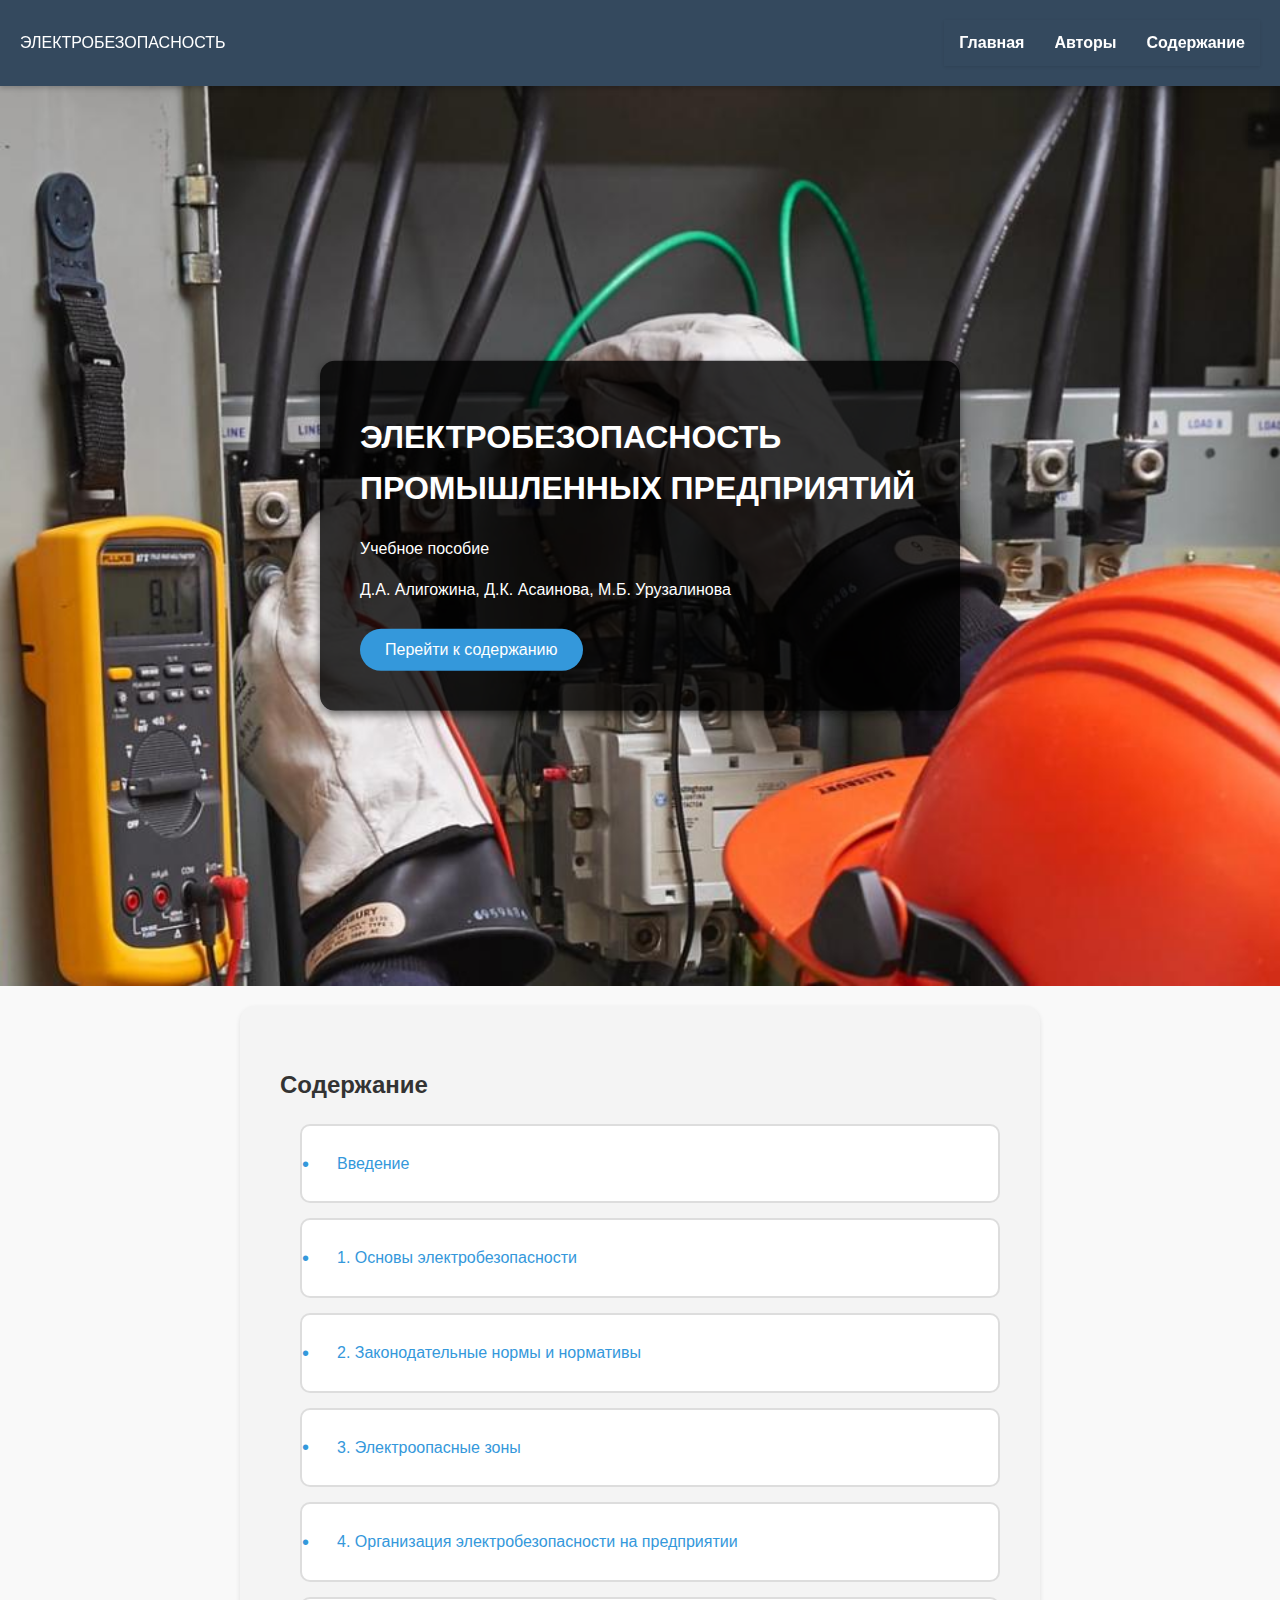
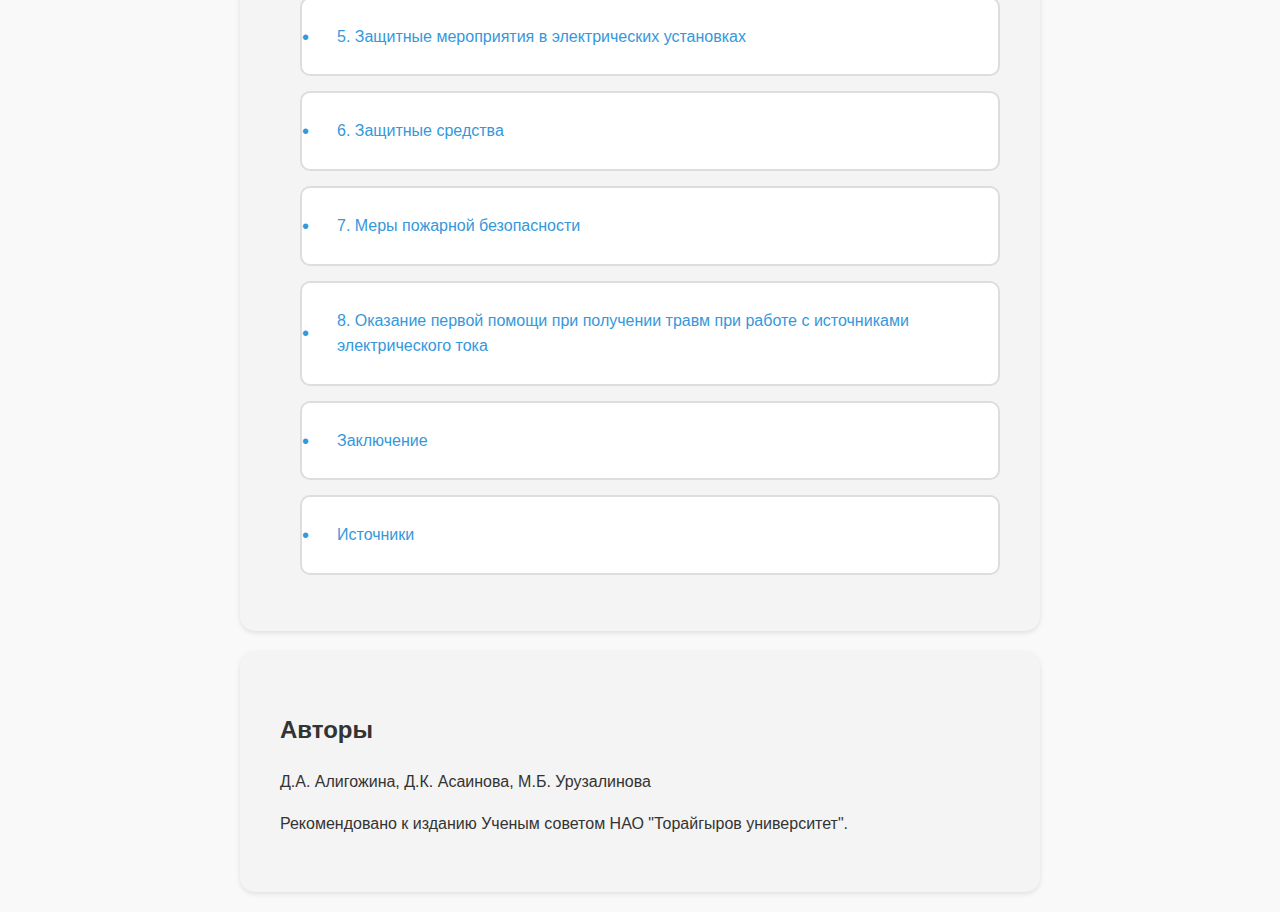
<file: index.html>
<!DOCTYPE html>
<html lang="ru">

<head>
  <meta charset="UTF-8">
  <meta name="viewport" content="width=device-width, initial-scale=1.0">
  <title>Электробезопасность: Главная</title>
  <link rel="stylesheet" href="styles.css">
  <script src="script.js" defer></script>

</head>

<body>
  <!-- Шапка -->
  <header class="header">
    <div class="logo">ЭЛЕКТРОБЕЗОПАСНОСТЬ</div>
    <nav class="nav">
      <a href="#home">Главная</a>
      <a href="#authors">Авторы</a>
      <a href="#content">Содержание</a>
    </nav>
  </header>

  <!-- Главная секция -->
  <main>
    <section id="home" class="home-section">
      <img src="images/background.jpg" alt="Электробезопасность" class="background-img">
      <div class="welcome-box">
        <h1>ЭЛЕКТРОБЕЗОПАСНОСТЬ ПРОМЫШЛЕННЫХ ПРЕДПРИЯТИЙ</h1>
        <p>Учебное пособие</p>
        <p>Д.А. Алигожина, Д.К. Асаинова, М.Б. Урузалинова</p>
        <button onclick="navigateToContent()">Перейти к содержанию</button>
      </div>
    </section>

    <!-- Секция содержания -->
    <section id="content" class="content-section">
      <h2>Содержание</h2>
      <ul>
        <li><a href="intro.html">Введение</a></li>
        <li><a href="chapter1.html">1. Основы электробезопасности</a></li>
        <li><a href="chapter2.html">2. Законодательные нормы и нормативы</a></li>
        <li><a href="chapter3.html">3. Электроопасные зоны</a></li>
        <li><a href="chapter4.html">4. Организация электробезопасности на предприятии</a></li>
        <li><a href="chapter5.html">5. Защитные мероприятия в электрических установках</a></li>
        <li><a href="chapter6.html">6. Защитные средства</a></li>
        <li><a href="chapter7.html">7. Меры пожарной безопасности</a></li>
        <li><a href="chapter8.html">8. Оказание первой помощи при получении травм при работе с источниками
            электрического тока</a></li>
        <li><a href="outro.html">Заключение</a></li>
        <li><a href="bsources.html">Источники</a></li>

      </ul>
    </section>

    <!-- Секция авторов -->
    <section id="authors" class="authors-section">
      <h2>Авторы</h2>
      <p>Д.А. Алигожина, Д.К. Асаинова, М.Б. Урузалинова</p>
      <p>Рекомендовано к изданию Ученым советом НАО "Торайгыров университет".</p>
    </section>
  </main>
</body>

</html>
</file>
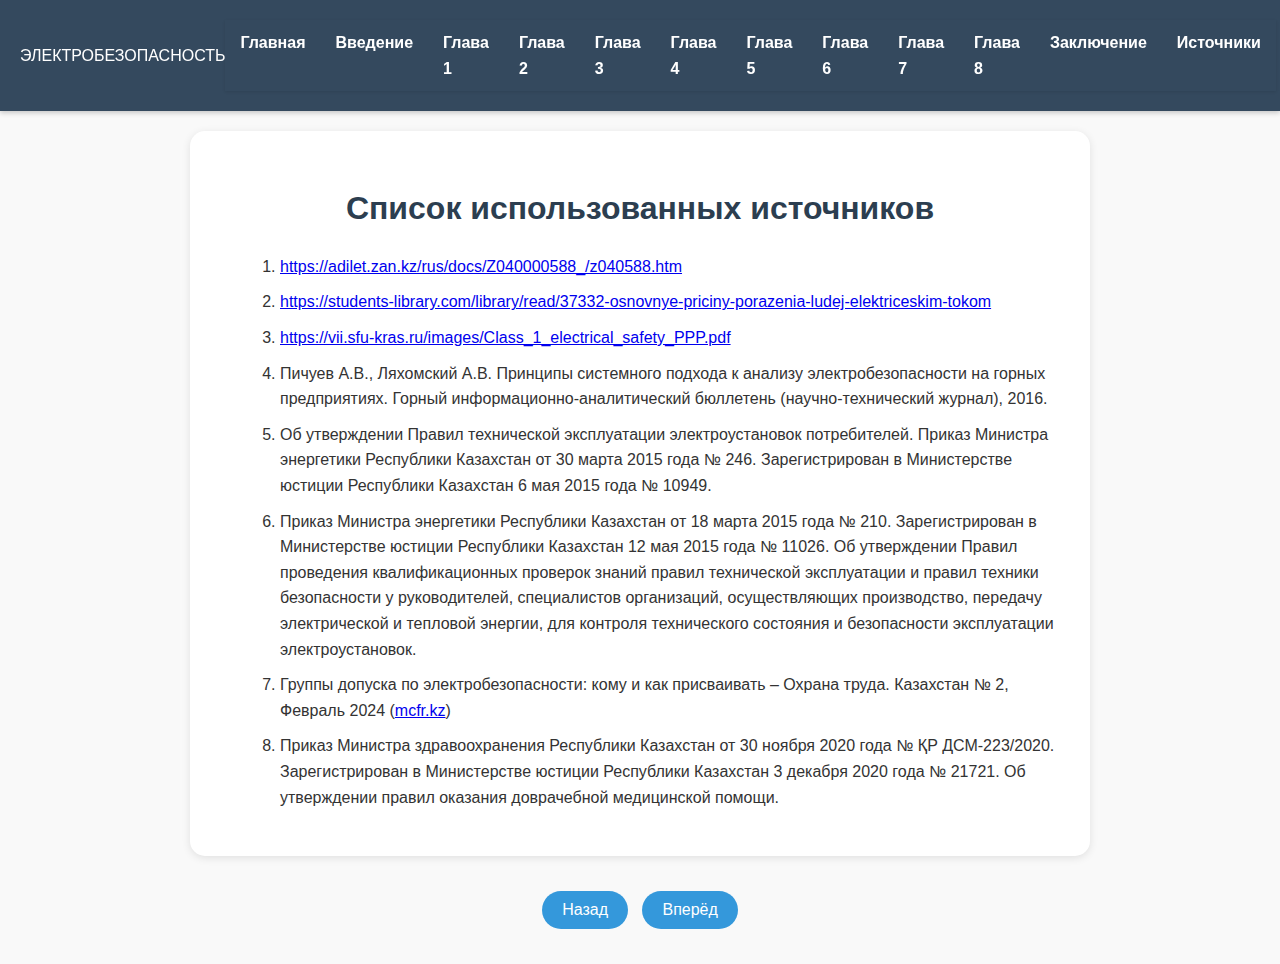
<file: bsources.html>
<!DOCTYPE html>
<html lang="ru">

<head>
  <meta charset="UTF-8">
  <meta name="viewport" content="width=device-width, initial-scale=1.0">
  <title>Введение</title>
  <link rel="stylesheet" href="styles.css">
</head>

<body>
  <header class="header">
    <div class="logo">ЭЛЕКТРОБЕЗОПАСНОСТЬ</div>
    <nav class="nav">
      <a href="index.html">Главная</a>
      <a href="intro.html">Введение</a>
      <a href="chapter1.html">Глава 1</a>
      <a href="chapter2.html">Глава 2</a>
      <a href="chapter3.html">Глава 3</a>
      <a href="chapter4.html">Глава 4</a>
      <a href="chapter5.html">Глава 5</a>
      <a href="chapter6.html">Глава 6</a>
      <a href="chapter7.html">Глава 7</a>
      <a href="chapter8.html">Глава 8</a>
      <a href="outro.html">Заключение</a>
      <a href="bsources.html">Источники</a>
    </nav>
  </header>

  <main>
    <section class="chapter-content">
      <section id="subchapter0-2">
        <h1>Список использованных источников</h1>
        <ol>
          <li>
            <a href="https://adilet.zan.kz/rus/docs/Z040000588_/z040588.htm" target="_blank">
              https://adilet.zan.kz/rus/docs/Z040000588_/z040588.htm
            </a>
          </li>
          <li>
            <a href="https://students-library.com/library/read/37332-osnovnye-priciny-porazenia-ludej-elektriceskim-tokom"
              target="_blank">
              https://students-library.com/library/read/37332-osnovnye-priciny-porazenia-ludej-elektriceskim-tokom
            </a>
          </li>
          <li>
            <a href="https://vii.sfu-kras.ru/images/Class_1_electrical_safety_PPP.pdf" target="_blank">
              https://vii.sfu-kras.ru/images/Class_1_electrical_safety_PPP.pdf
            </a>
          </li>
          <li>
            Пичуев А.В., Ляхомский А.В. Принципы системного подхода к анализу электробезопасности на горных
            предприятиях.
            Горный информационно-аналитический бюллетень (научно-технический журнал), 2016.
          </li>
          <li>
            Об утверждении Правил технической эксплуатации электроустановок потребителей. Приказ Министра энергетики
            Республики Казахстан от 30 марта 2015 года № 246. Зарегистрирован в Министерстве юстиции Республики
            Казахстан
            6 мая 2015 года № 10949.
          </li>
          <li>
            Приказ Министра энергетики Республики Казахстан от 18 марта 2015 года № 210. Зарегистрирован в Министерстве
            юстиции Республики Казахстан 12 мая 2015 года № 11026. Об утверждении Правил проведения квалификационных
            проверок знаний правил технической эксплуатации и правил техники безопасности у руководителей, специалистов
            организаций, осуществляющих производство, передачу электрической и тепловой энергии, для контроля
            технического
            состояния и безопасности эксплуатации электроустановок.
          </li>
          <li>
            Группы допуска по электробезопасности: кому и как присваивать – Охрана труда. Казахстан № 2, Февраль 2024
            (<a href="https://mcfr.kz" target="_blank">mcfr.kz</a>)
          </li>
          <li>
            Приказ Министра здравоохранения Республики Казахстан от 30 ноября 2020 года № ҚР ДСМ-223/2020.
            Зарегистрирован
            в Министерстве юстиции Республики Казахстан 3 декабря 2020 года № 21721. Об утверждении правил оказания
            доврачебной медицинской помощи.
          </li>
        </ol>
      </section>
    </section>

    <div class="navigation">
      <button onclick="location.href='outro.html'">Назад</button>
      <button onclick="location.href='index.html'">Вперёд</button>
    </div>
  </main>
</body>

</html>
</file>
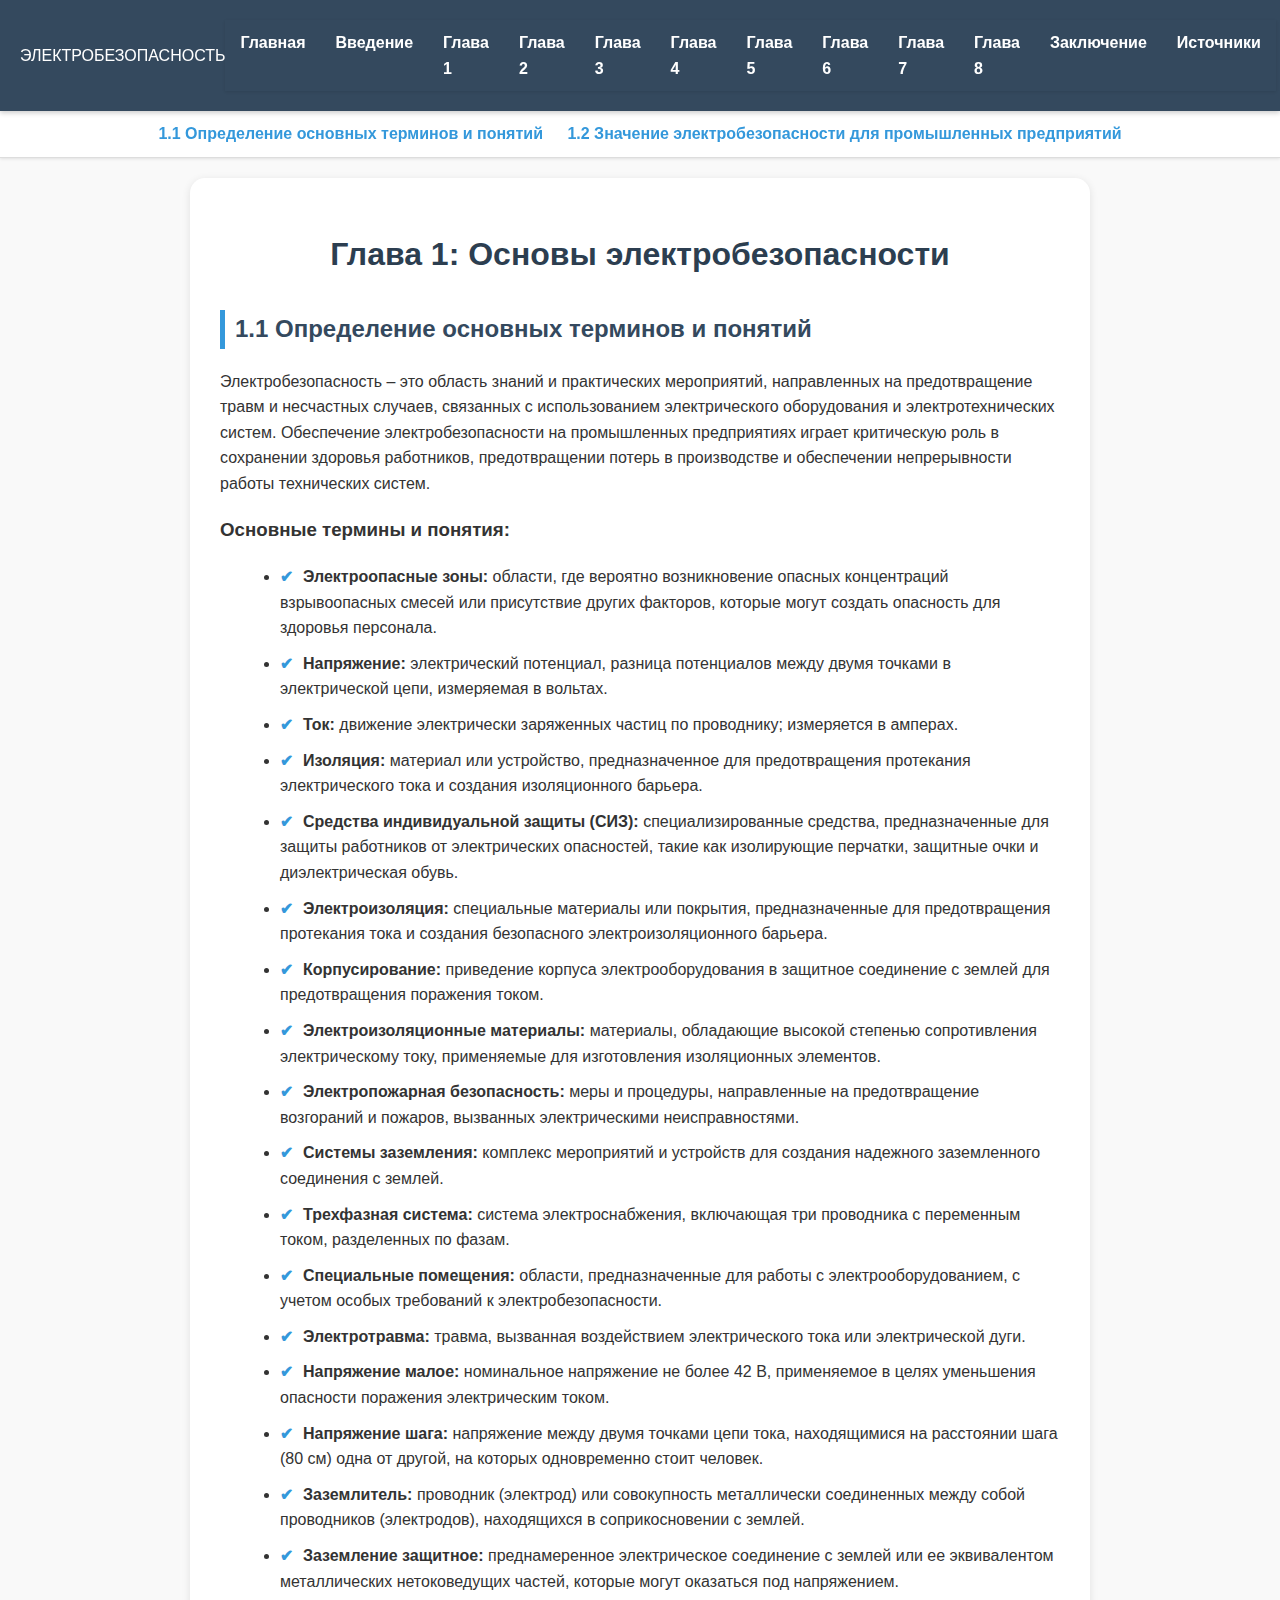
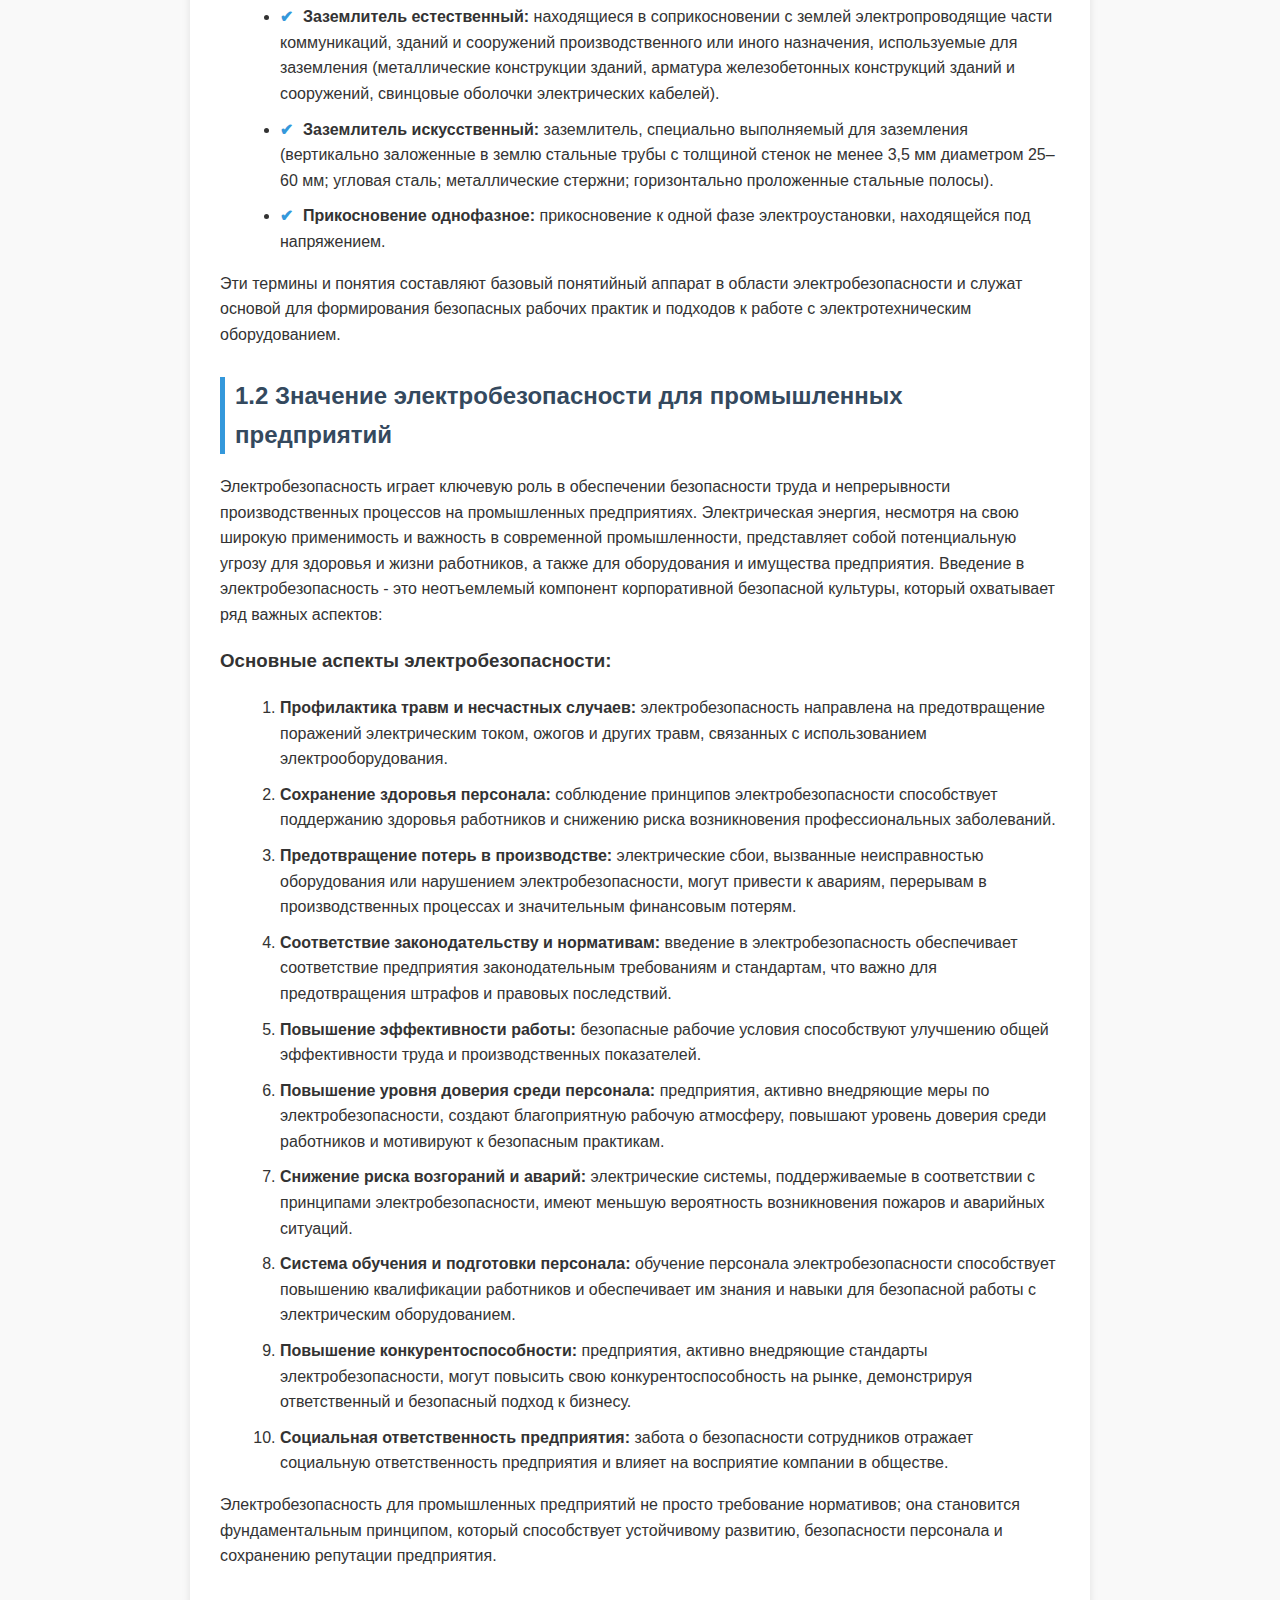
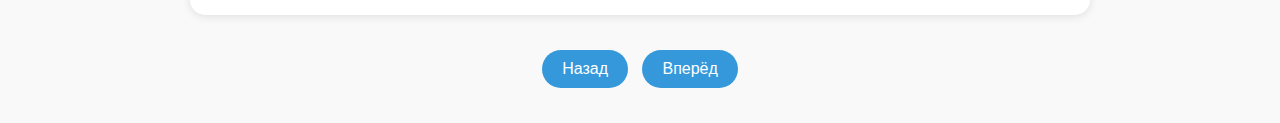
<file: chapter1.html>
<!DOCTYPE html>
<html lang="ru">

<head>
  <meta charset="UTF-8">
  <meta name="viewport" content="width=device-width, initial-scale=1.0">
  <title>Глава 1: Основы электробезопасности</title>
  <link rel="stylesheet" href="styles.css">
</head>

<body>
  <header class="header">
    <div class="logo">ЭЛЕКТРОБЕЗОПАСНОСТЬ</div>
    <nav class="nav">
      <a href="index.html">Главная</a>
      <a href="intro.html">Введение</a>
      <a href="chapter1.html">Глава 1</a>
      <a href="chapter2.html">Глава 2</a>
      <a href="chapter3.html">Глава 3</a>
      <a href="chapter4.html">Глава 4</a>
      <a href="chapter5.html">Глава 5</a>
      <a href="chapter6.html">Глава 6</a>
      <a href="chapter7.html">Глава 7</a>
      <a href="chapter8.html">Глава 8</a>
      <a href="outro.html">Заключение</a>
      <a href="bsources.html">Источники</a>

    </nav>
  </header>

  <main>
    <!-- Навигация внутри главы -->
    <nav class="chapter-nav">
      <a href="#subchapter1-1">1.1 Определение основных терминов и понятий</a>
      <a href="#subchapter1-2">1.2 Значение электробезопасности для промышленных предприятий</a>
    </nav>

    <!-- Основной контент -->
    <section class="chapter-content">
      <h1>Глава 1: Основы электробезопасности</h1>

      <!-- Подглава 1.1 -->
      <section id="subchapter1-1">
        <h2>1.1 Определение основных терминов и понятий</h2>
        <p>
          Электробезопасность – это область знаний и практических мероприятий, направленных на предотвращение травм и
          несчастных случаев, связанных с использованием электрического оборудования и электротехнических систем.
          Обеспечение электробезопасности на промышленных предприятиях играет критическую роль в сохранении здоровья
          работников, предотвращении потерь в производстве и обеспечении непрерывности работы технических систем.
        </p>
        <h3>Основные термины и понятия:</h3>
        <ul>
          <li><strong>Электроопасные зоны:</strong> области, где вероятно возникновение опасных концентраций
            взрывоопасных смесей или присутствие других факторов, которые могут создать опасность для здоровья
            персонала.</li>
          <li><strong>Напряжение:</strong> электрический потенциал, разница потенциалов между двумя точками в
            электрической цепи, измеряемая в вольтах.</li>
          <li><strong>Ток:</strong> движение электрически заряженных частиц по проводнику; измеряется в амперах.</li>
          <li><strong>Изоляция:</strong> материал или устройство, предназначенное для предотвращения протекания
            электрического тока и создания изоляционного барьера.</li>
          <li><strong>Средства индивидуальной защиты (СИЗ):</strong> специализированные средства, предназначенные для
            защиты работников от электрических опасностей, такие как изолирующие перчатки, защитные очки и
            диэлектрическая обувь.</li>
          <li><strong>Электроизоляция:</strong> специальные материалы или покрытия, предназначенные для предотвращения
            протекания тока и создания безопасного электроизоляционного барьера.</li>
          <li><strong>Корпусирование:</strong> приведение корпуса электрооборудования в защитное соединение с землей для
            предотвращения поражения током.</li>
          <li><strong>Электроизоляционные материалы:</strong> материалы, обладающие высокой степенью сопротивления
            электрическому току, применяемые для изготовления изоляционных элементов.</li>
          <li><strong>Электропожарная безопасность:</strong> меры и процедуры, направленные на предотвращение
            возгораний и пожаров, вызванных электрическими неисправностями.</li>
          <li><strong>Системы заземления:</strong> комплекс мероприятий и устройств для создания надежного заземленного
            соединения с землей.</li>
          <li><strong>Трехфазная система:</strong> система электроснабжения, включающая три проводника с переменным
            током, разделенных по фазам.</li>
          <li><strong>Специальные помещения:</strong> области, предназначенные для работы с электрооборудованием, с
            учетом особых требований к электробезопасности.</li>
          <li><strong>Электротравма:</strong> травма, вызванная воздействием электрического тока или электрической
            дуги.</li>
          <li><strong>Напряжение малое:</strong> номинальное напряжение не более 42 В, применяемое в целях уменьшения
            опасности поражения электрическим током.</li>
          <li><strong>Напряжение шага:</strong> напряжение между двумя точками цепи тока, находящимися на расстоянии
            шага (80 см) одна от другой, на которых одновременно стоит человек.</li>
          <li><strong>Заземлитель:</strong> проводник (электрод) или совокупность металлически соединенных между собой
            проводников (электродов), находящихся в соприкосновении с землей.</li>
          <li><strong>Заземление защитное:</strong> преднамеренное электрическое соединение с землей или ее эквивалентом
            металлических нетоковедущих частей, которые могут оказаться под напряжением.</li>
          <li><strong>Заземлитель естественный:</strong> находящиеся в соприкосновении с землей электропроводящие части
            коммуникаций, зданий и сооружений производственного или иного назначения, используемые для заземления
            (металлические конструкции зданий, арматура железобетонных конструкций зданий и сооружений, свинцовые
            оболочки электрических кабелей).</li>
          <li><strong>Заземлитель искусственный:</strong> заземлитель, специально выполняемый для заземления
            (вертикально заложенные в землю стальные трубы с толщиной стенок не менее 3,5 мм диаметром 25–60 мм;
            угловая сталь; металлические стержни; горизонтально проложенные стальные полосы).</li>
          <li><strong>Прикосновение однофазное:</strong> прикосновение к одной фазе электроустановки, находящейся под
            напряжением.</li>
        </ul>
        <p>
          Эти термины и понятия составляют базовый понятийный аппарат в области электробезопасности и служат основой
          для формирования безопасных рабочих практик и подходов к работе с электротехническим оборудованием.
        </p>
      </section>

      <!-- Подглава 1.2 -->
      <section id="subchapter1-2">
        <h2>1.2 Значение электробезопасности для промышленных предприятий</h2>
        <p>
          Электробезопасность играет ключевую роль в обеспечении безопасности труда и непрерывности производственных
          процессов
          на промышленных предприятиях. Электрическая энергия, несмотря на свою широкую применимость и важность в
          современной
          промышленности, представляет собой потенциальную угрозу для здоровья и жизни работников, а также для
          оборудования и
          имущества предприятия. Введение в электробезопасность - это неотъемлемый компонент корпоративной безопасной
          культуры,
          который охватывает ряд важных аспектов:
        </p>
        <h3>Основные аспекты электробезопасности:</h3>
        <ol>
          <li>
            <strong>Профилактика травм и несчастных случаев:</strong> электробезопасность направлена на предотвращение
            поражений электрическим током, ожогов и других травм, связанных с использованием электрооборудования.
          </li>
          <li>
            <strong>Сохранение здоровья персонала:</strong> соблюдение принципов электробезопасности способствует
            поддержанию
            здоровья работников и снижению риска возникновения профессиональных заболеваний.
          </li>
          <li>
            <strong>Предотвращение потерь в производстве:</strong> электрические сбои, вызванные неисправностью
            оборудования или
            нарушением электробезопасности, могут привести к авариям, перерывам в производственных процессах и
            значительным
            финансовым потерям.
          </li>
          <li>
            <strong>Соответствие законодательству и нормативам:</strong> введение в электробезопасность обеспечивает
            соответствие
            предприятия законодательным требованиям и стандартам, что важно для предотвращения штрафов и правовых
            последствий.
          </li>
          <li>
            <strong>Повышение эффективности работы:</strong> безопасные рабочие условия способствуют улучшению общей
            эффективности труда и производственных показателей.
          </li>
          <li>
            <strong>Повышение уровня доверия среди персонала:</strong> предприятия, активно внедряющие меры по
            электробезопасности,
            создают благоприятную рабочую атмосферу, повышают уровень доверия среди работников и мотивируют к безопасным
            практикам.
          </li>
          <li>
            <strong>Снижение риска возгораний и аварий:</strong> электрические системы, поддерживаемые в соответствии с
            принципами
            электробезопасности, имеют меньшую вероятность возникновения пожаров и аварийных ситуаций.
          </li>
          <li>
            <strong>Система обучения и подготовки персонала:</strong> обучение персонала электробезопасности
            способствует
            повышению квалификации работников и обеспечивает им знания и навыки для безопасной работы с электрическим
            оборудованием.
          </li>
          <li>
            <strong>Повышение конкурентоспособности:</strong> предприятия, активно внедряющие стандарты
            электробезопасности,
            могут повысить свою конкурентоспособность на рынке, демонстрируя ответственный и безопасный подход к
            бизнесу.
          </li>
          <li>
            <strong>Социальная ответственность предприятия:</strong> забота о безопасности сотрудников отражает
            социальную
            ответственность предприятия и влияет на восприятие компании в обществе.
          </li>
        </ol>
        <p>
          Электробезопасность для промышленных предприятий не просто требование нормативов; она становится
          фундаментальным
          принципом, который способствует устойчивому развитию, безопасности персонала и сохранению репутации
          предприятия.
        </p>
      </section>
    </section>

    <!-- Навигация между главами -->
    <div class="navigation">
      <button onclick="location.href='index.html'">Назад</button>
      <button onclick="location.href='chapter2.html'">Вперёд</button>
    </div>
  </main>
</body>

</html>
</file>
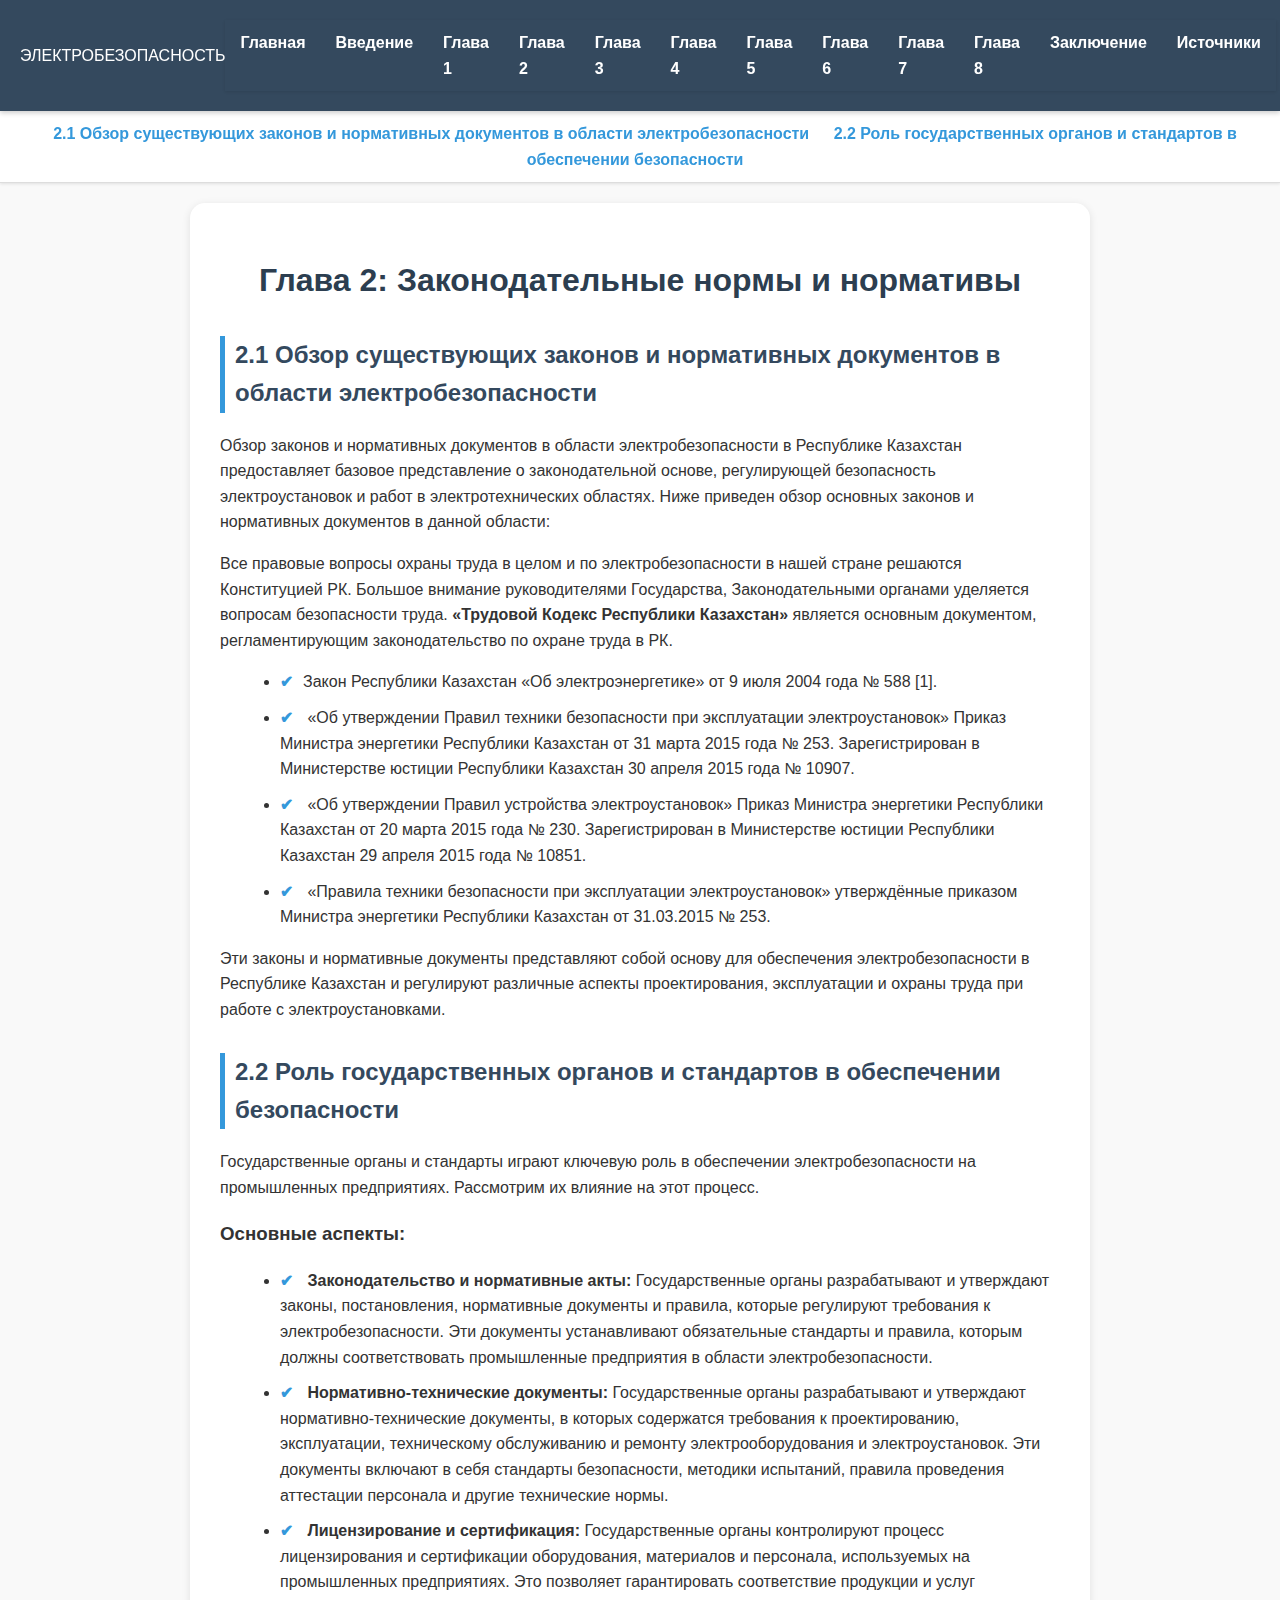
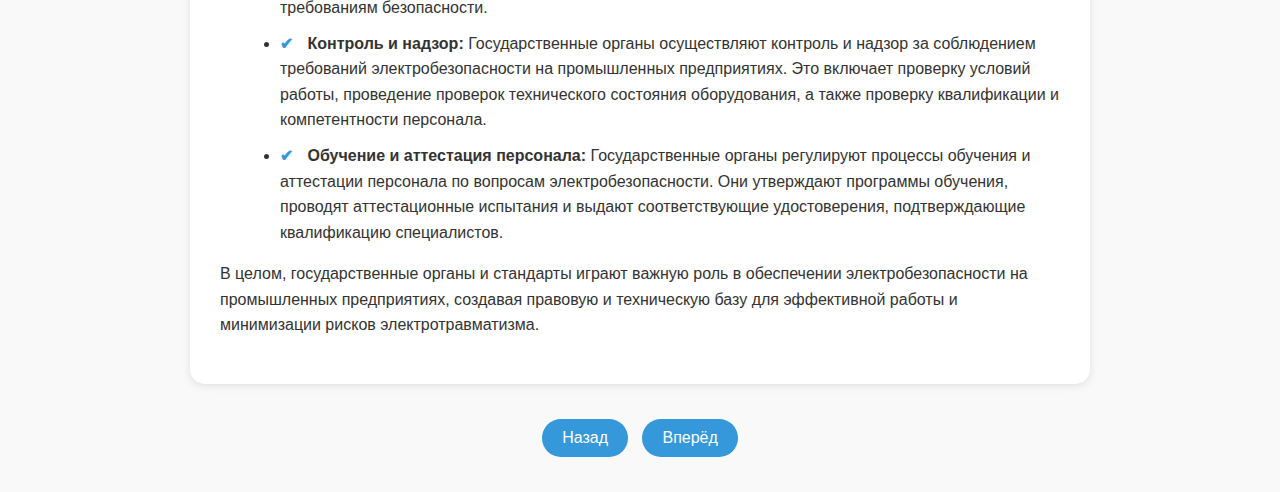
<file: chapter2.html>
<!DOCTYPE html>
<html lang="ru">

<head>
  <meta charset="UTF-8">
  <meta name="viewport" content="width=device-width, initial-scale=1.0">
  <title>Глава 2: Законодательные нормы и нормативы</title>
  <link rel="stylesheet" href="styles.css">
</head>

<body>
  <header class="header">
    <div class="logo">ЭЛЕКТРОБЕЗОПАСНОСТЬ</div>
    <nav class="nav">
      <a href="index.html">Главная</a>
      <a href="intro.html">Введение</a>
      <a href="chapter1.html">Глава 1</a>
      <a href="chapter2.html">Глава 2</a>
      <a href="chapter3.html">Глава 3</a>
      <a href="chapter4.html">Глава 4</a>
      <a href="chapter5.html">Глава 5</a>
      <a href="chapter6.html">Глава 6</a>
      <a href="chapter7.html">Глава 7</a>
      <a href="chapter8.html">Глава 8</a>
      <a href="outro.html">Заключение</a>
      <a href="bsources.html">Источники</a>

    </nav>
  </header>

  <main>
    <!-- Навигация внутри главы -->
    <nav class="chapter-nav">
      <a href="#subchapter1-1">2.1 Обзор существующих законов и нормативных документов в области электробезопасности</a>
      <a href="#subchapter1-2">2.2 Роль государственных органов и стандартов в обеспечении безопасности</a>
    </nav>

    <section class="chapter-content">
      <h1>Глава 2: Законодательные нормы и нормативы </h1>
      <section id="subchapter2-1">
        <h2>2.1 Обзор существующих законов и нормативных документов в области электробезопасности</h2>
        <p>
          Обзор законов и нормативных документов в области электробезопасности в Республике Казахстан предоставляет
          базовое
          представление о законодательной основе, регулирующей безопасность электроустановок и работ в
          электротехнических
          областях.
          Ниже приведен обзор основных законов и нормативных документов в данной области:
        </p>
        <p>
          Все правовые вопросы охраны труда в целом и по электробезопасности в нашей стране решаются Конституцией РК.
          Большое
          внимание
          руководителями Государства, Законодательными органами уделяется вопросам безопасности труда.
          <strong>«Трудовой Кодекс Республики Казахстан»</strong> является основным документом, регламентирующим
          законодательство по охране труда в РК.
        </p>
        <ul>
          <li>Закон Республики Казахстан «Об электроэнергетике» от 9 июля 2004 года № 588 [1].</li>
          <li>
            «Об утверждении Правил техники безопасности при эксплуатации электроустановок» Приказ Министра энергетики
            Республики
            Казахстан от 31 марта 2015 года № 253. Зарегистрирован в Министерстве юстиции Республики Казахстан 30 апреля
            2015
            года № 10907.
          </li>
          <li>
            «Об утверждении Правил устройства электроустановок» Приказ Министра энергетики Республики Казахстан от 20
            марта
            2015 года № 230.
            Зарегистрирован в Министерстве юстиции Республики Казахстан 29 апреля 2015 года № 10851.
          </li>
          <li>
            «Правила техники безопасности при эксплуатации электроустановок» утверждённые приказом Министра энергетики
            Республики Казахстан от 31.03.2015 № 253.
          </li>
        </ul>
        <p>
          Эти законы и нормативные документы представляют собой основу для обеспечения электробезопасности в Республике
          Казахстан
          и регулируют различные аспекты проектирования, эксплуатации и охраны труда при работе с электроустановками.
        </p>
      </section>

      <section id="subchapter2-2">
        <h2>2.2 Роль государственных органов и стандартов в обеспечении безопасности</h2>
        <p>
          Государственные органы и стандарты играют ключевую роль в обеспечении электробезопасности на промышленных
          предприятиях.
          Рассмотрим их влияние на этот процесс.
        </p>
        <h3>Основные аспекты:</h3>
        <ul>
          <li>
            <strong>Законодательство и нормативные акты:</strong> Государственные органы разрабатывают и утверждают
            законы,
            постановления,
            нормативные документы и правила, которые регулируют требования к электробезопасности. Эти документы
            устанавливают
            обязательные стандарты и правила, которым должны соответствовать промышленные предприятия в области
            электробезопасности.
          </li>
          <li>
            <strong>Нормативно-технические документы:</strong> Государственные органы разрабатывают и утверждают
            нормативно-технические документы,
            в которых содержатся требования к проектированию, эксплуатации, техническому обслуживанию и ремонту
            электрооборудования и электроустановок.
            Эти документы включают в себя стандарты безопасности, методики испытаний, правила проведения аттестации
            персонала
            и другие технические нормы.
          </li>
          <li>
            <strong>Лицензирование и сертификация:</strong> Государственные органы контролируют процесс лицензирования и
            сертификации оборудования,
            материалов и персонала, используемых на промышленных предприятиях. Это позволяет гарантировать соответствие
            продукции и услуг
            требованиям безопасности.
          </li>
          <li>
            <strong>Контроль и надзор:</strong> Государственные органы осуществляют контроль и надзор за соблюдением
            требований электробезопасности
            на промышленных предприятиях. Это включает проверку условий работы, проведение проверок технического
            состояния
            оборудования,
            а также проверку квалификации и компетентности персонала.
          </li>
          <li>
            <strong>Обучение и аттестация персонала:</strong> Государственные органы регулируют процессы обучения и
            аттестации
            персонала
            по вопросам электробезопасности. Они утверждают программы обучения, проводят аттестационные испытания и
            выдают
            соответствующие удостоверения,
            подтверждающие квалификацию специалистов.
          </li>
        </ul>
        <p>
          В целом, государственные органы и стандарты играют важную роль в обеспечении электробезопасности на
          промышленных
          предприятиях,
          создавая правовую и техническую базу для эффективной работы и минимизации рисков электротравматизма.
        </p>
      </section>
    </section>

    <div class="navigation">
      <button onclick="location.href='chapter1.html'">Назад</button>
      <button onclick="location.href='chapter3.html'">Вперёд</button>
    </div>
  </main>
</body>

</html>
</file>
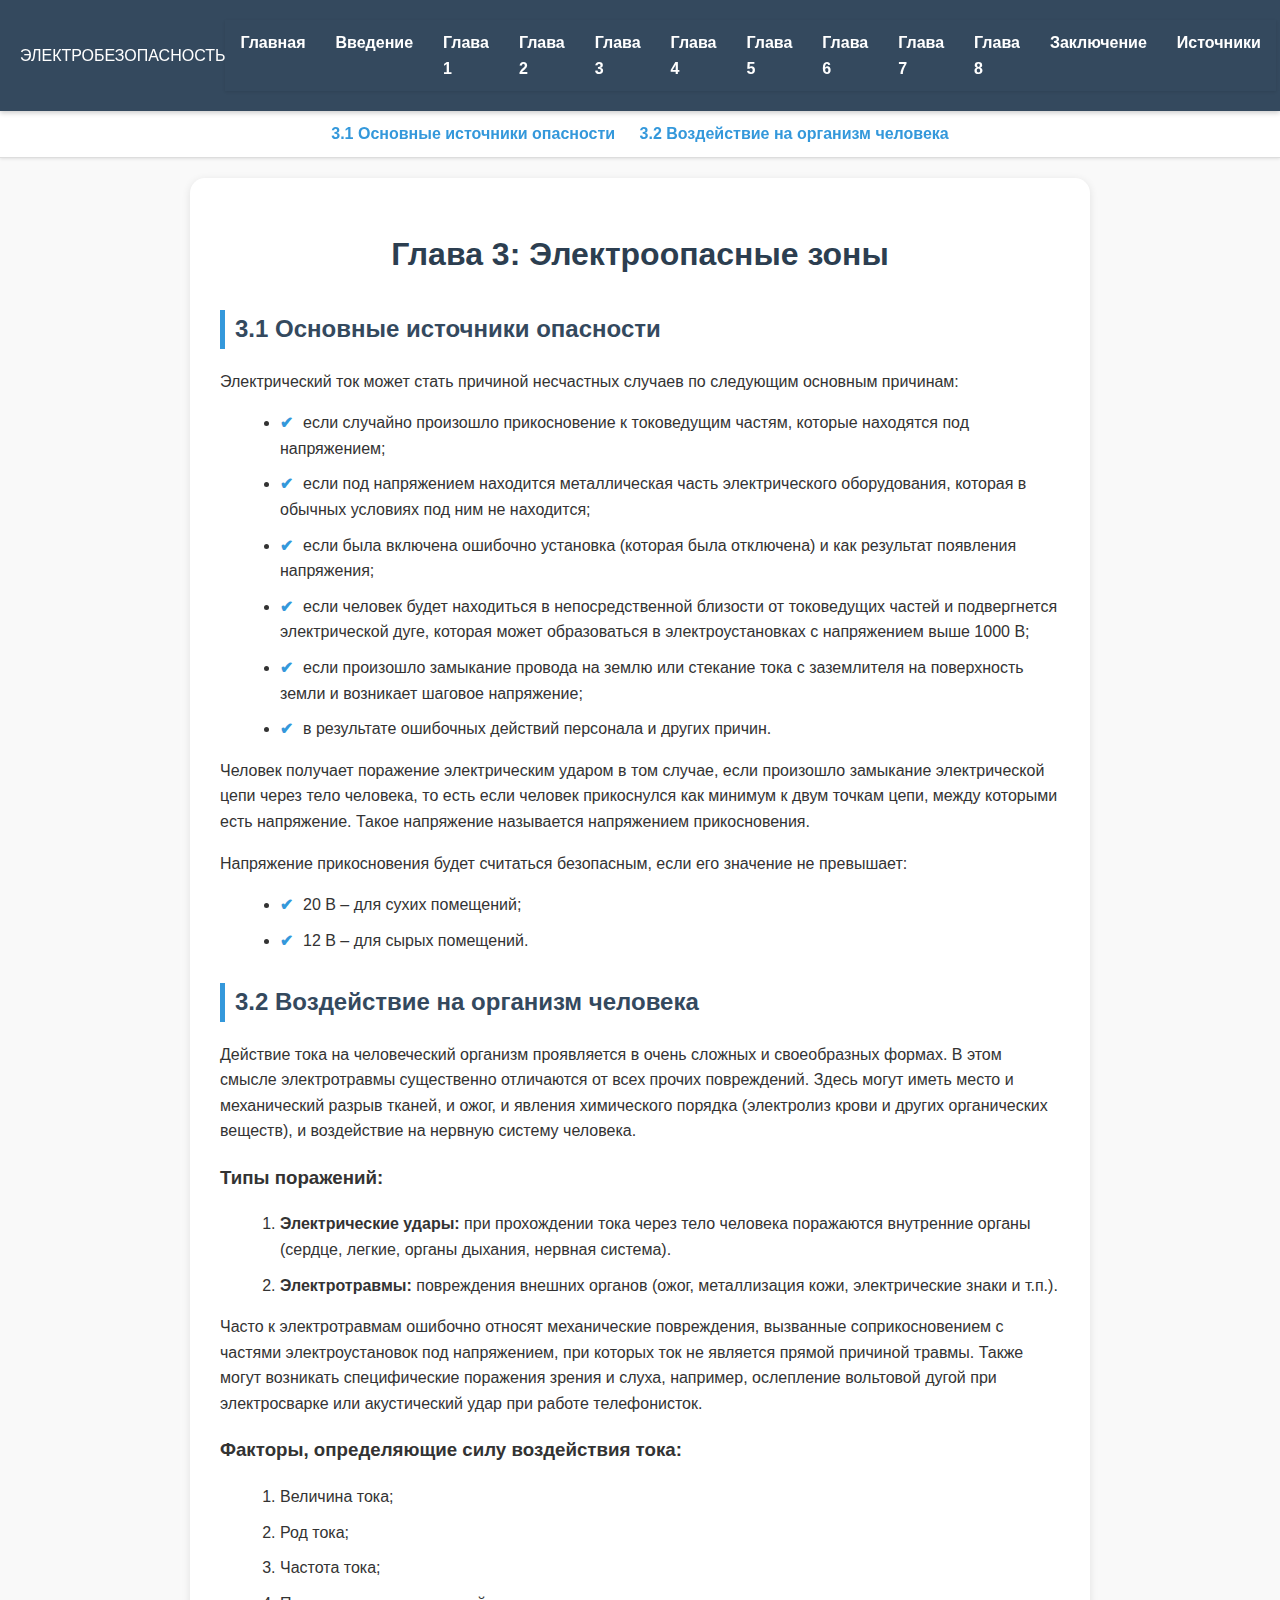
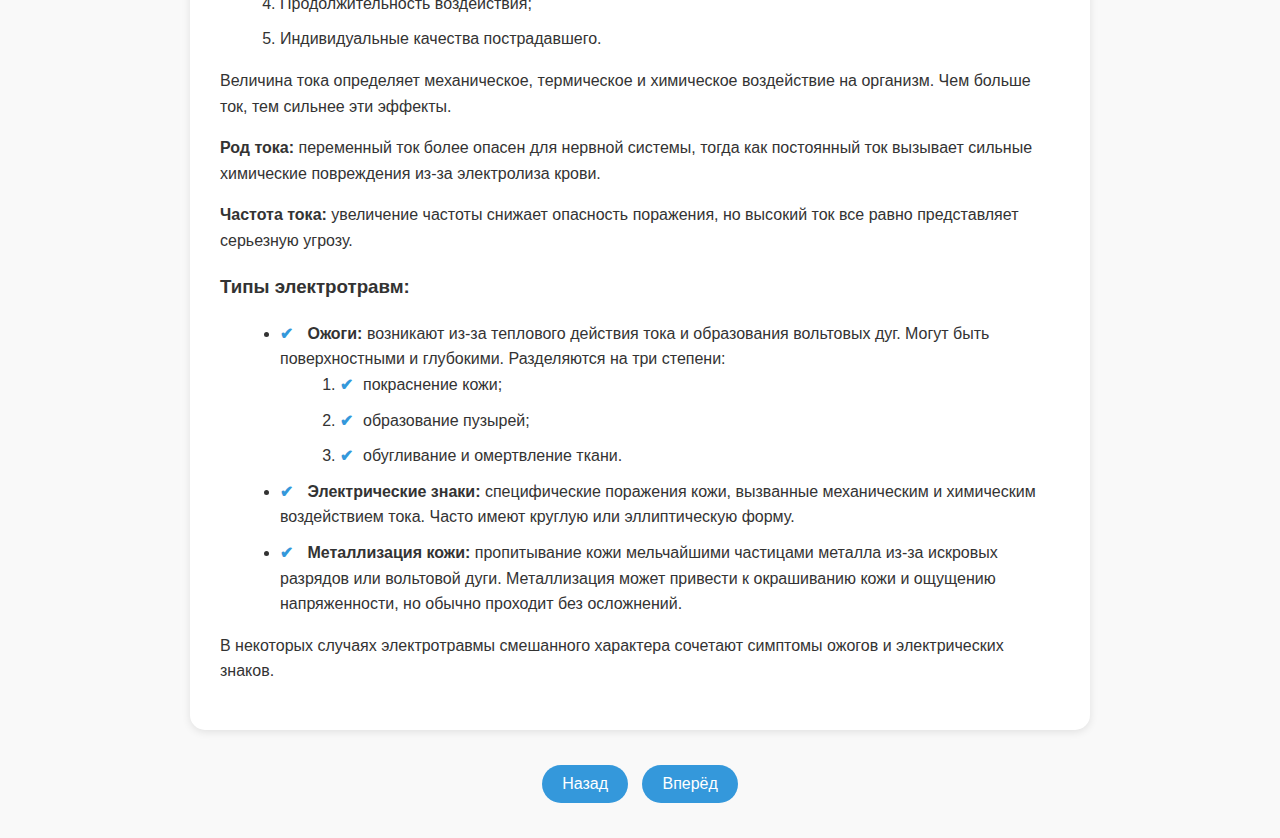
<file: chapter3.html>
<!DOCTYPE html>
<html lang="ru">

<head>
  <meta charset="UTF-8">
  <meta name="viewport" content="width=device-width, initial-scale=1.0">
  <title>Глава 3: Электроопасные зоны</title>
  <link rel="stylesheet" href="styles.css">
</head>

<body>
  <header class="header">
    <div class="logo">ЭЛЕКТРОБЕЗОПАСНОСТЬ</div>
    <nav class="nav">
      <a href="index.html">Главная</a>
      <a href="intro.html">Введение</a>
      <a href="chapter1.html">Глава 1</a>
      <a href="chapter2.html">Глава 2</a>
      <a href="chapter3.html">Глава 3</a>
      <a href="chapter4.html">Глава 4</a>
      <a href="chapter5.html">Глава 5</a>
      <a href="chapter6.html">Глава 6</a>
      <a href="chapter7.html">Глава 7</a>
      <a href="chapter8.html">Глава 8</a>
      <a href="outro.html">Заключение</a>
      <a href="bsources.html">Источники</a>

    </nav>
  </header>

  <main>
    <!-- Навигация внутри главы -->
    <nav class="chapter-nav">
      <a href="#subchapter1-1">3.1 Основные источники опасности</a>
      <a href="#subchapter1-2">3.2 Воздействие на организм человека</a>
    </nav>
    <section class="chapter-content">
      <section id="subchapter3-1">
        <h1>Глава 3: Электроопасные зоны</h1>
        <h2>3.1 Основные источники опасности</h2>
        <p>
          Электрический ток может стать причиной несчастных случаев по следующим основным причинам:
        </p>
        <ul>
          <li>если случайно произошло прикосновение к токоведущим частям, которые находятся под напряжением;</li>
          <li>если под напряжением находится металлическая часть электрического оборудования, которая в обычных условиях
            под
            ним не находится;</li>
          <li>если была включена ошибочно установка (которая была отключена) и как результат появления напряжения;</li>
          <li>если человек будет находиться в непосредственной близости от токоведущих частей и подвергнется
            электрической
            дуге, которая может образоваться в электроустановках с напряжением выше 1000 В;</li>
          <li>если произошло замыкание провода на землю или стекание тока с заземлителя на поверхность земли и возникает
            шаговое напряжение;</li>
          <li>в результате ошибочных действий персонала и других причин.</li>
        </ul>
        <p>
          Человек получает поражение электрическим ударом в том случае, если произошло замыкание электрической цепи
          через
          тело
          человека, то есть если человек прикоснулся как минимум к двум точкам цепи, между которыми есть напряжение.
          Такое
          напряжение называется напряжением прикосновения.
        </p>
        <p>
          Напряжение прикосновения будет считаться безопасным, если его значение не превышает:
        </p>
        <ul>
          <li>20 В – для сухих помещений;</li>
          <li>12 В – для сырых помещений.</li>
        </ul>
      </section>

      <section id="subchapter3-2">
        <h2>3.2 Воздействие на организм человека</h2>
        <p>
          Действие тока на человеческий организм проявляется в очень сложных и своеобразных формах. В этом смысле
          электротравмы
          существенно отличаются от всех прочих повреждений. Здесь могут иметь место и механический разрыв тканей, и
          ожог,
          и
          явления химического порядка (электролиз крови и других органических веществ), и воздействие на нервную систему
          человека.
        </p>
        <h3>Типы поражений:</h3>
        <ol>
          <li>
            <strong>Электрические удары:</strong> при прохождении тока через тело человека поражаются внутренние органы
            (сердце, легкие, органы дыхания, нервная система).
          </li>
          <li>
            <strong>Электротравмы:</strong> повреждения внешних органов (ожог, металлизация кожи, электрические знаки и
            т.п.).
          </li>
        </ol>
        <p>
          Часто к электротравмам ошибочно относят механические повреждения, вызванные соприкосновением с частями
          электроустановок под напряжением, при которых ток не является прямой причиной травмы. Также могут возникать
          специфические
          поражения зрения и слуха, например, ослепление вольтовой дугой при электросварке или акустический удар при
          работе
          телефонисток.
        </p>
        <h3>Факторы, определяющие силу воздействия тока:</h3>
        <ol>
          <li>Величина тока;</li>
          <li>Род тока;</li>
          <li>Частота тока;</li>
          <li>Продолжительность воздействия;</li>
          <li>Индивидуальные качества пострадавшего.</li>
        </ol>
        <p>
          Величина тока определяет механическое, термическое и химическое воздействие на организм. Чем больше ток, тем
          сильнее
          эти эффекты.
        </p>
        <p>
          <strong>Род тока:</strong> переменный ток более опасен для нервной системы, тогда как постоянный ток вызывает
          сильные химические повреждения из-за электролиза крови.
        </p>
        <p>
          <strong>Частота тока:</strong> увеличение частоты снижает опасность поражения, но высокий ток все равно
          представляет
          серьезную угрозу.
        </p>
        <h3>Типы электротравм:</h3>
        <ul>
          <li>
            <strong>Ожоги:</strong> возникают из-за теплового действия тока и образования вольтовых дуг. Могут быть
            поверхностными и глубокими. Разделяются на три степени:
            <ol>
              <li>покраснение кожи;</li>
              <li>образование пузырей;</li>
              <li>обугливание и омертвление ткани.</li>
            </ol>
          </li>
          <li>
            <strong>Электрические знаки:</strong> специфические поражения кожи, вызванные механическим и химическим
            воздействием тока. Часто имеют круглую или эллиптическую форму.
          </li>
          <li>
            <strong>Металлизация кожи:</strong> пропитывание кожи мельчайшими частицами металла из-за искровых разрядов
            или вольтовой дуги. Металлизация может привести к окрашиванию кожи и ощущению напряженности, но обычно
            проходит
            без осложнений.
          </li>
        </ul>
        <p>
          В некоторых случаях электротравмы смешанного характера сочетают симптомы ожогов и электрических знаков.
        </p>
      </section>
    </section>
    <div class="navigation">
      <button onclick="location.href='chapter2.html'">Назад</button>
      <button onclick="location.href='chapter4.html'">Вперёд</button>
    </div>
  </main>
</body>
</file>
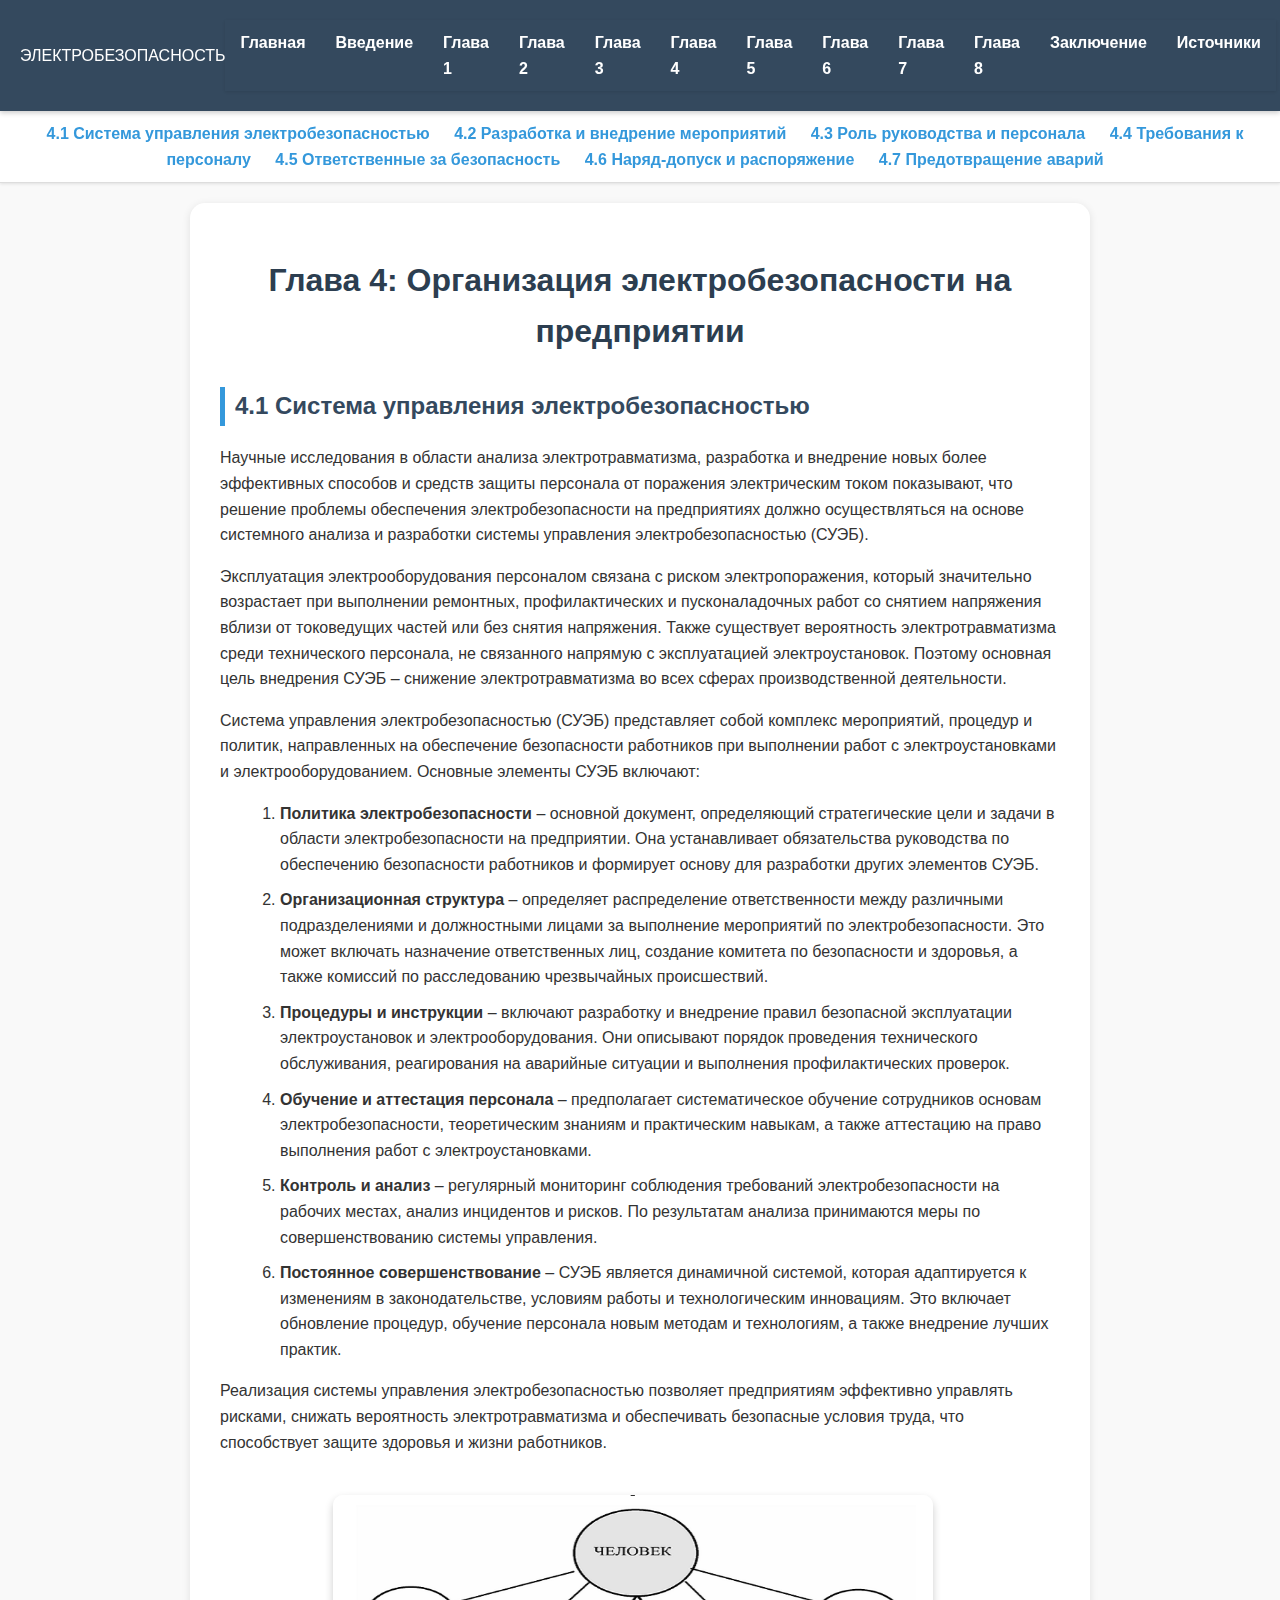
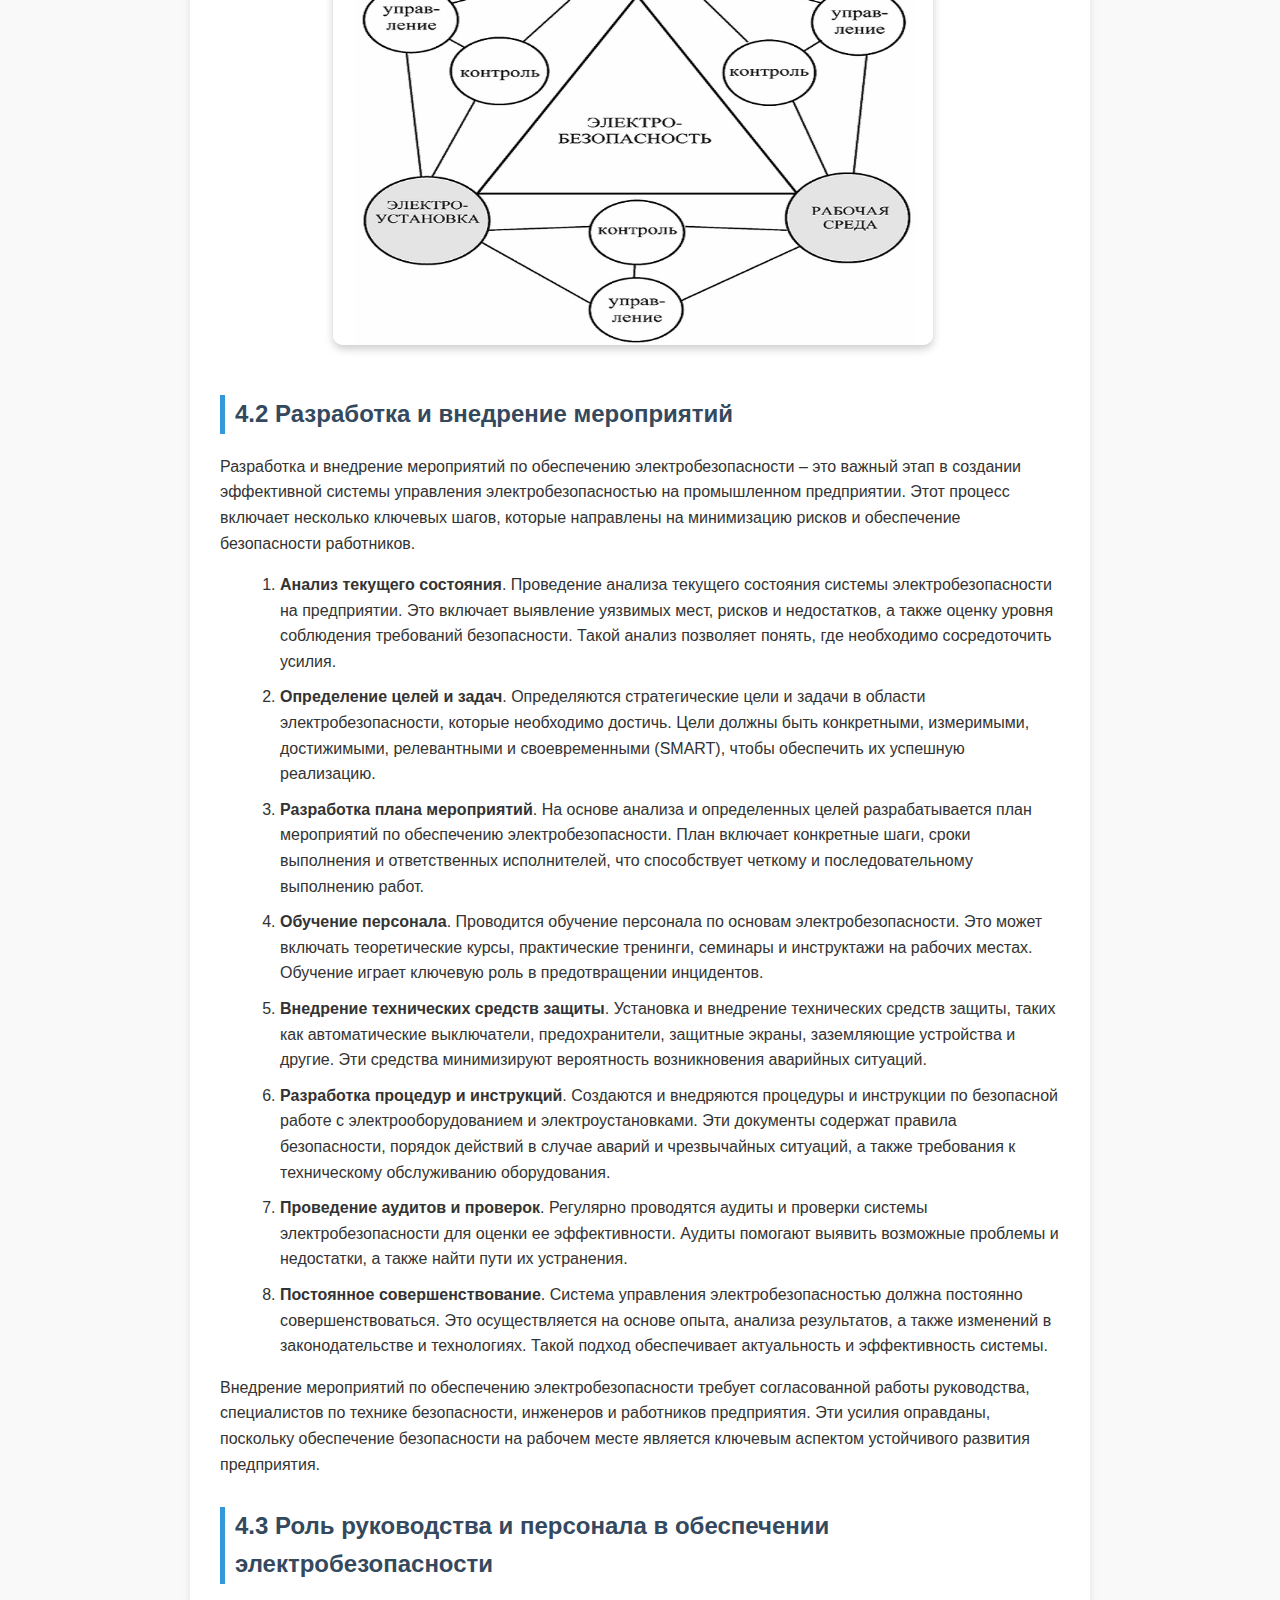
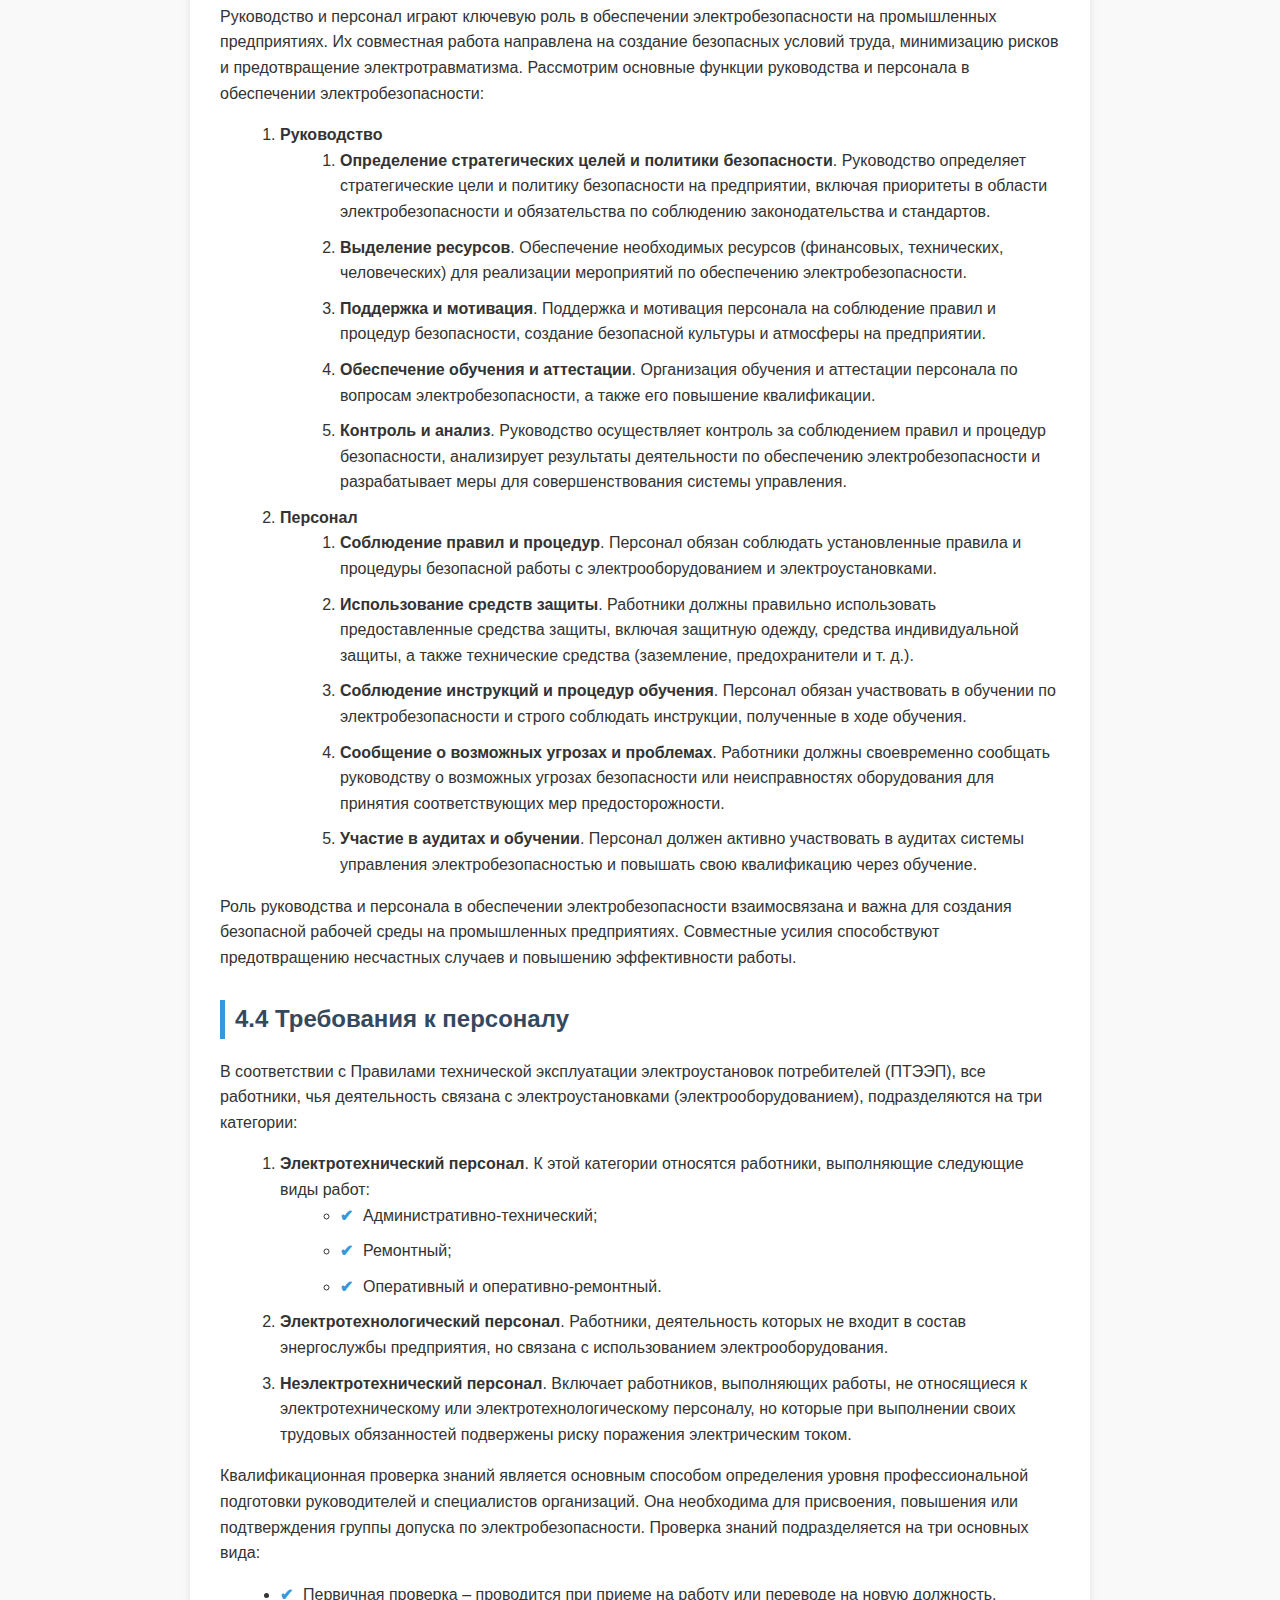
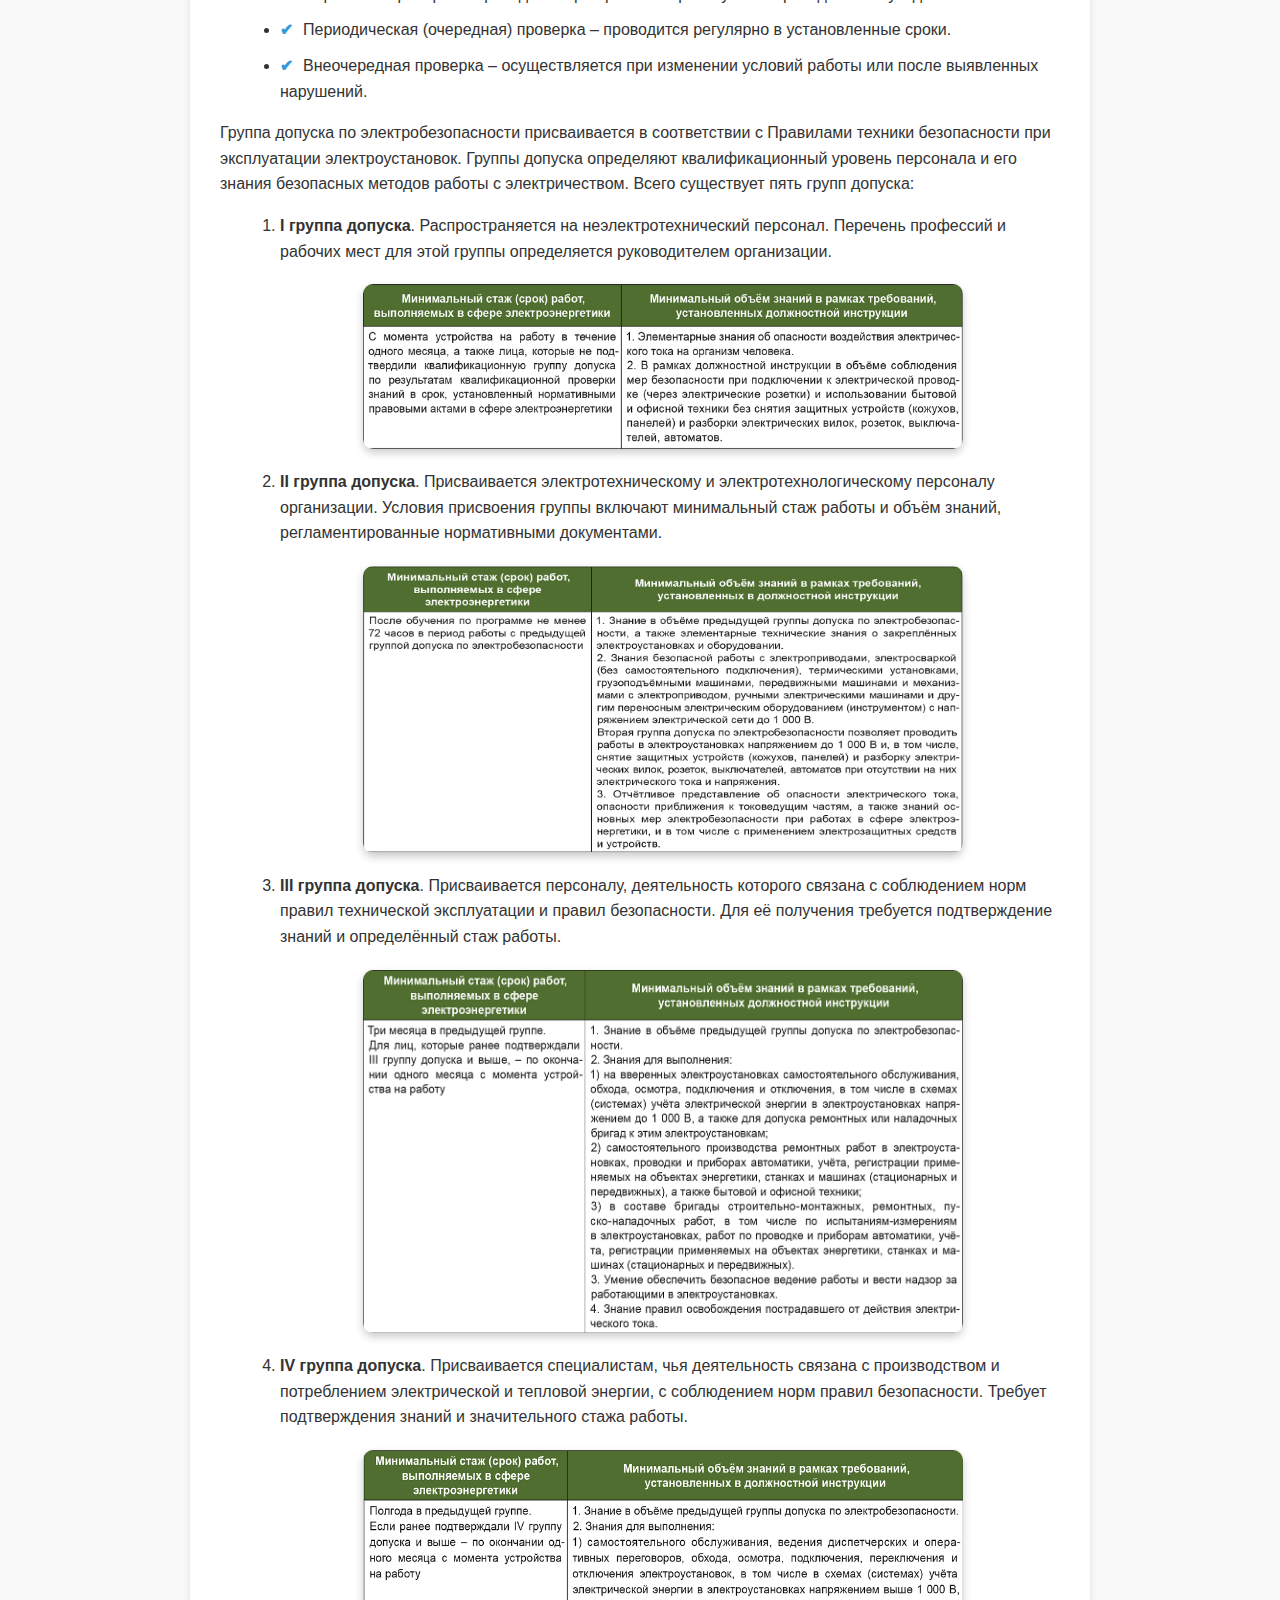
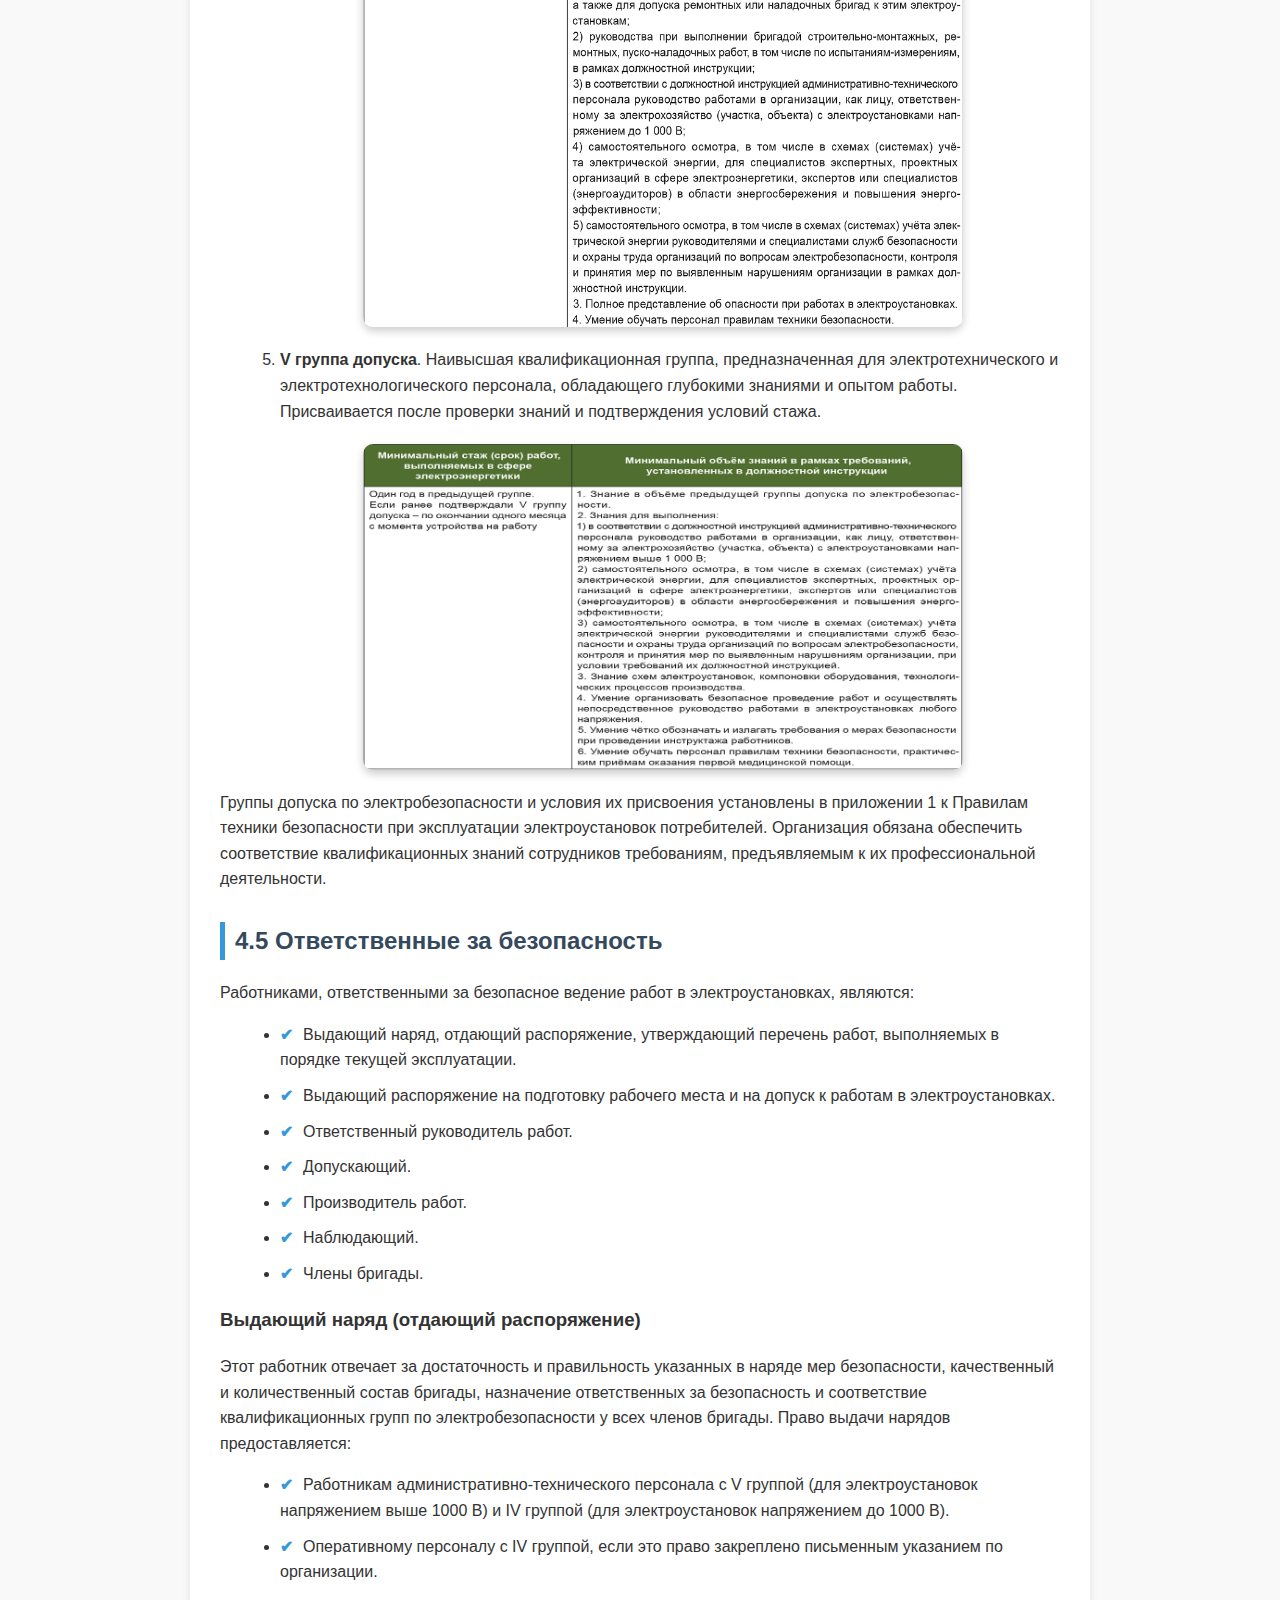
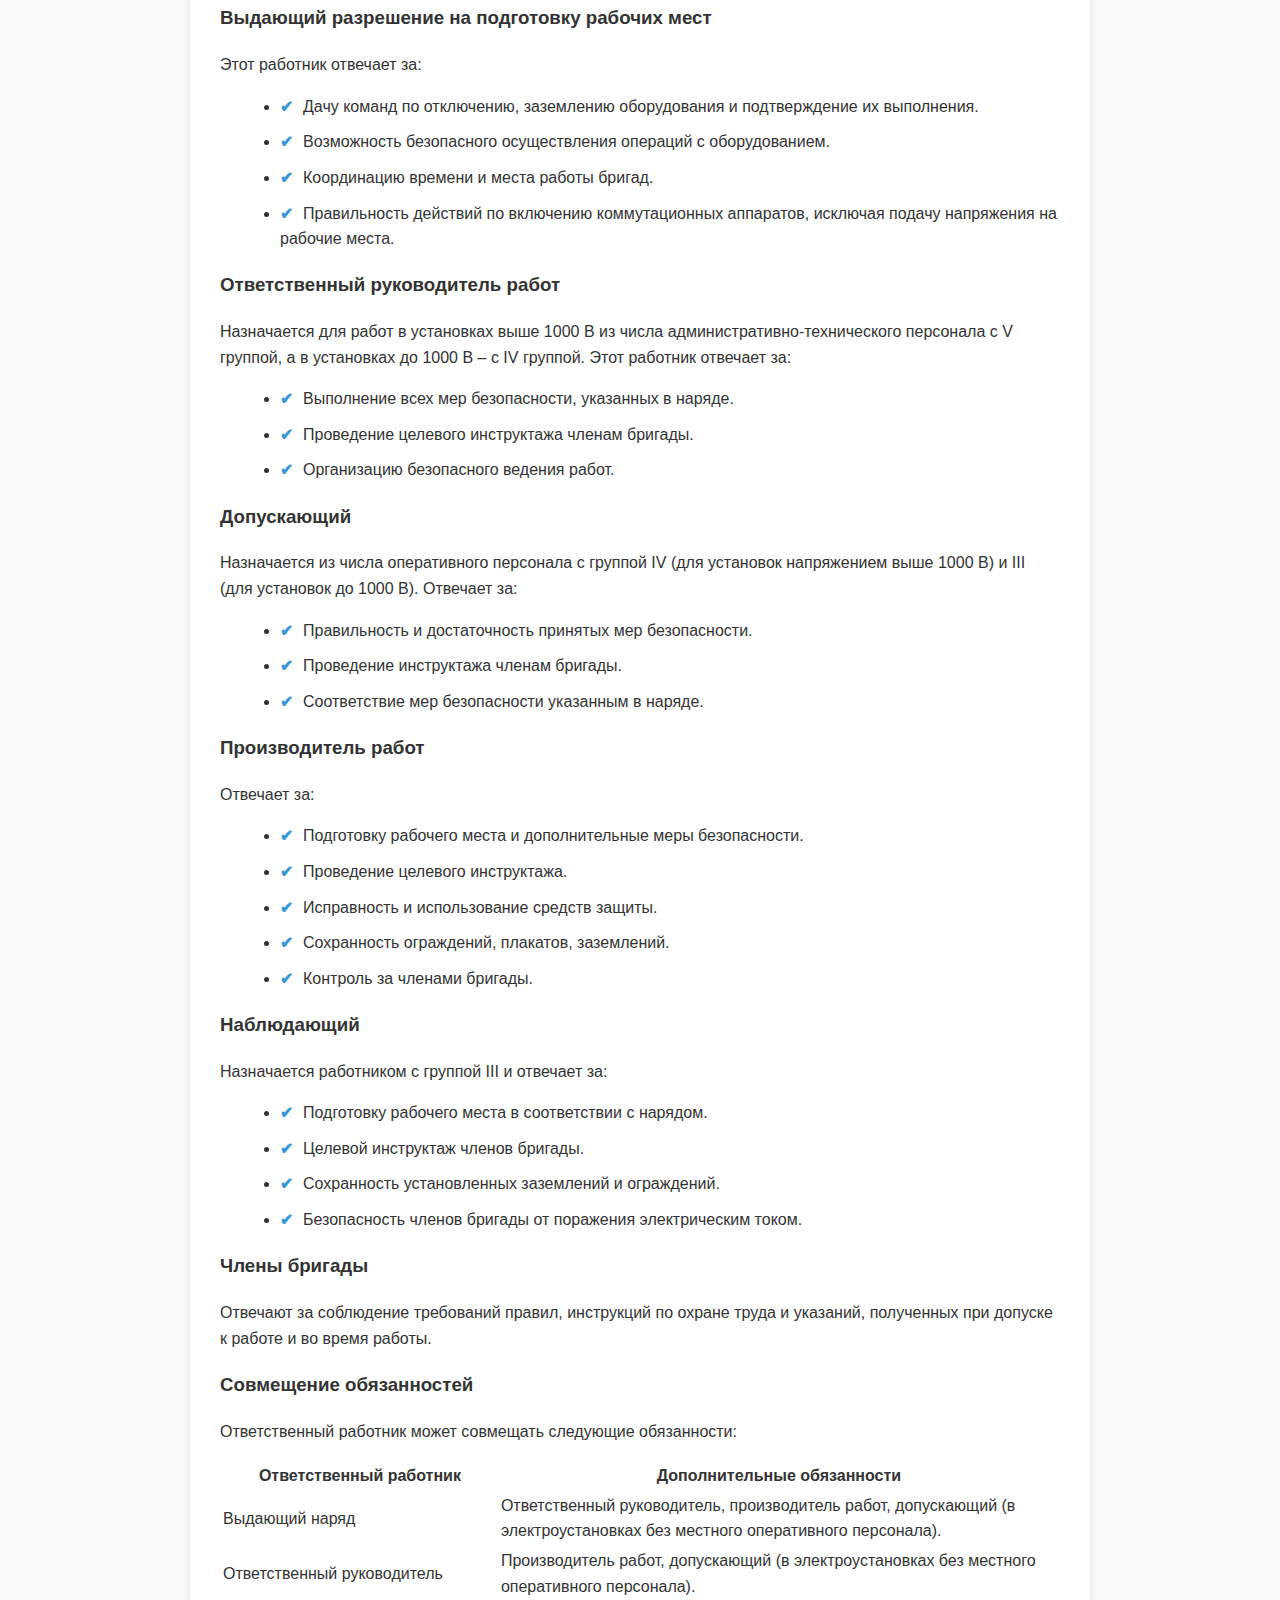
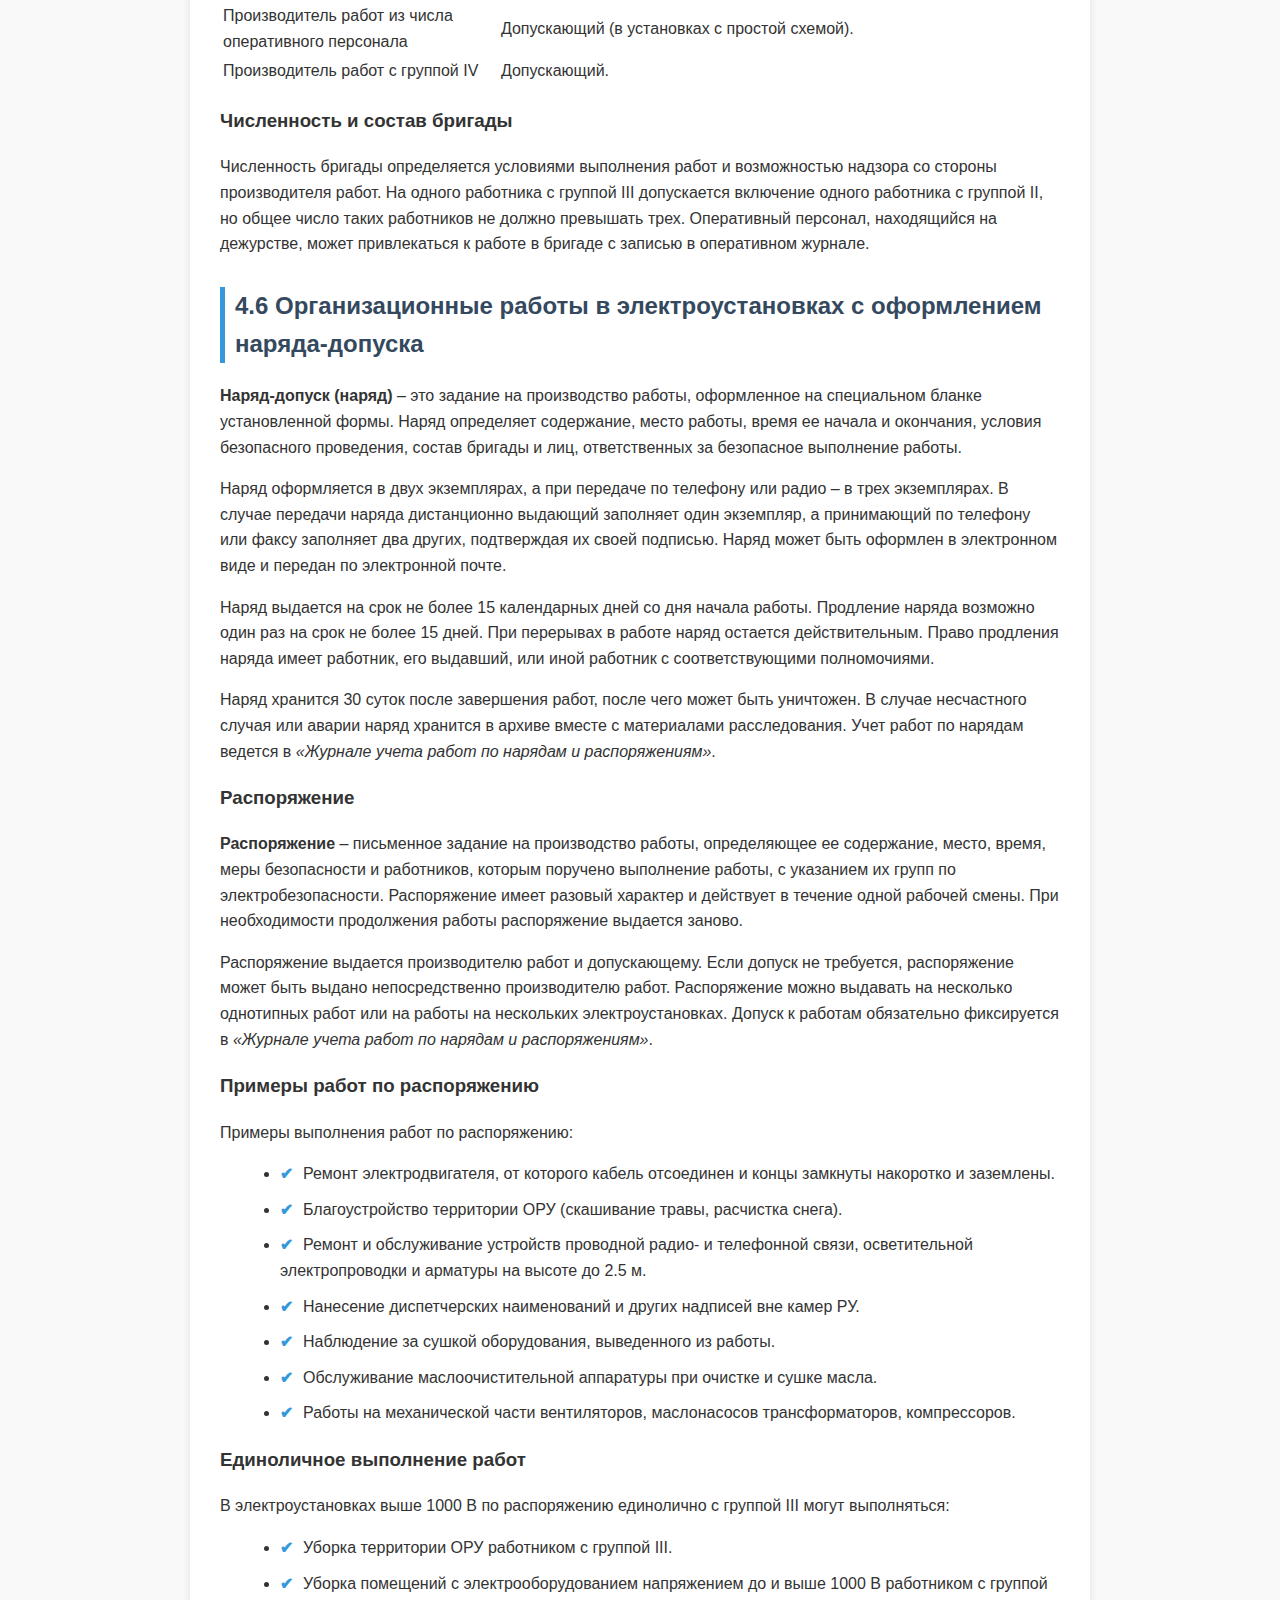
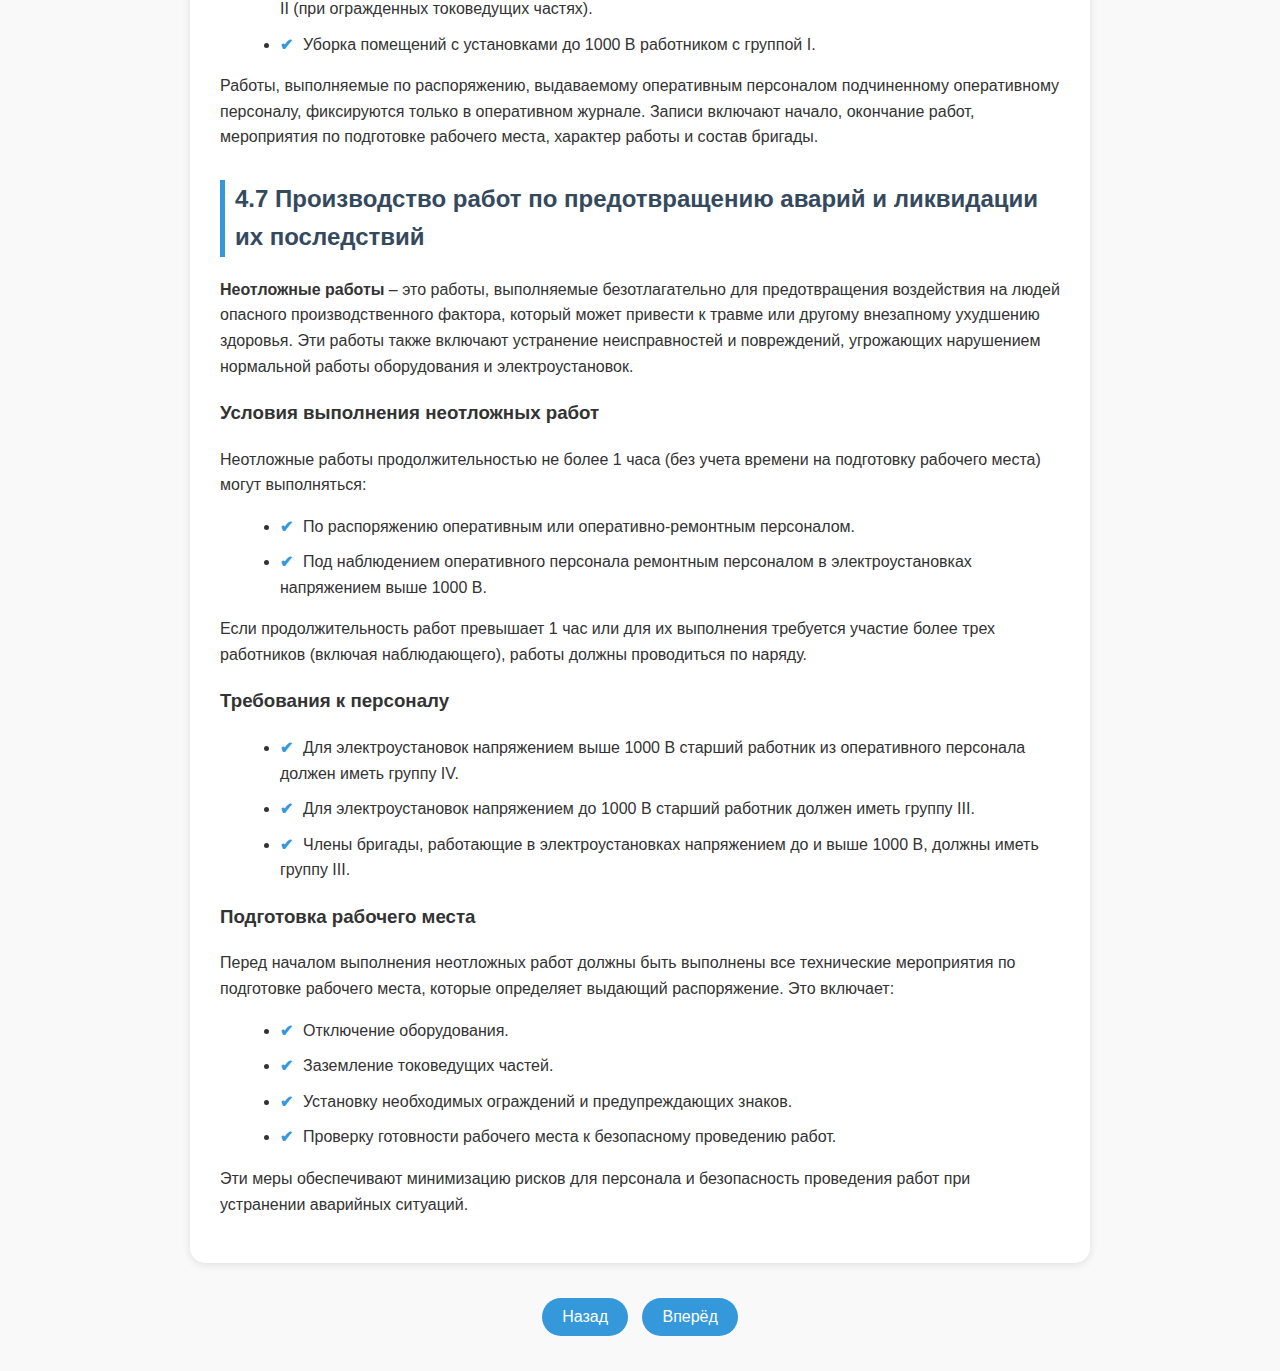
<file: chapter4.html>
<!DOCTYPE html>
<html lang="ru">

<head>
  <meta charset="UTF-8">
  <meta name="viewport" content="width=device-width, initial-scale=1.0">
  <title>Глава 4: Организация электробезопасности на предприятии</title>
  <link rel="stylesheet" href="styles.css">
</head>

<body>
  <header class="header">
    <div class="logo">ЭЛЕКТРОБЕЗОПАСНОСТЬ</div>
    <nav class="nav">
      <a href="index.html">Главная</a>
      <a href="intro.html">Введение</a>
      <a href="chapter1.html">Глава 1</a>
      <a href="chapter2.html">Глава 2</a>
      <a href="chapter3.html">Глава 3</a>
      <a href="chapter4.html">Глава 4</a>
      <a href="chapter5.html">Глава 5</a>
      <a href="chapter6.html">Глава 6</a>
      <a href="chapter7.html">Глава 7</a>
      <a href="chapter8.html">Глава 8</a>
      <a href="outro.html">Заключение</a>
      <a href="bsources.html">Источники</a>

    </nav>
  </header>

  <main>
    <!-- Навигация внутри главы -->
    <nav class="chapter-nav">
      <a href="#subchapter4-1">4.1 Система управления электробезопасностью</a>
      <a href="#subchapter4-2">4.2 Разработка и внедрение мероприятий</a>
      <a href="#subchapter4-3">4.3 Роль руководства и персонала</a>
      <a href="#subchapter4-4">4.4 Требования к персоналу</a>
      <a href="#subchapter4-5">4.5 Ответственные за безопасность</a>
      <a href="#subchapter4-6">4.6 Наряд-допуск и распоряжение</a>
      <a href="#subchapter4-7">4.7 Предотвращение аварий</a>
    </nav>

    <!-- Основной контент -->
    <section class="chapter-content">
      <h1>Глава 4: Организация электробезопасности на предприятии</h1>

      <!-- Подглава 4.1 -->
      <section id="subchapter4-1">
        <h2>4.1 Система управления электробезопасностью</h2>
        <p>Научные исследования в области анализа электротравматизма, разработка и внедрение новых более эффективных
          способов и средств защиты персонала от поражения электрическим током показывают, что решение проблемы
          обеспечения электробезопасности на предприятиях должно осуществляться на основе системного анализа и
          разработки системы управления электробезопасностью (СУЭБ).</p>
        <p>Эксплуатация электрооборудования персоналом связана с риском электропоражения, который значительно возрастает
          при выполнении ремонтных, профилактических и пусконаладочных работ со снятием напряжения вблизи от токоведущих
          частей или без снятия напряжения. Также существует вероятность электротравматизма среди технического
          персонала, не связанного напрямую с эксплуатацией электроустановок. Поэтому основная цель внедрения СУЭБ –
          снижение электротравматизма во всех сферах производственной деятельности.</p>
        <p>Система управления электробезопасностью (СУЭБ) представляет собой комплекс мероприятий, процедур и политик,
          направленных на обеспечение безопасности работников при выполнении работ с электроустановками и
          электрооборудованием. Основные элементы СУЭБ включают:</p>
        <ol>
          <li><strong>Политика электробезопасности</strong> – основной документ, определяющий стратегические цели и
            задачи в области электробезопасности на предприятии. Она устанавливает обязательства руководства по
            обеспечению безопасности работников и формирует основу для разработки других элементов СУЭБ.</li>
          <li><strong>Организационная структура</strong> – определяет распределение ответственности между различными
            подразделениями и должностными лицами за выполнение мероприятий по электробезопасности. Это может включать
            назначение ответственных лиц, создание комитета по безопасности и здоровья, а также комиссий по
            расследованию чрезвычайных происшествий.</li>
          <li><strong>Процедуры и инструкции</strong> – включают разработку и внедрение правил безопасной эксплуатации
            электроустановок и электрооборудования. Они описывают порядок проведения технического обслуживания,
            реагирования на аварийные ситуации и выполнения профилактических проверок.</li>
          <li><strong>Обучение и аттестация персонала</strong> – предполагает систематическое обучение сотрудников
            основам электробезопасности, теоретическим знаниям и практическим навыкам, а также аттестацию на право
            выполнения работ с электроустановками.</li>
          <li><strong>Контроль и анализ</strong> – регулярный мониторинг соблюдения требований электробезопасности на
            рабочих местах, анализ инцидентов и рисков. По результатам анализа принимаются меры по совершенствованию
            системы управления.</li>
          <li><strong>Постоянное совершенствование</strong> – СУЭБ является динамичной системой, которая адаптируется к
            изменениям в законодательстве, условиям работы и технологическим инновациям. Это включает обновление
            процедур, обучение персонала новым методам и технологиям, а также внедрение лучших практик.</li>
        </ol>
        <p>Реализация системы управления электробезопасностью позволяет предприятиям эффективно управлять рисками,
          снижать вероятность электротравматизма и обеспечивать безопасные условия труда, что способствует защите
          здоровья и жизни работников.</p>

        <div class="text-img"><img src="images/chapters/4,1.png" alt="Электробезопасность" class="text-img"></div>
      </section>

      <!-- Подглава 4.2 -->
      <section id="subchapter4-2">
        <h2>4.2 Разработка и внедрение мероприятий</h2>
        <p>Разработка и внедрение мероприятий по обеспечению электробезопасности – это важный этап в создании
          эффективной системы управления электробезопасностью на промышленном предприятии. Этот процесс включает
          несколько ключевых шагов, которые направлены на минимизацию рисков и обеспечение безопасности работников.</p>
        <ol>
          <li><strong>Анализ текущего состояния</strong>. Проведение анализа текущего состояния системы
            электробезопасности на предприятии. Это включает выявление уязвимых мест, рисков и недостатков, а также
            оценку уровня соблюдения требований безопасности. Такой анализ позволяет понять, где необходимо
            сосредоточить усилия.</li>
          <li><strong>Определение целей и задач</strong>. Определяются стратегические цели и задачи в области
            электробезопасности, которые необходимо достичь. Цели должны быть конкретными, измеримыми, достижимыми,
            релевантными и своевременными (SMART), чтобы обеспечить их успешную реализацию.</li>
          <li><strong>Разработка плана мероприятий</strong>. На основе анализа и определенных целей разрабатывается план
            мероприятий по обеспечению электробезопасности. План включает конкретные шаги, сроки выполнения и
            ответственных исполнителей, что способствует четкому и последовательному выполнению работ.</li>
          <li><strong>Обучение персонала</strong>. Проводится обучение персонала по основам электробезопасности. Это
            может включать теоретические курсы, практические тренинги, семинары и инструктажи на рабочих местах.
            Обучение играет ключевую роль в предотвращении инцидентов.</li>
          <li><strong>Внедрение технических средств защиты</strong>. Установка и внедрение технических средств защиты,
            таких как автоматические выключатели, предохранители, защитные экраны, заземляющие устройства и другие. Эти
            средства минимизируют вероятность возникновения аварийных ситуаций.</li>
          <li><strong>Разработка процедур и инструкций</strong>. Создаются и внедряются процедуры и инструкции по
            безопасной работе с электрооборудованием и электроустановками. Эти документы содержат правила безопасности,
            порядок действий в случае аварий и чрезвычайных ситуаций, а также требования к техническому обслуживанию
            оборудования.</li>
          <li><strong>Проведение аудитов и проверок</strong>. Регулярно проводятся аудиты и проверки системы
            электробезопасности для оценки ее эффективности. Аудиты помогают выявить возможные проблемы и недостатки, а
            также найти пути их устранения.</li>
          <li><strong>Постоянное совершенствование</strong>. Система управления электробезопасностью должна постоянно
            совершенствоваться. Это осуществляется на основе опыта, анализа результатов, а также изменений в
            законодательстве и технологиях. Такой подход обеспечивает актуальность и эффективность системы.</li>
        </ol>
        <p>Внедрение мероприятий по обеспечению электробезопасности требует согласованной работы руководства,
          специалистов по технике безопасности, инженеров и работников предприятия. Эти усилия оправданы, поскольку
          обеспечение безопасности на рабочем месте является ключевым аспектом устойчивого развития предприятия.</p>

      </section>

      <!-- Подглава 4.3 -->
      <section id="subchapter4-3">
        <h2>4.3 Роль руководства и персонала в обеспечении электробезопасности</h2>
        <p>Руководство и персонал играют ключевую роль в обеспечении электробезопасности на промышленных предприятиях.
          Их совместная работа направлена на создание безопасных условий труда, минимизацию рисков и предотвращение
          электротравматизма. Рассмотрим основные функции руководства и персонала в обеспечении электробезопасности:</p>
        <ol>
          <li><strong>Руководство</strong>
            <ol>
              <li><strong>Определение стратегических целей и политики безопасности</strong>. Руководство определяет
                стратегические цели и политику безопасности на предприятии, включая приоритеты в области
                электробезопасности и обязательства по соблюдению законодательства и стандартов.</li>
              <li><strong>Выделение ресурсов</strong>. Обеспечение необходимых ресурсов (финансовых, технических,
                человеческих) для реализации мероприятий по обеспечению электробезопасности.</li>
              <li><strong>Поддержка и мотивация</strong>. Поддержка и мотивация персонала на соблюдение правил и
                процедур безопасности, создание безопасной культуры и атмосферы на предприятии.</li>
              <li><strong>Обеспечение обучения и аттестации</strong>. Организация обучения и аттестации персонала по
                вопросам электробезопасности, а также его повышение квалификации.</li>
              <li><strong>Контроль и анализ</strong>. Руководство осуществляет контроль за соблюдением правил и процедур
                безопасности, анализирует результаты деятельности по обеспечению электробезопасности и разрабатывает
                меры для совершенствования системы управления.</li>
            </ol>
          </li>
          <li><strong>Персонал</strong>
            <ol>
              <li><strong>Соблюдение правил и процедур</strong>. Персонал обязан соблюдать установленные правила и
                процедуры безопасной работы с электрооборудованием и электроустановками.</li>
              <li><strong>Использование средств защиты</strong>. Работники должны правильно использовать предоставленные
                средства защиты, включая защитную одежду, средства индивидуальной защиты, а также технические средства
                (заземление, предохранители и т. д.).</li>
              <li><strong>Соблюдение инструкций и процедур обучения</strong>. Персонал обязан участвовать в обучении по
                электробезопасности и строго соблюдать инструкции, полученные в ходе обучения.</li>
              <li><strong>Сообщение о возможных угрозах и проблемах</strong>. Работники должны своевременно сообщать
                руководству о возможных угрозах безопасности или неисправностях оборудования для принятия
                соответствующих мер предосторожности.</li>
              <li><strong>Участие в аудитах и обучении</strong>. Персонал должен активно участвовать в аудитах системы
                управления электробезопасностью и повышать свою квалификацию через обучение.</li>
            </ol>
          </li>
        </ol>
        <p>Роль руководства и персонала в обеспечении электробезопасности взаимосвязана и важна для создания безопасной
          рабочей среды на промышленных предприятиях. Совместные усилия способствуют предотвращению несчастных случаев и
          повышению эффективности работы.</p>

      </section>

      <!-- Подглава 4.4 -->
      <section id="subchapter4-4">
        <h2>4.4 Требования к персоналу</h2>
        <p>В соответствии с Правилами технической эксплуатации электроустановок потребителей (ПТЭЭП), все работники, чья
          деятельность связана с электроустановками (электрооборудованием), подразделяются на три категории:</p>
        <ol>
          <li><strong>Электротехнический персонал</strong>. К этой категории относятся работники, выполняющие следующие
            виды работ:
            <ul>
              <li>Административно-технический;</li>
              <li>Ремонтный;</li>
              <li>Оперативный и оперативно-ремонтный.</li>
            </ul>
          </li>
          <li><strong>Электротехнологический персонал</strong>. Работники, деятельность которых не входит в состав
            энергослужбы предприятия, но связана с использованием электрооборудования.</li>
          <li><strong>Неэлектротехнический персонал</strong>. Включает работников, выполняющих работы, не относящиеся к
            электротехническому или электротехнологическому персоналу, но которые при выполнении своих трудовых
            обязанностей подвержены риску поражения электрическим током.</li>
        </ol>
        <p>Квалификационная проверка знаний является основным способом определения уровня профессиональной подготовки
          руководителей и специалистов организаций. Она необходима для присвоения, повышения или подтверждения группы
          допуска по электробезопасности. Проверка знаний подразделяется на три основных вида:</p>
        <ul>
          <li>Первичная проверка – проводится при приеме на работу или переводе на новую должность.</li>
          <li>Периодическая (очередная) проверка – проводится регулярно в установленные сроки.</li>
          <li>Внеочередная проверка – осуществляется при изменении условий работы или после выявленных нарушений.</li>
        </ul>
        <p>Группа допуска по электробезопасности присваивается в соответствии с Правилами техники безопасности при
          эксплуатации электроустановок. Группы допуска определяют квалификационный уровень персонала и его знания
          безопасных методов работы с электричеством. Всего существует пять групп допуска:</p>
        <ol>
          <li><strong>I группа допуска</strong>. Распространяется на неэлектротехнический персонал. Перечень профессий и
            рабочих мест для этой группы определяется руководителем организации.
            <div class="text-img"><img src="images/chapters/4,41.png" alt="Электробезопасность"></div>
          </li>
          <li><strong>II группа допуска</strong>. Присваивается электротехническому и электротехнологическому персоналу
            организации. Условия присвоения группы включают минимальный стаж работы и объём знаний, регламентированные
            нормативными документами.
            <div class="text-img"><img src="images/chapters/4,42.png" alt="Электробезопасность"></div>
          </li>
          <li><strong>III группа допуска</strong>. Присваивается персоналу, деятельность которого связана с соблюдением
            норм правил технической эксплуатации и правил безопасности. Для её получения требуется подтверждение знаний
            и определённый стаж работы.
            <div class="text-img"><img src="images/chapters/4,43.png" alt="Электробезопасность"></div>
          </li>
          <li><strong>IV группа допуска</strong>. Присваивается специалистам, чья деятельность связана с производством и
            потреблением электрической и тепловой энергии, с соблюдением норм правил безопасности. Требует подтверждения
            знаний и значительного стажа работы.
            <div class="text-img"><img src="images/chapters/4,44.png" alt="Электробезопасность"></div>
          </li>
          <li><strong>V группа допуска</strong>. Наивысшая квалификационная группа, предназначенная для
            электротехнического и электротехнологического персонала, обладающего глубокими знаниями и опытом работы.
            Присваивается после проверки знаний и подтверждения условий стажа.
            <div class="text-img"><img src="images/chapters/4,45.png" alt="Электробезопасность"></div>
          </li>
        </ol>
        <p>Группы допуска по электробезопасности и условия их присвоения установлены в приложении 1 к Правилам техники
          безопасности при эксплуатации электроустановок потребителей. Организация обязана обеспечить соответствие
          квалификационных знаний сотрудников требованиям, предъявляемым к их профессиональной деятельности.</p>

      </section>

      <!-- Подглава 4.5 -->
      <section id="subchapter4-5">
        <h2>4.5 Ответственные за безопасность</h2>
        <p>Работниками, ответственными за безопасное ведение работ в электроустановках, являются:</p>
        <ul>
          <li>Выдающий наряд, отдающий распоряжение, утверждающий перечень работ, выполняемых в порядке текущей
            эксплуатации.</li>
          <li>Выдающий распоряжение на подготовку рабочего места и на допуск к работам в электроустановках.</li>
          <li>Ответственный руководитель работ.</li>
          <li>Допускающий.</li>
          <li>Производитель работ.</li>
          <li>Наблюдающий.</li>
          <li>Члены бригады.</li>
        </ul>

        <h3>Выдающий наряд (отдающий распоряжение)</h3>
        <p>Этот работник отвечает за достаточность и правильность указанных в наряде мер безопасности, качественный и
          количественный состав бригады, назначение ответственных за безопасность и соответствие квалификационных групп
          по электробезопасности у всех членов бригады. Право выдачи нарядов предоставляется:</p>
        <ul>
          <li>Работникам административно-технического персонала с V группой (для электроустановок напряжением выше 1000
            В) и IV группой (для электроустановок напряжением до 1000 В).</li>
          <li>Оперативному персоналу с IV группой, если это право закреплено письменным указанием по организации.</li>
        </ul>

        <h3>Выдающий разрешение на подготовку рабочих мест</h3>
        <p>Этот работник отвечает за:</p>
        <ul>
          <li>Дачу команд по отключению, заземлению оборудования и подтверждение их выполнения.</li>
          <li>Возможность безопасного осуществления операций с оборудованием.</li>
          <li>Координацию времени и места работы бригад.</li>
          <li>Правильность действий по включению коммутационных аппаратов, исключая подачу напряжения на рабочие места.
          </li>
        </ul>

        <h3>Ответственный руководитель работ</h3>
        <p>Назначается для работ в установках выше 1000 В из числа административно-технического персонала с V группой, а
          в установках до 1000 В – с IV группой. Этот работник отвечает за:</p>
        <ul>
          <li>Выполнение всех мер безопасности, указанных в наряде.</li>
          <li>Проведение целевого инструктажа членам бригады.</li>
          <li>Организацию безопасного ведения работ.</li>
        </ul>

        <h3>Допускающий</h3>
        <p>Назначается из числа оперативного персонала с группой IV (для установок напряжением выше 1000 В) и III (для
          установок до 1000 В). Отвечает за:</p>
        <ul>
          <li>Правильность и достаточность принятых мер безопасности.</li>
          <li>Проведение инструктажа членам бригады.</li>
          <li>Соответствие мер безопасности указанным в наряде.</li>
        </ul>

        <h3>Производитель работ</h3>
        <p>Отвечает за:</p>
        <ul>
          <li>Подготовку рабочего места и дополнительные меры безопасности.</li>
          <li>Проведение целевого инструктажа.</li>
          <li>Исправность и использование средств защиты.</li>
          <li>Сохранность ограждений, плакатов, заземлений.</li>
          <li>Контроль за членами бригады.</li>
        </ul>

        <h3>Наблюдающий</h3>
        <p>Назначается работником с группой III и отвечает за:</p>
        <ul>
          <li>Подготовку рабочего места в соответствии с нарядом.</li>
          <li>Целевой инструктаж членов бригады.</li>
          <li>Сохранность установленных заземлений и ограждений.</li>
          <li>Безопасность членов бригады от поражения электрическим током.</li>
        </ul>

        <h3>Члены бригады</h3>
        <p>Отвечают за соблюдение требований правил, инструкций по охране труда и указаний, полученных при допуске к
          работе и во время работы.</p>

        <h3>Совмещение обязанностей</h3>
        <p>Ответственный работник может совмещать следующие обязанности:</p>
        <table>
          <tr>
            <th>Ответственный работник</th>
            <th>Дополнительные обязанности</th>
          </tr>
          <tr>
            <td>Выдающий наряд</td>
            <td>Ответственный руководитель, производитель работ, допускающий (в электроустановках без местного
              оперативного персонала).</td>
          </tr>
          <tr>
            <td>Ответственный руководитель</td>
            <td>Производитель работ, допускающий (в электроустановках без местного оперативного персонала).</td>
          </tr>
          <tr>
            <td>Производитель работ из числа оперативного персонала</td>
            <td>Допускающий (в установках с простой схемой).</td>
          </tr>
          <tr>
            <td>Производитель работ с группой IV</td>
            <td>Допускающий.</td>
          </tr>
        </table>

        <h3>Численность и состав бригады</h3>
        <p>Численность бригады определяется условиями выполнения работ и возможностью надзора со стороны производителя
          работ. На одного работника с группой III допускается включение одного работника с группой II, но общее число
          таких работников не должно превышать трех. Оперативный персонал, находящийся на дежурстве, может привлекаться
          к работе в бригаде с записью в оперативном журнале.</p>

      </section>

      <!-- Подглава 4.6 -->
      <section id="subchapter4-6">
        <h2>4.6 Организационные работы в электроустановках с оформлением наряда-допуска</h2>
        <p><strong>Наряд-допуск (наряд)</strong> – это задание на производство работы, оформленное на специальном бланке
          установленной формы. Наряд определяет содержание, место работы, время ее начала и окончания, условия
          безопасного проведения, состав бригады и лиц, ответственных за безопасное выполнение работы.</p>
        <p>Наряд оформляется в двух экземплярах, а при передаче по телефону или радио – в трех экземплярах. В случае
          передачи наряда дистанционно выдающий заполняет один экземпляр, а принимающий по телефону или факсу заполняет
          два других, подтверждая их своей подписью. Наряд может быть оформлен в электронном виде и передан по
          электронной почте.</p>
        <p>Наряд выдается на срок не более 15 календарных дней со дня начала работы. Продление наряда возможно один раз
          на срок не более 15 дней. При перерывах в работе наряд остается действительным. Право продления наряда имеет
          работник, его выдавший, или иной работник с соответствующими полномочиями.</p>
        <p>Наряд хранится 30 суток после завершения работ, после чего может быть уничтожен. В случае несчастного случая
          или аварии наряд хранится в архиве вместе с материалами расследования. Учет работ по нарядам ведется в
          <em>«Журнале учета работ по нарядам и распоряжениям»</em>.
        </p>

        <h3>Распоряжение</h3>
        <p><strong>Распоряжение</strong> – письменное задание на производство работы, определяющее ее содержание, место,
          время, меры безопасности и работников, которым поручено выполнение работы, с указанием их групп по
          электробезопасности. Распоряжение имеет разовый характер и действует в течение одной рабочей смены. При
          необходимости продолжения работы распоряжение выдается заново.</p>
        <p>Распоряжение выдается производителю работ и допускающему. Если допуск не требуется, распоряжение может быть
          выдано непосредственно производителю работ. Распоряжение можно выдавать на несколько однотипных работ или на
          работы на нескольких электроустановках. Допуск к работам обязательно фиксируется в <em>«Журнале учета работ по
            нарядам и распоряжениям»</em>.</p>

        <h3>Примеры работ по распоряжению</h3>
        <p>Примеры выполнения работ по распоряжению:</p>
        <ul>
          <li>Ремонт электродвигателя, от которого кабель отсоединен и концы замкнуты накоротко и заземлены.</li>
          <li>Благоустройство территории ОРУ (скашивание травы, расчистка снега).</li>
          <li>Ремонт и обслуживание устройств проводной радио- и телефонной связи, осветительной электропроводки и
            арматуры на высоте до 2.5 м.</li>
          <li>Нанесение диспетчерских наименований и других надписей вне камер РУ.</li>
          <li>Наблюдение за сушкой оборудования, выведенного из работы.</li>
          <li>Обслуживание маслоочистительной аппаратуры при очистке и сушке масла.</li>
          <li>Работы на механической части вентиляторов, маслонасосов трансформаторов, компрессоров.</li>
        </ul>

        <h3>Единоличное выполнение работ</h3>
        <p>В электроустановках выше 1000 В по распоряжению единолично с группой III могут выполняться:</p>
        <ul>
          <li>Уборка территории ОРУ работником с группой III.</li>
          <li>Уборка помещений с электрооборудованием напряжением до и выше 1000 В работником с группой II (при
            огражденных токоведущих частях).</li>
          <li>Уборка помещений с установками до 1000 В работником с группой I.</li>
        </ul>
        <p>Работы, выполняемые по распоряжению, выдаваемому оперативным персоналом подчиненному оперативному персоналу,
          фиксируются только в оперативном журнале. Записи включают начало, окончание работ, мероприятия по подготовке
          рабочего места, характер работы и состав бригады.</p>

      </section>

      <!-- Подглава 4.7 -->
      <section id="subchapter4-7">
        <h2>4.7 Производство работ по предотвращению аварий и ликвидации их последствий</h2>
        <p><strong>Неотложные работы</strong> – это работы, выполняемые безотлагательно для предотвращения воздействия
          на людей опасного производственного фактора, который может привести к травме или другому внезапному ухудшению
          здоровья. Эти работы также включают устранение неисправностей и повреждений, угрожающих нарушением нормальной
          работы оборудования и электроустановок.</p>

        <h3>Условия выполнения неотложных работ</h3>
        <p>Неотложные работы продолжительностью не более 1 часа (без учета времени на подготовку рабочего места) могут
          выполняться:</p>
        <ul>
          <li>По распоряжению оперативным или оперативно-ремонтным персоналом.</li>
          <li>Под наблюдением оперативного персонала ремонтным персоналом в электроустановках напряжением выше 1000 В.
          </li>
        </ul>
        <p>Если продолжительность работ превышает 1 час или для их выполнения требуется участие более трех работников
          (включая наблюдающего), работы должны проводиться по наряду.</p>

        <h3>Требования к персоналу</h3>
        <ul>
          <li>Для электроустановок напряжением выше 1000 В старший работник из оперативного персонала должен иметь
            группу IV.</li>
          <li>Для электроустановок напряжением до 1000 В старший работник должен иметь группу III.</li>
          <li>Члены бригады, работающие в электроустановках напряжением до и выше 1000 В, должны иметь группу III.</li>
        </ul>

        <h3>Подготовка рабочего места</h3>
        <p>Перед началом выполнения неотложных работ должны быть выполнены все технические мероприятия по подготовке
          рабочего места, которые определяет выдающий распоряжение. Это включает:</p>
        <ul>
          <li>Отключение оборудования.</li>
          <li>Заземление токоведущих частей.</li>
          <li>Установку необходимых ограждений и предупреждающих знаков.</li>
          <li>Проверку готовности рабочего места к безопасному проведению работ.</li>
        </ul>

        <p>Эти меры обеспечивают минимизацию рисков для персонала и безопасность проведения работ при устранении
          аварийных ситуаций.</p>

      </section>
    </section>

    <!-- Навигация между главами -->
    <div class="navigation">
      <button onclick="location.href='chapter3.html'">Назад</button>
      <button onclick="location.href='chapter5.html'">Вперёд</button>
    </div>
  </main>
</body>

</html>
</file>
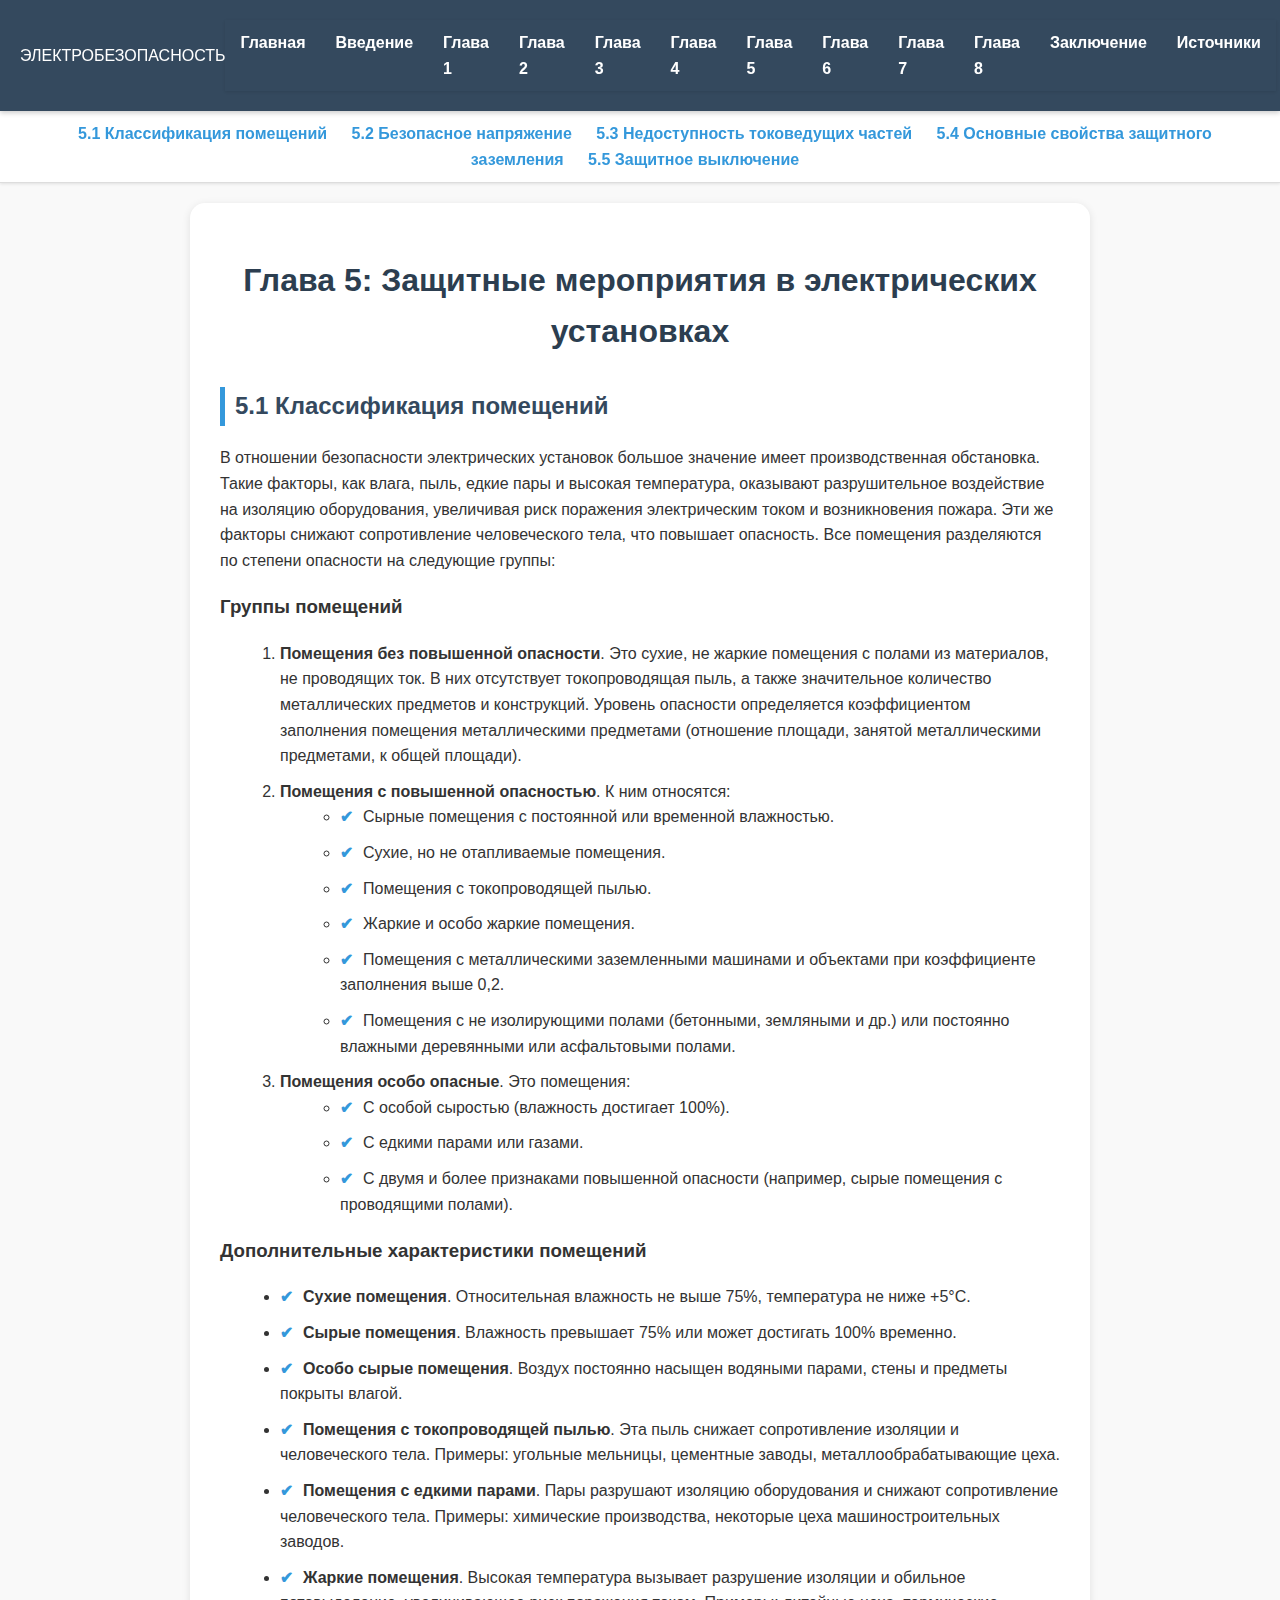
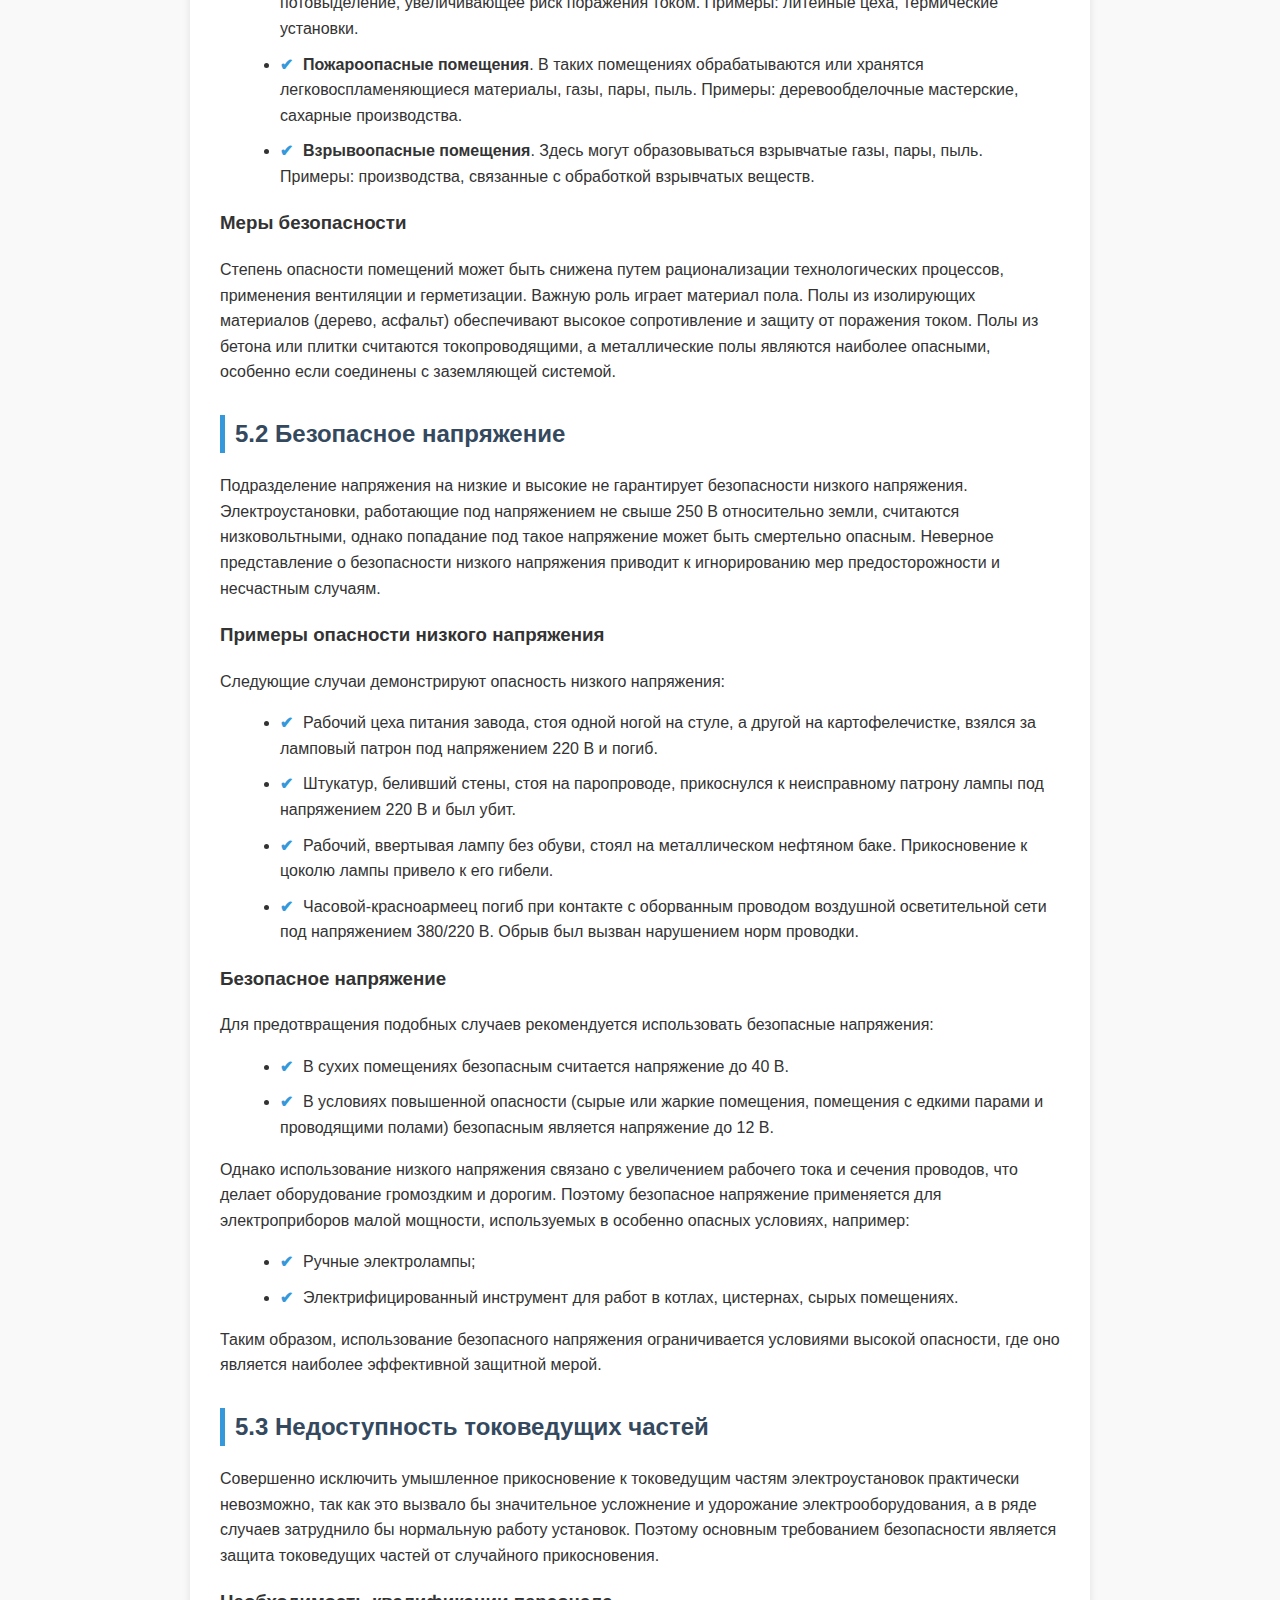
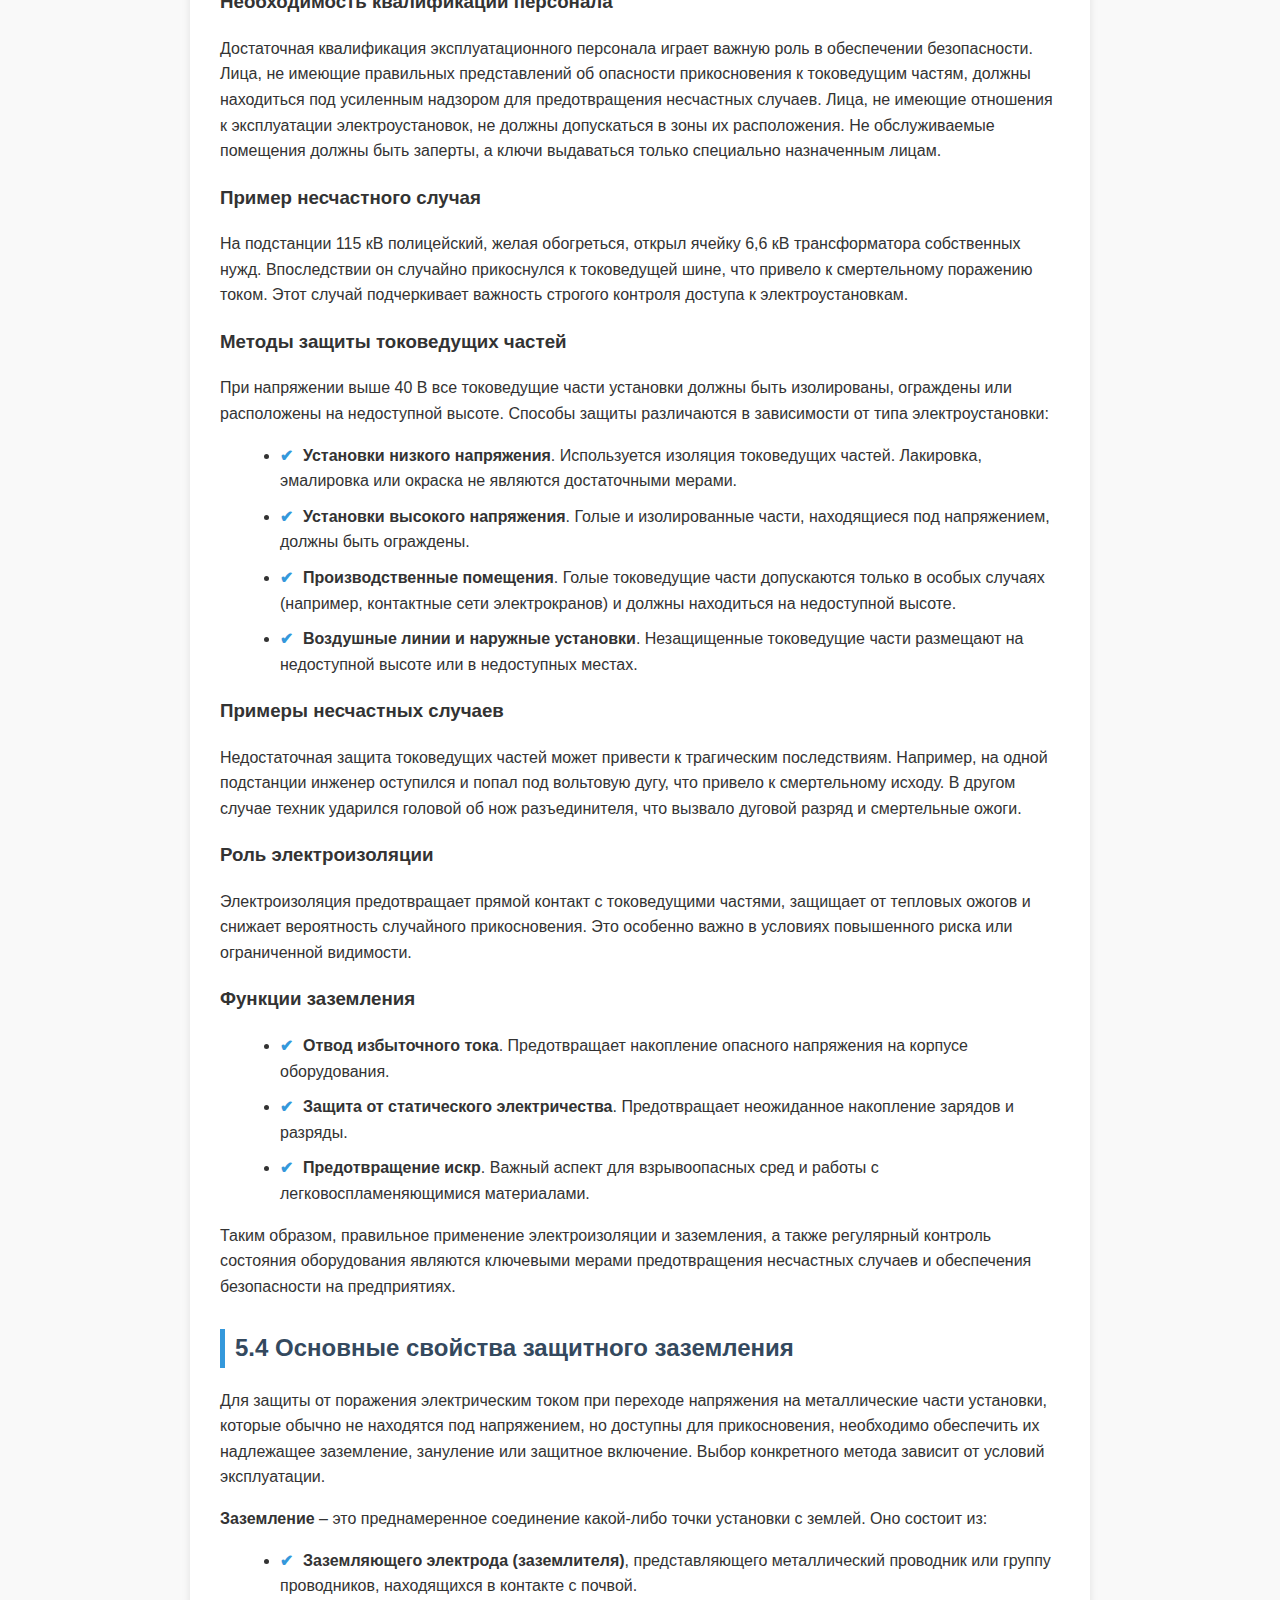
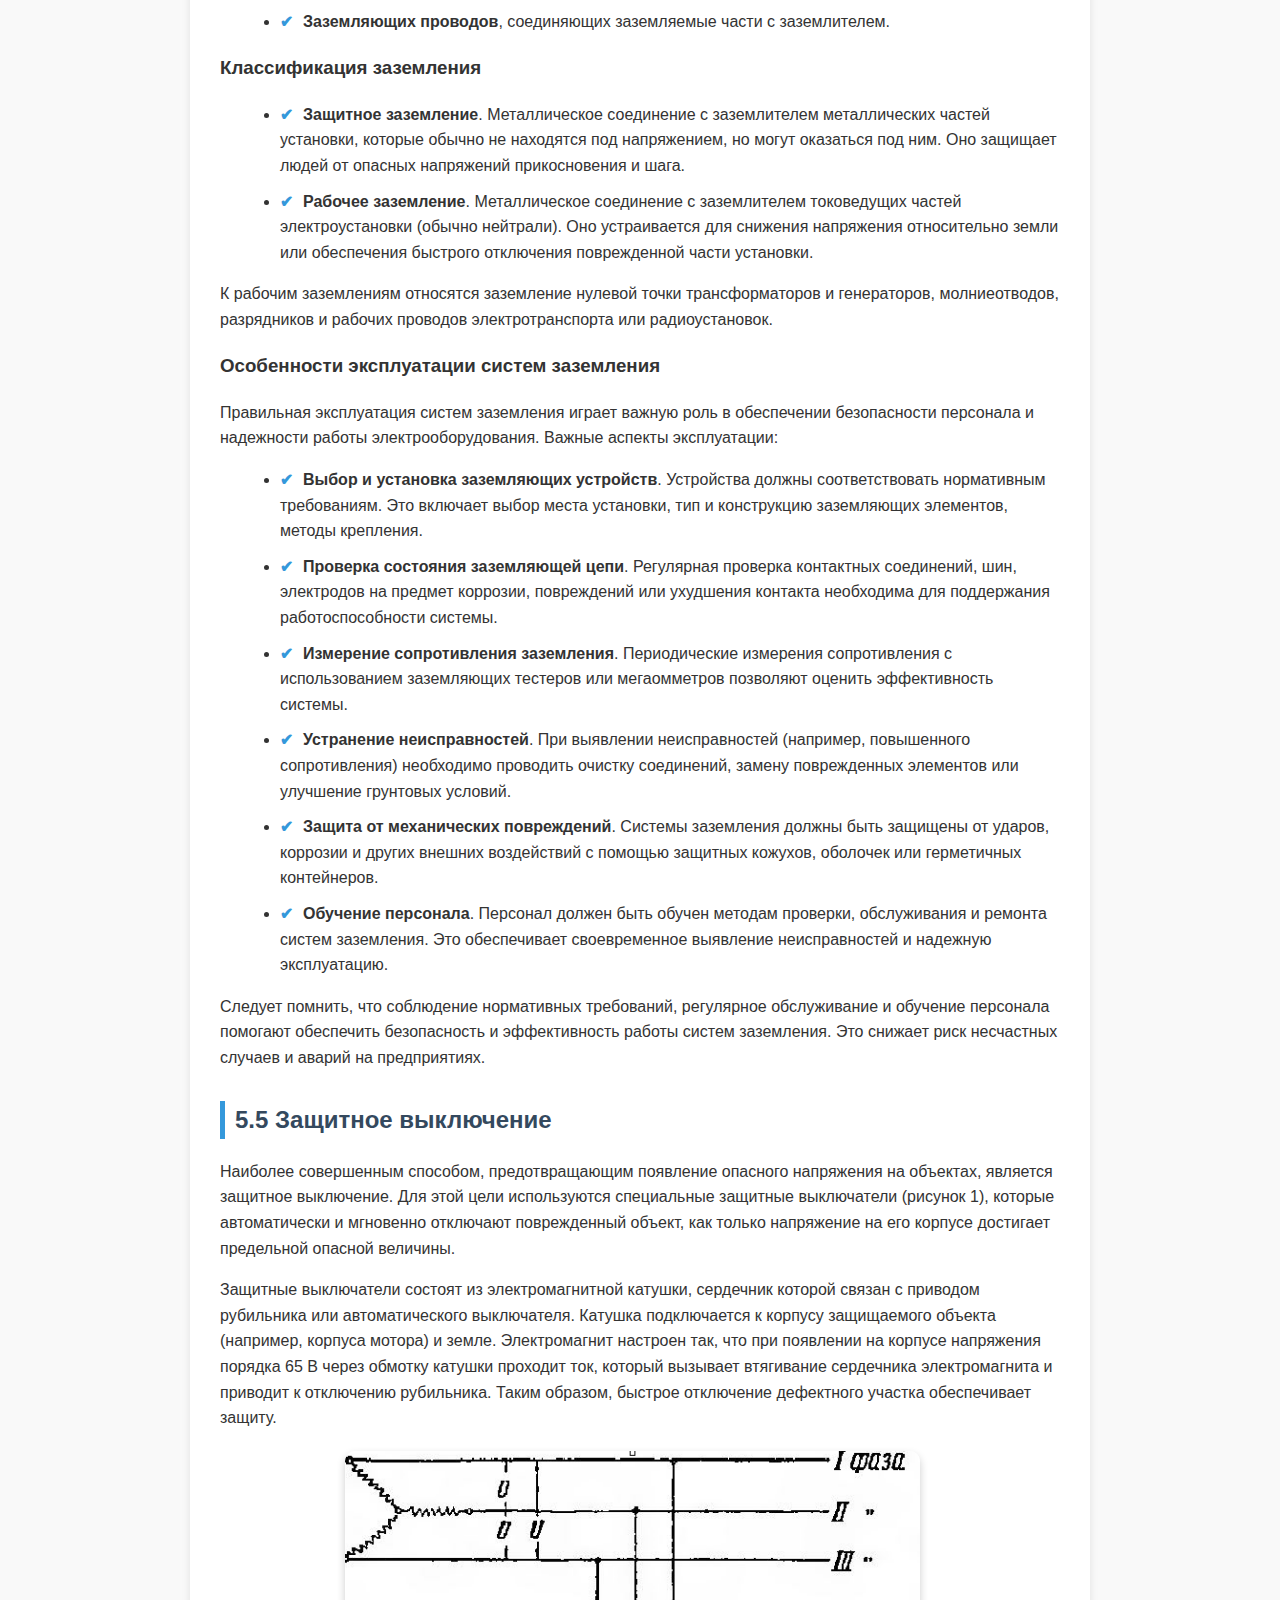
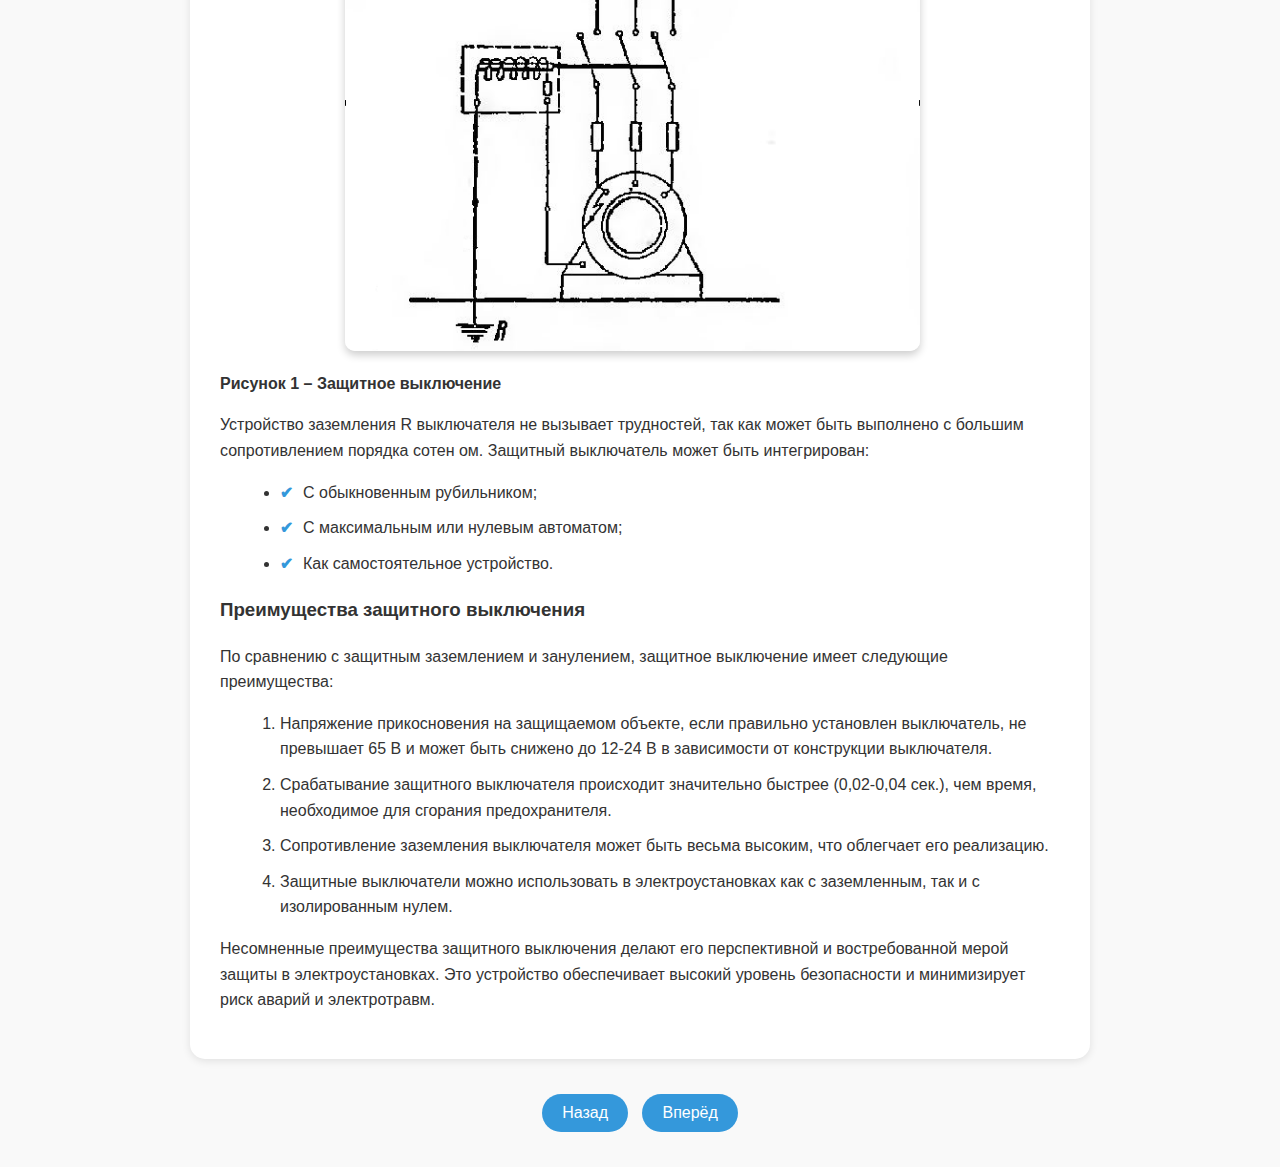
<file: chapter5.html>
<!DOCTYPE html>
<html lang="ru">

<head>
  <meta charset="UTF-8">
  <meta name="viewport" content="width=device-width, initial-scale=1.0">
  <title>Глава 5: Защитные мероприятия в электрических установках</title>
  <link rel="stylesheet" href="styles.css">
</head>

<body>
  <header class="header">
    <div class="logo">ЭЛЕКТРОБЕЗОПАСНОСТЬ</div>
    <nav class="nav">
      <a href="index.html">Главная</a>
      <a href="intro.html">Введение</a>
      <a href="chapter1.html">Глава 1</a>
      <a href="chapter2.html">Глава 2</a>
      <a href="chapter3.html">Глава 3</a>
      <a href="chapter4.html">Глава 4</a>
      <a href="chapter5.html">Глава 5</a>
      <a href="chapter6.html">Глава 6</a>
      <a href="chapter7.html">Глава 7</a>
      <a href="chapter8.html">Глава 8</a>
      <a href="outro.html">Заключение</a>
      <a href="bsources.html">Источники</a>

    </nav>
  </header>

  <main>
    <!-- Навигация внутри главы -->
    <nav class="chapter-nav">
      <a href="#subchapter5-1">5.1 Классификация помещений</a>
      <a href="#subchapter5-2">5.2 Безопасное напряжение</a>
      <a href="#subchapter5-3">5.3 Недоступность токоведущих частей</a>
      <a href="#subchapter5-4">5.4 Основные свойства защитного заземления</a>
      <a href="#subchapter5-5">5.5 Защитное выключение</a>
    </nav>

    <!-- Основной контент -->
    <section class="chapter-content">
      <h1>Глава 5: Защитные мероприятия в электрических установках</h1>

      <!-- Подглава 4.1 -->
      <section id="subchapter5-1">
        <h2>5.1 Классификация помещений</h2>
        <p>В отношении безопасности электрических установок большое значение имеет производственная обстановка. Такие
          факторы, как влага, пыль, едкие пары и высокая температура, оказывают разрушительное воздействие на изоляцию
          оборудования, увеличивая риск поражения электрическим током и возникновения пожара. Эти же факторы снижают
          сопротивление человеческого тела, что повышает опасность. Все помещения разделяются по степени опасности на
          следующие группы:</p>

        <h3>Группы помещений</h3>
        <ol>
          <li><strong>Помещения без повышенной опасности</strong>. Это сухие, не жаркие помещения с полами из
            материалов, не проводящих ток. В них отсутствует токопроводящая пыль, а также значительное количество
            металлических предметов и конструкций. Уровень опасности определяется коэффициентом заполнения помещения
            металлическими предметами (отношение площади, занятой металлическими предметами, к общей площади).</li>
          <li><strong>Помещения с повышенной опасностью</strong>. К ним относятся:
            <ul>
              <li>Сырные помещения с постоянной или временной влажностью.</li>
              <li>Сухие, но не отапливаемые помещения.</li>
              <li>Помещения с токопроводящей пылью.</li>
              <li>Жаркие и особо жаркие помещения.</li>
              <li>Помещения с металлическими заземленными машинами и объектами при коэффициенте заполнения выше 0,2.
              </li>
              <li>Помещения с не изолирующими полами (бетонными, земляными и др.) или постоянно влажными деревянными или
                асфальтовыми полами.</li>
            </ul>
          </li>
          <li><strong>Помещения особо опасные</strong>. Это помещения:
            <ul>
              <li>С особой сыростью (влажность достигает 100%).</li>
              <li>С едкими парами или газами.</li>
              <li>С двумя и более признаками повышенной опасности (например, сырые помещения с проводящими полами).</li>
            </ul>
          </li>
        </ol>

        <h3>Дополнительные характеристики помещений</h3>
        <ul>
          <li><strong>Сухие помещения</strong>. Относительная влажность не выше 75%, температура не ниже +5°C.</li>
          <li><strong>Сырые помещения</strong>. Влажность превышает 75% или может достигать 100% временно.</li>
          <li><strong>Особо сырые помещения</strong>. Воздух постоянно насыщен водяными парами, стены и предметы покрыты
            влагой.</li>
          <li><strong>Помещения с токопроводящей пылью</strong>. Эта пыль снижает сопротивление изоляции и человеческого
            тела. Примеры: угольные мельницы, цементные заводы, металлообрабатывающие цеха.</li>
          <li><strong>Помещения с едкими парами</strong>. Пары разрушают изоляцию оборудования и снижают сопротивление
            человеческого тела. Примеры: химические производства, некоторые цеха машиностроительных заводов.</li>
          <li><strong>Жаркие помещения</strong>. Высокая температура вызывает разрушение изоляции и обильное
            потовыделение, увеличивающее риск поражения током. Примеры: литейные цеха, термические установки.</li>
          <li><strong>Пожароопасные помещения</strong>. В таких помещениях обрабатываются или хранятся
            легковоспламеняющиеся материалы, газы, пары, пыль. Примеры: деревообделочные мастерские, сахарные
            производства.</li>
          <li><strong>Взрывоопасные помещения</strong>. Здесь могут образовываться взрывчатые газы, пары, пыль. Примеры:
            производства, связанные с обработкой взрывчатых веществ.</li>
        </ul>

        <h3>Меры безопасности</h3>
        <p>Степень опасности помещений может быть снижена путем рационализации технологических процессов, применения
          вентиляции и герметизации. Важную роль играет материал пола. Полы из изолирующих материалов (дерево, асфальт)
          обеспечивают высокое сопротивление и защиту от поражения током. Полы из бетона или плитки считаются
          токопроводящими, а металлические полы являются наиболее опасными, особенно если соединены с заземляющей
          системой.</p>


      </section>

      <!-- Подглава 4.2 -->
      <section id="subchapter5-2">
        <h2>5.2 Безопасное напряжение</h2>
        <p>Подразделение напряжения на низкие и высокие не гарантирует безопасности низкого напряжения.
          Электроустановки, работающие под напряжением не свыше 250 В относительно земли, считаются низковольтными,
          однако попадание под такое напряжение может быть смертельно опасным. Неверное представление о безопасности
          низкого напряжения приводит к игнорированию мер предосторожности и несчастным случаям.</p>

        <h3>Примеры опасности низкого напряжения</h3>
        <p>Следующие случаи демонстрируют опасность низкого напряжения:</p>
        <ul>
          <li>Рабочий цеха питания завода, стоя одной ногой на стуле, а другой на картофелечистке, взялся за ламповый
            патрон под напряжением 220 В и погиб.</li>
          <li>Штукатур, беливший стены, стоя на паропроводе, прикоснулся к неисправному патрону лампы под напряжением
            220 В и был убит.</li>
          <li>Рабочий, ввертывая лампу без обуви, стоял на металлическом нефтяном баке. Прикосновение к цоколю лампы
            привело к его гибели.</li>
          <li>Часовой-красноармеец погиб при контакте с оборванным проводом воздушной осветительной сети под напряжением
            380/220 В. Обрыв был вызван нарушением норм проводки.</li>
        </ul>

        <h3>Безопасное напряжение</h3>
        <p>Для предотвращения подобных случаев рекомендуется использовать безопасные напряжения:</p>
        <ul>
          <li>В сухих помещениях безопасным считается напряжение до 40 В.</li>
          <li>В условиях повышенной опасности (сырые или жаркие помещения, помещения с едкими парами и проводящими
            полами) безопасным является напряжение до 12 В.</li>
        </ul>

        <p>Однако использование низкого напряжения связано с увеличением рабочего тока и сечения проводов, что делает
          оборудование громоздким и дорогим. Поэтому безопасное напряжение применяется для электроприборов малой
          мощности, используемых в особенно опасных условиях, например:</p>
        <ul>
          <li>Ручные электролампы;</li>
          <li>Электрифицированный инструмент для работ в котлах, цистернах, сырых помещениях.</li>
        </ul>

        <p>Таким образом, использование безопасного напряжения ограничивается условиями высокой опасности, где оно
          является наиболее эффективной защитной мерой.</p>

      </section>

      <!-- Подглава 4.3 -->
      <section id="subchapter5-3">
        <h2>5.3 Недоступность токоведущих частей</h2>
        <p>Совершенно исключить умышленное прикосновение к токоведущим частям электроустановок практически невозможно,
          так как это вызвало бы значительное усложнение и удорожание электрооборудования, а в ряде случаев затруднило
          бы нормальную работу установок. Поэтому основным требованием безопасности является защита токоведущих частей
          от случайного прикосновения.</p>

        <h3>Необходимость квалификации персонала</h3>
        <p>Достаточная квалификация эксплуатационного персонала играет важную роль в обеспечении безопасности. Лица, не
          имеющие правильных представлений об опасности прикосновения к токоведущим частям, должны находиться под
          усиленным надзором для предотвращения несчастных случаев. Лица, не имеющие отношения к эксплуатации
          электроустановок, не должны допускаться в зоны их расположения. Не обслуживаемые помещения должны быть
          заперты, а ключи выдаваться только специально назначенным лицам.</p>

        <h3>Пример несчастного случая</h3>
        <p>На подстанции 115 кВ полицейский, желая обогреться, открыл ячейку 6,6 кВ трансформатора собственных нужд.
          Впоследствии он случайно прикоснулся к токоведущей шине, что привело к смертельному поражению током. Этот
          случай подчеркивает важность строгого контроля доступа к электроустановкам.</p>

        <h3>Методы защиты токоведущих частей</h3>
        <p>При напряжении выше 40 В все токоведущие части установки должны быть изолированы, ограждены или расположены
          на недоступной высоте. Способы защиты различаются в зависимости от типа электроустановки:</p>
        <ul>
          <li><strong>Установки низкого напряжения</strong>. Используется изоляция токоведущих частей. Лакировка,
            эмалировка или окраска не являются достаточными мерами.</li>
          <li><strong>Установки высокого напряжения</strong>. Голые и изолированные части, находящиеся под напряжением,
            должны быть ограждены.</li>
          <li><strong>Производственные помещения</strong>. Голые токоведущие части допускаются только в особых случаях
            (например, контактные сети электрокранов) и должны находиться на недоступной высоте.</li>
          <li><strong>Воздушные линии и наружные установки</strong>. Незащищенные токоведущие части размещают на
            недоступной высоте или в недоступных местах.</li>
        </ul>

        <h3>Примеры несчастных случаев</h3>
        <p>Недостаточная защита токоведущих частей может привести к трагическим последствиям. Например, на одной
          подстанции инженер оступился и попал под вольтовую дугу, что привело к смертельному исходу. В другом случае
          техник ударился головой об нож разъединителя, что вызвало дуговой разряд и смертельные ожоги.</p>

        <h3>Роль электроизоляции</h3>
        <p>Электроизоляция предотвращает прямой контакт с токоведущими частями, защищает от тепловых ожогов и снижает
          вероятность случайного прикосновения. Это особенно важно в условиях повышенного риска или ограниченной
          видимости.</p>

        <h3>Функции заземления</h3>
        <ul>
          <li><strong>Отвод избыточного тока</strong>. Предотвращает накопление опасного напряжения на корпусе
            оборудования.</li>
          <li><strong>Защита от статического электричества</strong>. Предотвращает неожиданное накопление зарядов и
            разряды.</li>
          <li><strong>Предотвращение искр</strong>. Важный аспект для взрывоопасных сред и работы с
            легковоспламеняющимися материалами.</li>
        </ul>

        <p>Таким образом, правильное применение электроизоляции и заземления, а также регулярный контроль состояния
          оборудования являются ключевыми мерами предотвращения несчастных случаев и обеспечения безопасности на
          предприятиях.</p>


      </section>

      <!-- Подглава 4.4 -->
      <section id="subchapter5-4">
        <h2>5.4 Основные свойства защитного заземления</h2>
        <p>Для защиты от поражения электрическим током при переходе напряжения на металлические части установки, которые
          обычно не находятся под напряжением, но доступны для прикосновения, необходимо обеспечить их надлежащее
          заземление, зануление или защитное включение. Выбор конкретного метода зависит от условий эксплуатации.</p>

        <p><strong>Заземление</strong> – это преднамеренное соединение какой-либо точки установки с землей. Оно состоит
          из:</p>
        <ul>
          <li><strong>Заземляющего электрода (заземлителя)</strong>, представляющего металлический проводник или группу
            проводников, находящихся в контакте с почвой.</li>
          <li><strong>Заземляющих проводов</strong>, соединяющих заземляемые части с заземлителем.</li>
        </ul>

        <h3>Классификация заземления</h3>
        <ul>
          <li><strong>Защитное заземление</strong>. Металлическое соединение с заземлителем металлических частей
            установки, которые обычно не находятся под напряжением, но могут оказаться под ним. Оно защищает людей от
            опасных напряжений прикосновения и шага.</li>
          <li><strong>Рабочее заземление</strong>. Металлическое соединение с заземлителем токоведущих частей
            электроустановки (обычно нейтрали). Оно устраивается для снижения напряжения относительно земли или
            обеспечения быстрого отключения поврежденной части установки.</li>
        </ul>

        <p>К рабочим заземлениям относятся заземление нулевой точки трансформаторов и генераторов, молниеотводов,
          разрядников и рабочих проводов электротранспорта или радиоустановок.</p>

        <h3>Особенности эксплуатации систем заземления</h3>
        <p>Правильная эксплуатация систем заземления играет важную роль в обеспечении безопасности персонала и
          надежности работы электрооборудования. Важные аспекты эксплуатации:</p>
        <ul>
          <li><strong>Выбор и установка заземляющих устройств</strong>. Устройства должны соответствовать нормативным
            требованиям. Это включает выбор места установки, тип и конструкцию заземляющих элементов, методы крепления.
          </li>
          <li><strong>Проверка состояния заземляющей цепи</strong>. Регулярная проверка контактных соединений, шин,
            электродов на предмет коррозии, повреждений или ухудшения контакта необходима для поддержания
            работоспособности системы.</li>
          <li><strong>Измерение сопротивления заземления</strong>. Периодические измерения сопротивления с
            использованием заземляющих тестеров или мегаомметров позволяют оценить эффективность системы.</li>
          <li><strong>Устранение неисправностей</strong>. При выявлении неисправностей (например, повышенного
            сопротивления) необходимо проводить очистку соединений, замену поврежденных элементов или улучшение
            грунтовых условий.</li>
          <li><strong>Защита от механических повреждений</strong>. Системы заземления должны быть защищены от ударов,
            коррозии и других внешних воздействий с помощью защитных кожухов, оболочек или герметичных контейнеров.</li>
          <li><strong>Обучение персонала</strong>. Персонал должен быть обучен методам проверки, обслуживания и ремонта
            систем заземления. Это обеспечивает своевременное выявление неисправностей и надежную эксплуатацию.</li>
        </ul>

        <p>Следует помнить, что соблюдение нормативных требований, регулярное обслуживание и обучение персонала помогают
          обеспечить безопасность и эффективность работы систем заземления. Это снижает риск несчастных случаев и аварий
          на предприятиях.</p>



      </section>

      <!-- Подглава 4.5 -->
      <section id="subchapter5-5">
        <h2>5.5 Защитное выключение</h2>
        <p>Наиболее совершенным способом, предотвращающим появление опасного напряжения на объектах, является защитное
          выключение. Для этой цели используются специальные защитные выключатели (рисунок 1), которые автоматически и
          мгновенно отключают поврежденный объект, как только напряжение на его корпусе достигает предельной опасной
          величины.</p>

        <p>Защитные выключатели состоят из электромагнитной катушки, сердечник которой связан с приводом рубильника или
          автоматического выключателя. Катушка подключается к корпусу защищаемого объекта (например, корпуса мотора) и
          земле. Электромагнит настроен так, что при появлении на корпусе напряжения порядка 65 В через обмотку катушки
          проходит ток, который вызывает втягивание сердечника электромагнита и приводит к отключению рубильника. Таким
          образом, быстрое отключение дефектного участка обеспечивает защиту.</p>

        <div class="text-img"><img src="images/chapters/5,51.png" alt="Электробезопасность"></div>

        <p><strong>Рисунок 1 – Защитное выключение</strong></p>

        <p>Устройство заземления R выключателя не вызывает трудностей, так как может быть выполнено с большим
          сопротивлением порядка сотен ом. Защитный выключатель может быть интегрирован:</p>
        <ul>
          <li>С обыкновенным рубильником;</li>
          <li>С максимальным или нулевым автоматом;</li>
          <li>Как самостоятельное устройство.</li>
        </ul>

        <h3>Преимущества защитного выключения</h3>
        <p>По сравнению с защитным заземлением и занулением, защитное выключение имеет следующие преимущества:</p>
        <ol>
          <li>Напряжение прикосновения на защищаемом объекте, если правильно установлен выключатель, не превышает 65 В и
            может быть снижено до 12-24 В в зависимости от конструкции выключателя.</li>
          <li>Срабатывание защитного выключателя происходит значительно быстрее (0,02-0,04 сек.), чем время, необходимое
            для сгорания предохранителя.</li>
          <li>Сопротивление заземления выключателя может быть весьма высоким, что облегчает его реализацию.</li>
          <li>Защитные выключатели можно использовать в электроустановках как с заземленным, так и с изолированным
            нулем.</li>
        </ol>

        <p>Несомненные преимущества защитного выключения делают его перспективной и востребованной мерой защиты в
          электроустановках. Это устройство обеспечивает высокий уровень безопасности и минимизирует риск аварий и
          электротравм.</p>


      </section>
    </section>

    <!-- Навигация между главами -->
    <div class="navigation">
      <button onclick="location.href='chapter4.html'">Назад</button>
      <button onclick="location.href='chapter6.html'">Вперёд</button>
    </div>
  </main>
</body>

</html>
</file>
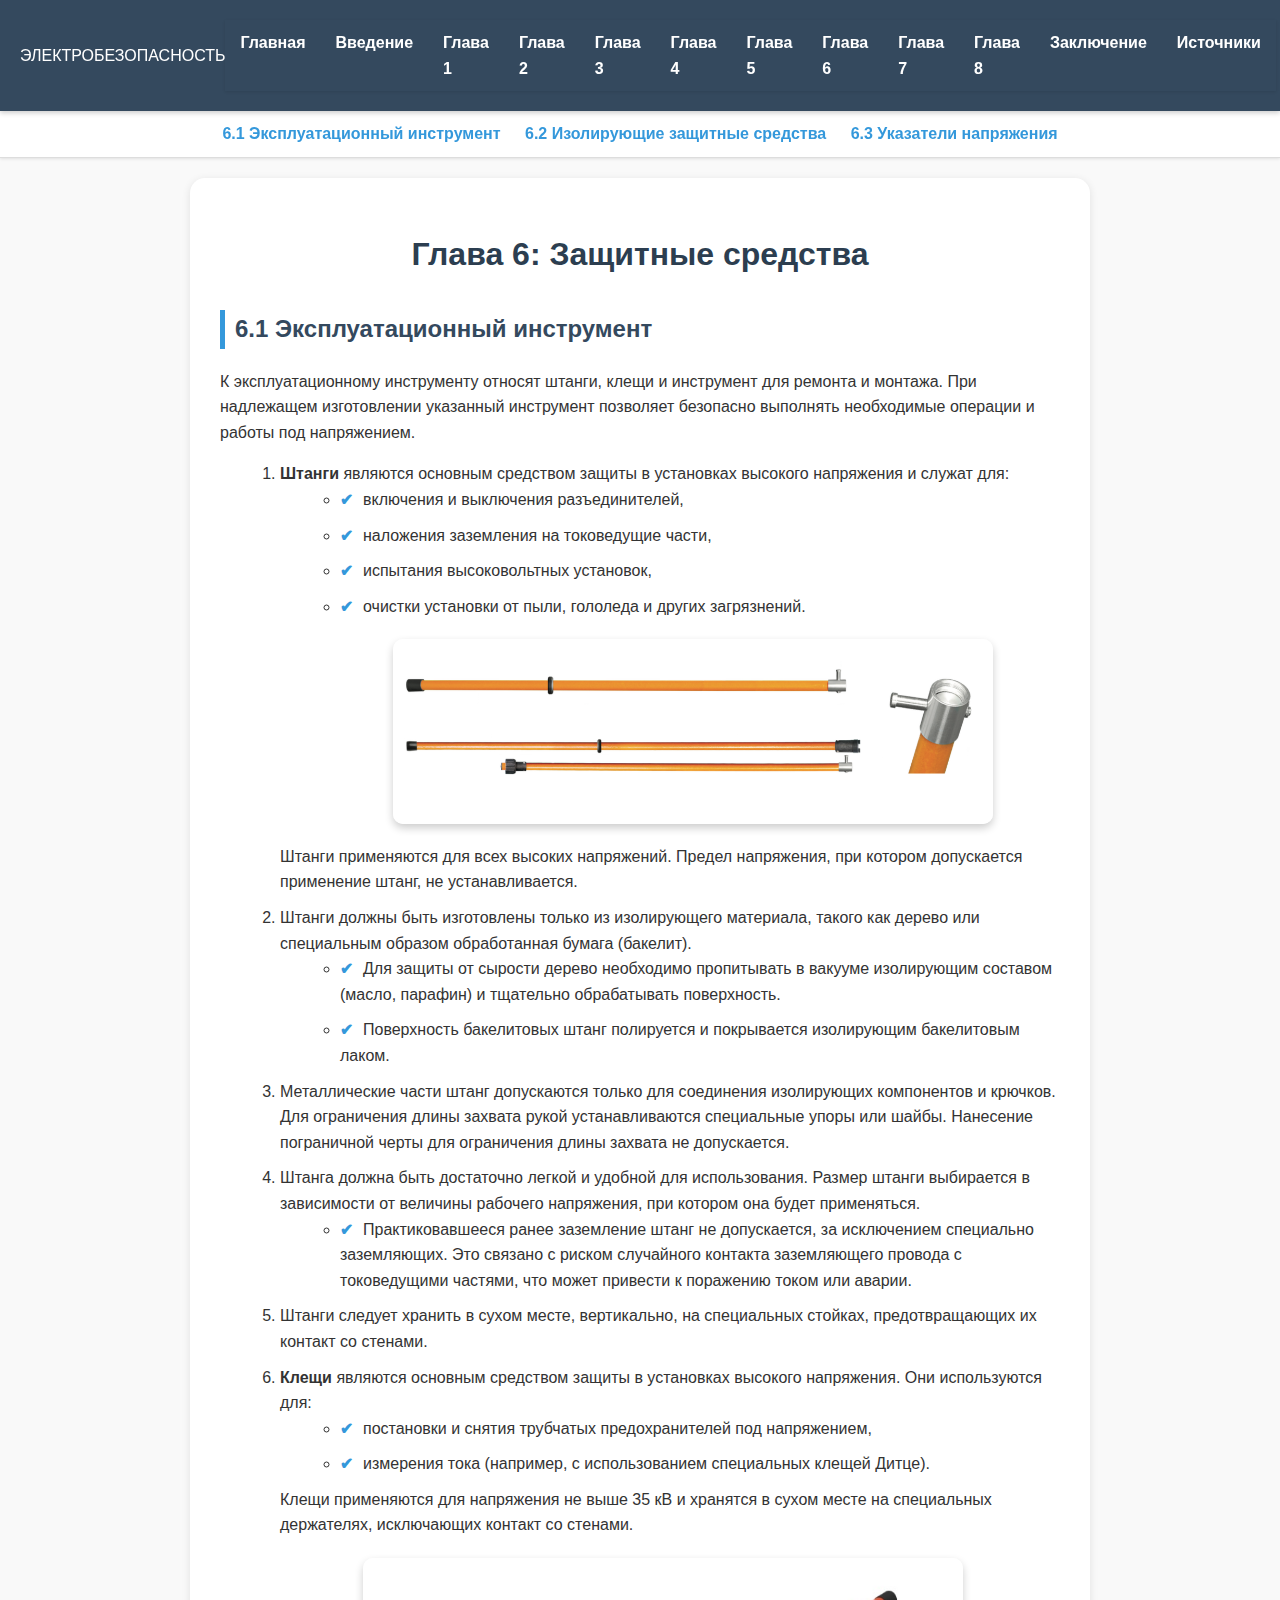
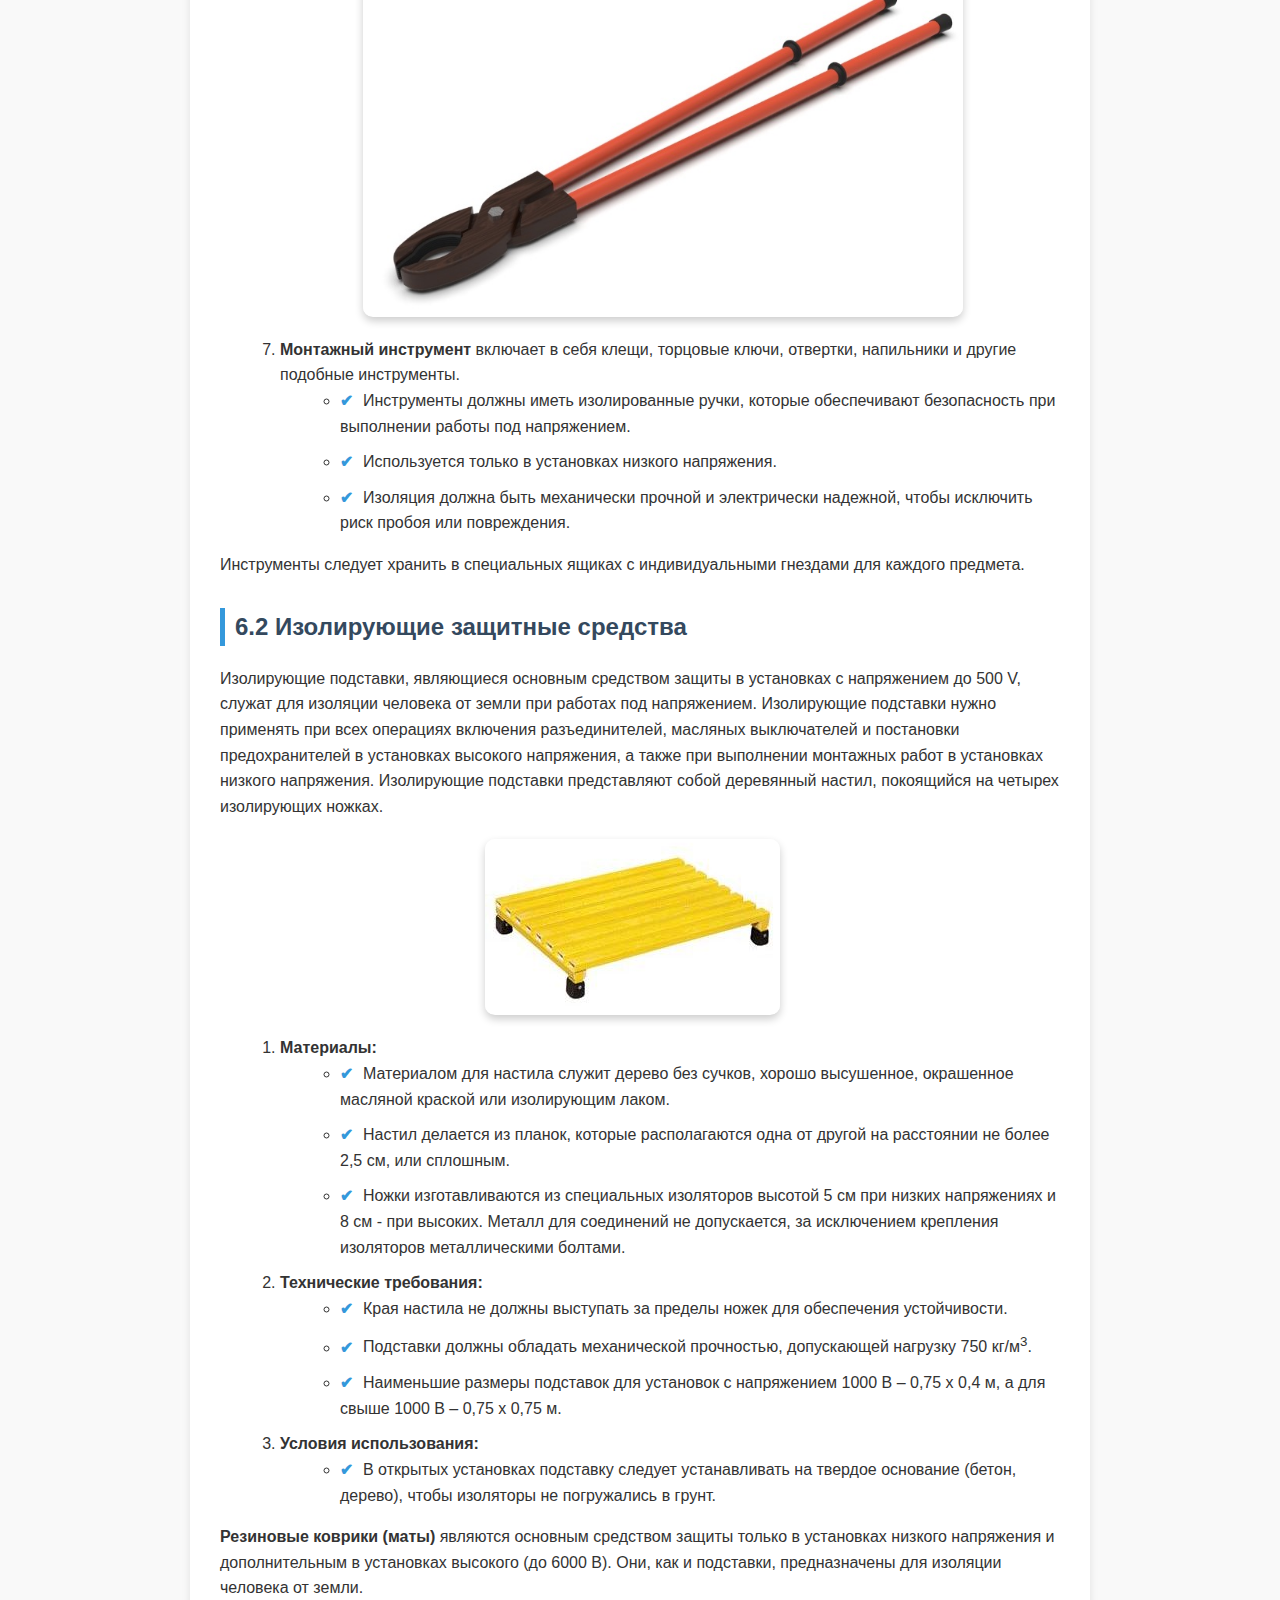
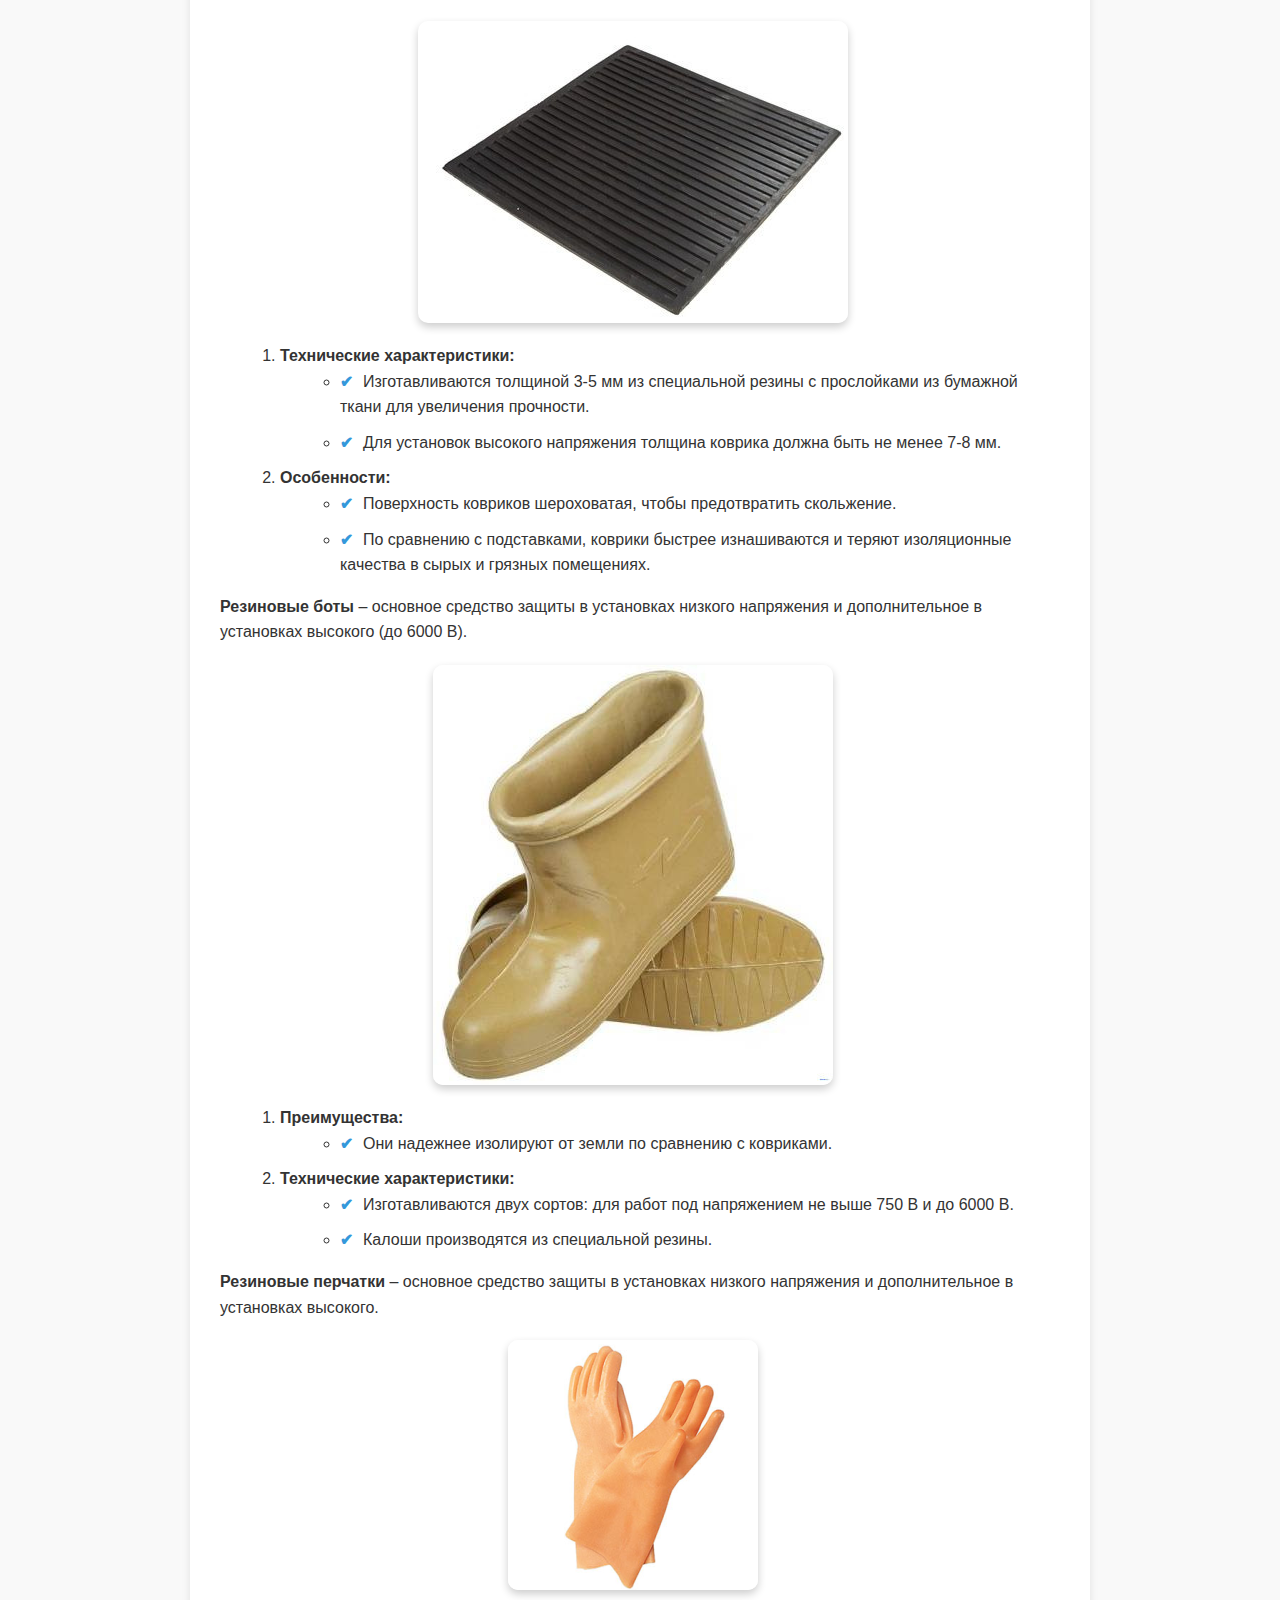
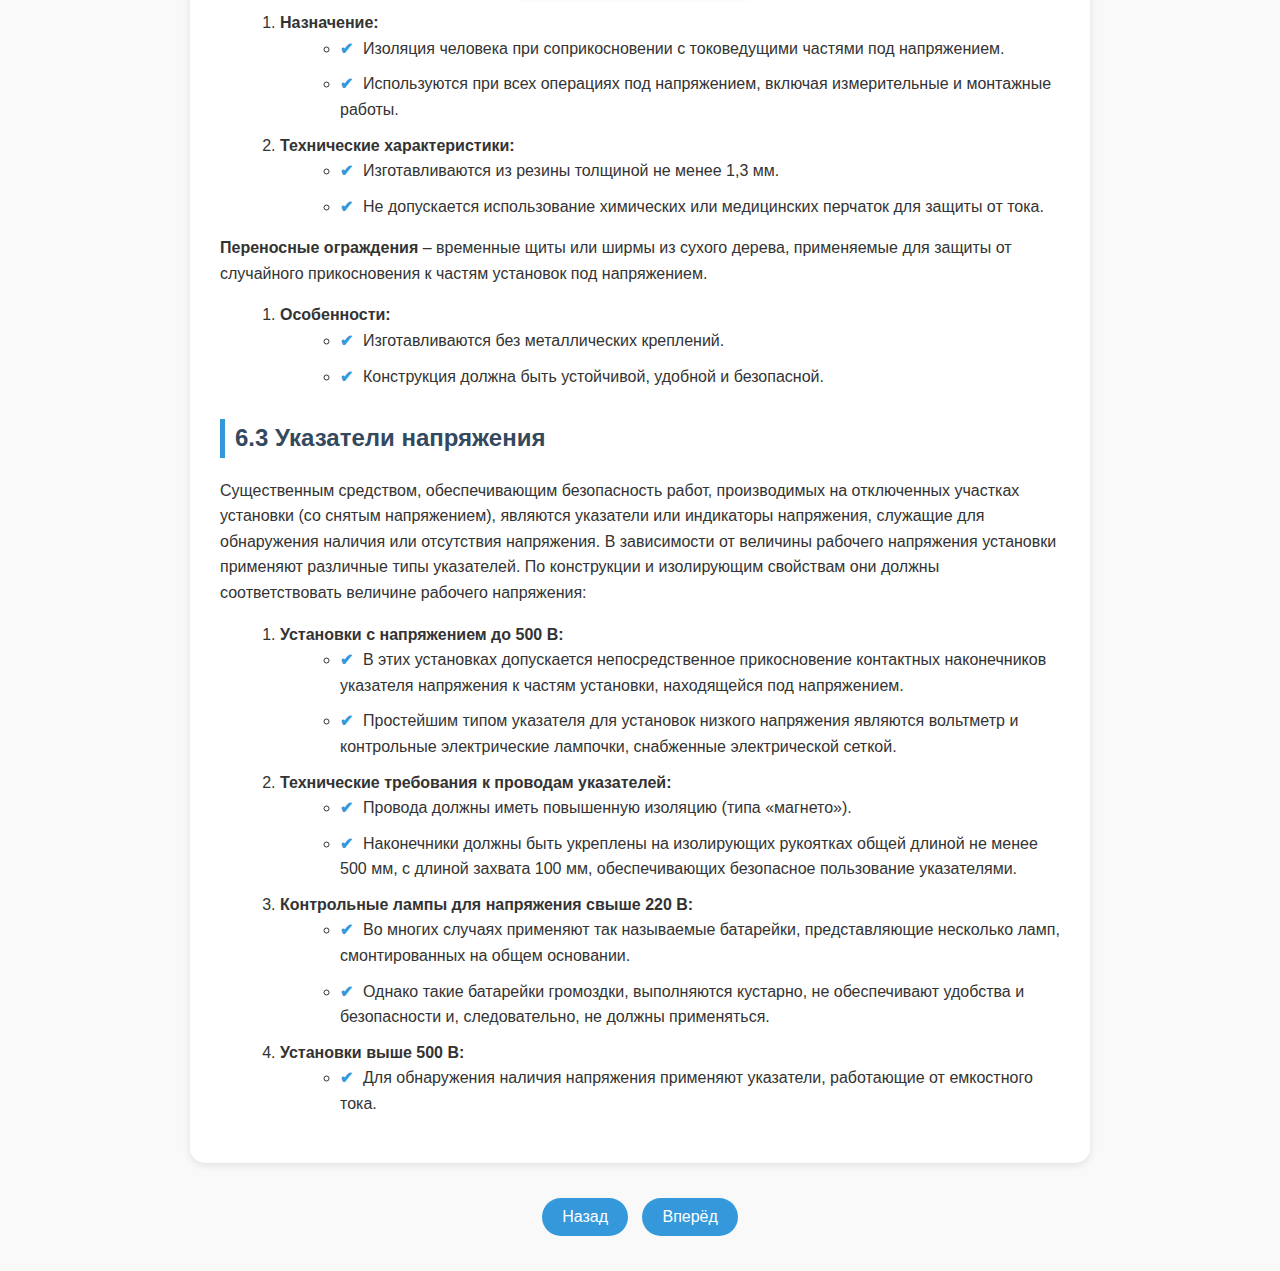
<file: chapter6.html>
<!DOCTYPE html>
<html lang="ru">

<head>
  <meta charset="UTF-8">
  <meta name="viewport" content="width=device-width, initial-scale=1.0">
  <title>Глава 6: Защитные средства</title>
  <link rel="stylesheet" href="styles.css">
</head>

<body>
  <header class="header">
    <div class="logo">ЭЛЕКТРОБЕЗОПАСНОСТЬ</div>
    <nav class="nav">
      <a href="index.html">Главная</a>
      <a href="intro.html">Введение</a>
      <a href="chapter1.html">Глава 1</a>
      <a href="chapter2.html">Глава 2</a>
      <a href="chapter3.html">Глава 3</a>
      <a href="chapter4.html">Глава 4</a>
      <a href="chapter5.html">Глава 5</a>
      <a href="chapter6.html">Глава 6</a>
      <a href="chapter7.html">Глава 7</a>
      <a href="chapter8.html">Глава 8</a>
      <a href="outro.html">Заключение</a>
      <a href="bsources.html">Источники</a>

    </nav>
  </header>

  <main>
    <!-- Навигация внутри главы -->
    <nav class="chapter-nav">
      <a href="#subchapter6-1">6.1 Эксплуатационный инструмент</a>
      <a href="#subchapter6-2">6.2 Изолирующие защитные средства</a>
      <a href="#subchapter6-3">6.3 Указатели напряжения</a>
    </nav>

    <!-- Основной контент -->
    <section class="chapter-content">
      <h1>Глава 6: Защитные средства</h1>

      <!-- Подглава 6.1 -->
      <section id="subchapter6-1">
        <h2>6.1 Эксплуатационный инструмент</h2>
        <p>К эксплуатационному инструменту относят штанги, клещи и инструмент для ремонта и монтажа. При надлежащем
          изготовлении указанный инструмент позволяет безопасно выполнять необходимые операции и работы под напряжением.
        </p>
        <ol>
          <li><strong>Штанги</strong> являются основным средством защиты в установках высокого напряжения и
            служат для:
            <ul>
              <li>включения и выключения разъединителей,</li>
              <li>наложения заземления на токоведущие части,</li>
              <li>испытания высоковольтных установок,</li>
              <li>очистки установки от пыли, гололеда и других загрязнений.</li>
              <div class="text-img"><img src="images/chapters/6.1-1.png" alt="Вид штанги"></div>
            </ul>
            Штанги применяются для всех высоких напряжений. Предел напряжения, при котором допускается применение штанг,
            не устанавливается.
          </li>
          <li>Штанги должны быть изготовлены только из изолирующего материала, такого как дерево или специальным образом
            обработанная бумага (бакелит).
            <ul>
              <li>Для защиты от сырости дерево необходимо пропитывать в вакууме изолирующим составом (масло, парафин) и
                тщательно обрабатывать поверхность.</li>
              <li>Поверхность бакелитовых штанг полируется и покрывается изолирующим бакелитовым лаком.</li>
            </ul>
          </li>
          <li>Металлические части штанг допускаются только для соединения изолирующих компонентов и крючков. Для
            ограничения длины захвата рукой устанавливаются специальные упоры или шайбы.
            Нанесение пограничной черты для ограничения длины захвата не допускается.
          </li>
          <li>Штанга должна быть достаточно легкой и удобной для использования. Размер штанги выбирается в зависимости
            от величины рабочего напряжения, при котором она будет применяться.
            <ul>
              <li>Практиковавшееся ранее заземление штанг не допускается, за исключением специально заземляющих. Это
                связано с риском случайного контакта заземляющего провода с токоведущими частями, что может привести к
                поражению током или аварии.</li>
            </ul>
          </li>
          <li>Штанги следует хранить в сухом месте, вертикально, на специальных стойках, предотвращающих их контакт со
            стенами.</li>
          <li><strong>Клещи</strong> являются основным средством защиты в установках высокого напряжения.
            Они используются для:
            <ul>
              <li>постановки и снятия трубчатых предохранителей под напряжением,</li>
              <li>измерения тока (например, с использованием специальных клещей Дитце).</li>
            </ul>
            Клещи применяются для напряжения не выше 35 кВ и хранятся в сухом месте на специальных держателях,
            исключающих контакт со стенами.
            <div class="text-img"><img src="images/chapters/6.1-2.png" alt="Вид клещей"></div>
          </li>
          <li><strong>Монтажный инструмент</strong> включает в себя клещи, торцовые ключи, отвертки, напильники и другие
            подобные инструменты.
            <ul>
              <li>Инструменты должны иметь изолированные ручки, которые обеспечивают безопасность при выполнении работы
                под напряжением.</li>
              <li>Используется только в установках низкого напряжения.</li>
              <li>Изоляция должна быть механически прочной и электрически надежной, чтобы исключить риск пробоя или
                повреждения.</li>
            </ul>
          </li>
        </ol>
        <p>Инструменты следует хранить в специальных ящиках с индивидуальными гнездами для каждого предмета.</p>



      </section>

      <!-- Подглава 6.2 -->
      <section id="subchapter6-2">
        <h2>6.2 Изолирующие защитные средства</h2>
        <p>Изолирующие подставки, являющиеся основным средством защиты в установках с напряжением до 500 V,
          служат для изоляции человека от земли при работах под напряжением. Изолирующие подставки нужно применять при
          всех операциях включения разъединителей, масляных выключателей и постановки предохранителей в установках
          высокого напряжения, а также при выполнении монтажных работ в установках низкого напряжения. Изолирующие
          подставки представляют собой деревянный настил, покоящийся на четырех изолирующих ножках.</p>
        <div class="text-img"><img src="images/chapters/6.2-4.png" alt="Изолирующие подставки"></div>
        <ol>
          <li><strong>Материалы:</strong>
            <ul>
              <li>Материалом для настила служит дерево без сучков, хорошо высушенное, окрашенное масляной краской или
                изолирующим лаком.</li>
              <li>Настил делается из планок, которые располагаются одна от другой на расстоянии не более 2,5 см, или
                сплошным.</li>
              <li>Ножки изготавливаются из специальных изоляторов высотой 5 см при низких напряжениях и 8 см - при
                высоких. Металл для соединений не допускается, за исключением крепления изоляторов металлическими
                болтами.</li>
            </ul>
          </li>
          <li><strong>Технические требования:</strong>
            <ul>
              <li>Края настила не должны выступать за пределы ножек для обеспечения устойчивости.</li>
              <li>Подставки должны обладать механической прочностью, допускающей нагрузку 750 кг/м<sup>3</sup>.</li>
              <li>Наименьшие размеры подставок для установок с напряжением 1000 В – 0,75 х 0,4 м, а для свыше 1000 В –
                0,75 x 0,75 м.</li>
            </ul>
          </li>
          <li><strong>Условия использования:</strong>
            <ul>
              <li>В открытых установках подставку следует устанавливать на твердое основание (бетон, дерево), чтобы
                изоляторы не погружались в грунт.</li>
            </ul>
          </li>
        </ol>
        <p><strong>Резиновые коврики (маты)</strong> являются основным средством защиты только в установках
          низкого напряжения и дополнительным в установках высокого (до 6000 В). Они, как и подставки, предназначены для
          изоляции человека от земли.</p>
        <div class="text-img"><img src="images/chapters/6.2-5.png" alt="Peзиновые коврики"></div>
        <ol>
          <li><strong>Технические характеристики:</strong>
            <ul>
              <li>Изготавливаются толщиной 3-5 мм из специальной резины с прослойками из бумажной ткани для увеличения
                прочности.</li>
              <li>Для установок высокого напряжения толщина коврика должна быть не менее 7-8 мм.</li>
            </ul>
          </li>
          <li><strong>Особенности:</strong>
            <ul>
              <li>Поверхность ковриков шероховатая, чтобы предотвратить скольжение.</li>
              <li>По сравнению с подставками, коврики быстрее изнашиваются и теряют изоляционные качества в сырых и
                грязных помещениях.</li>
            </ul>
          </li>
        </ol>
        <p><strong>Резиновые боты</strong> – основное средство защиты в установках низкого напряжения и
          дополнительное в установках высокого (до 6000 В).</p>
        <div class="text-img"><img src="images/chapters/6.2-6.png" alt="Peзиновые боты"></div>
        <ol>
          <li><strong>Преимущества:</strong>
            <ul>
              <li>Они надежнее изолируют от земли по сравнению с ковриками.</li>
            </ul>
          </li>
          <li><strong>Технические характеристики:</strong>
            <ul>
              <li>Изготавливаются двух сортов: для работ под напряжением не выше 750 В и до 6000 В.</li>
              <li>Калоши производятся из специальной резины.</li>
            </ul>
          </li>
        </ol>
        <p><strong>Резиновые перчатки</strong> – основное средство защиты в установках низкого напряжения и
          дополнительное в установках высокого.</p>
        <div class="text-img"><img src="images/chapters/6.2-7.png" alt="Peзиновые перчатки"></div>
        <ol>
          <li><strong>Назначение:</strong>
            <ul>
              <li>Изоляция человека при соприкосновении с токоведущими частями под напряжением.</li>
              <li>Используются при всех операциях под напряжением, включая измерительные и монтажные работы.</li>
            </ul>
          </li>
          <li><strong>Технические характеристики:</strong>
            <ul>
              <li>Изготавливаются из резины толщиной не менее 1,3 мм.</li>
              <li>Не допускается использование химических или медицинских перчаток для защиты от тока.</li>
            </ul>
          </li>
        </ol>
        <p><strong>Переносные ограждения</strong> – временные щиты или ширмы из сухого дерева, применяемые для защиты от
          случайного прикосновения к частям установок под напряжением.</p>
        <ol>
          <li><strong>Особенности:</strong>
            <ul>
              <li>Изготавливаются без металлических креплений.</li>
              <li>Конструкция должна быть устойчивой, удобной и безопасной.</li>
            </ul>
          </li>
        </ol>



      </section>

      <!-- Подглава 4.3 -->
      <section id="subchapter6-3">
        <h2>6.3 Указатели напряжения</h2>
        <p>Существенным средством, обеспечивающим безопасность работ, производимых на отключенных участках установки (со
          снятым напряжением), являются указатели или индикаторы напряжения, служащие для обнаружения наличия или
          отсутствия напряжения. В зависимости от величины рабочего напряжения установки применяют различные типы
          указателей. По конструкции и изолирующим свойствам они должны соответствовать величине рабочего напряжения:
        </p>
        <ol>
          <li><strong>Установки с напряжением до 500 В:</strong>
            <ul>
              <li>В этих установках допускается непосредственное прикосновение контактных наконечников указателя
                напряжения к частям установки, находящейся под напряжением.</li>
              <li>Простейшим типом указателя для установок низкого напряжения являются вольтметр и контрольные
                электрические лампочки, снабженные электрической сеткой.</li>
            </ul>
          </li>
          <li><strong>Технические требования к проводам указателей:</strong>
            <ul>
              <li>Провода должны иметь повышенную изоляцию (типа «магнето»).</li>
              <li>Наконечники должны быть укреплены на изолирующих рукоятках общей длиной не менее 500 мм, с длиной
                захвата 100 мм, обеспечивающих безопасное пользование указателями.</li>
            </ul>
          </li>
          <li><strong>Контрольные лампы для напряжения свыше 220 В:</strong>
            <ul>
              <li>Во многих случаях применяют так называемые батарейки, представляющие несколько ламп, смонтированных на
                общем основании.</li>
              <li>Однако такие батарейки громоздки, выполняются кустарно, не обеспечивают удобства и безопасности и,
                следовательно, не должны применяться.</li>
            </ul>
          </li>
          <li><strong>Установки выше 500 В:</strong>
            <ul>
              <li>Для обнаружения наличия напряжения применяют указатели, работающие от емкостного тока.</li>
            </ul>
          </li>
        </ol>



      </section>
    </section>

    <!-- Навигация между главами -->
    <div class="navigation">
      <button onclick="location.href='chapter5.html'">Назад</button>
      <button onclick="location.href='chapter7.html'">Вперёд</button>
    </div>
  </main>
</body>

</html>
</file>
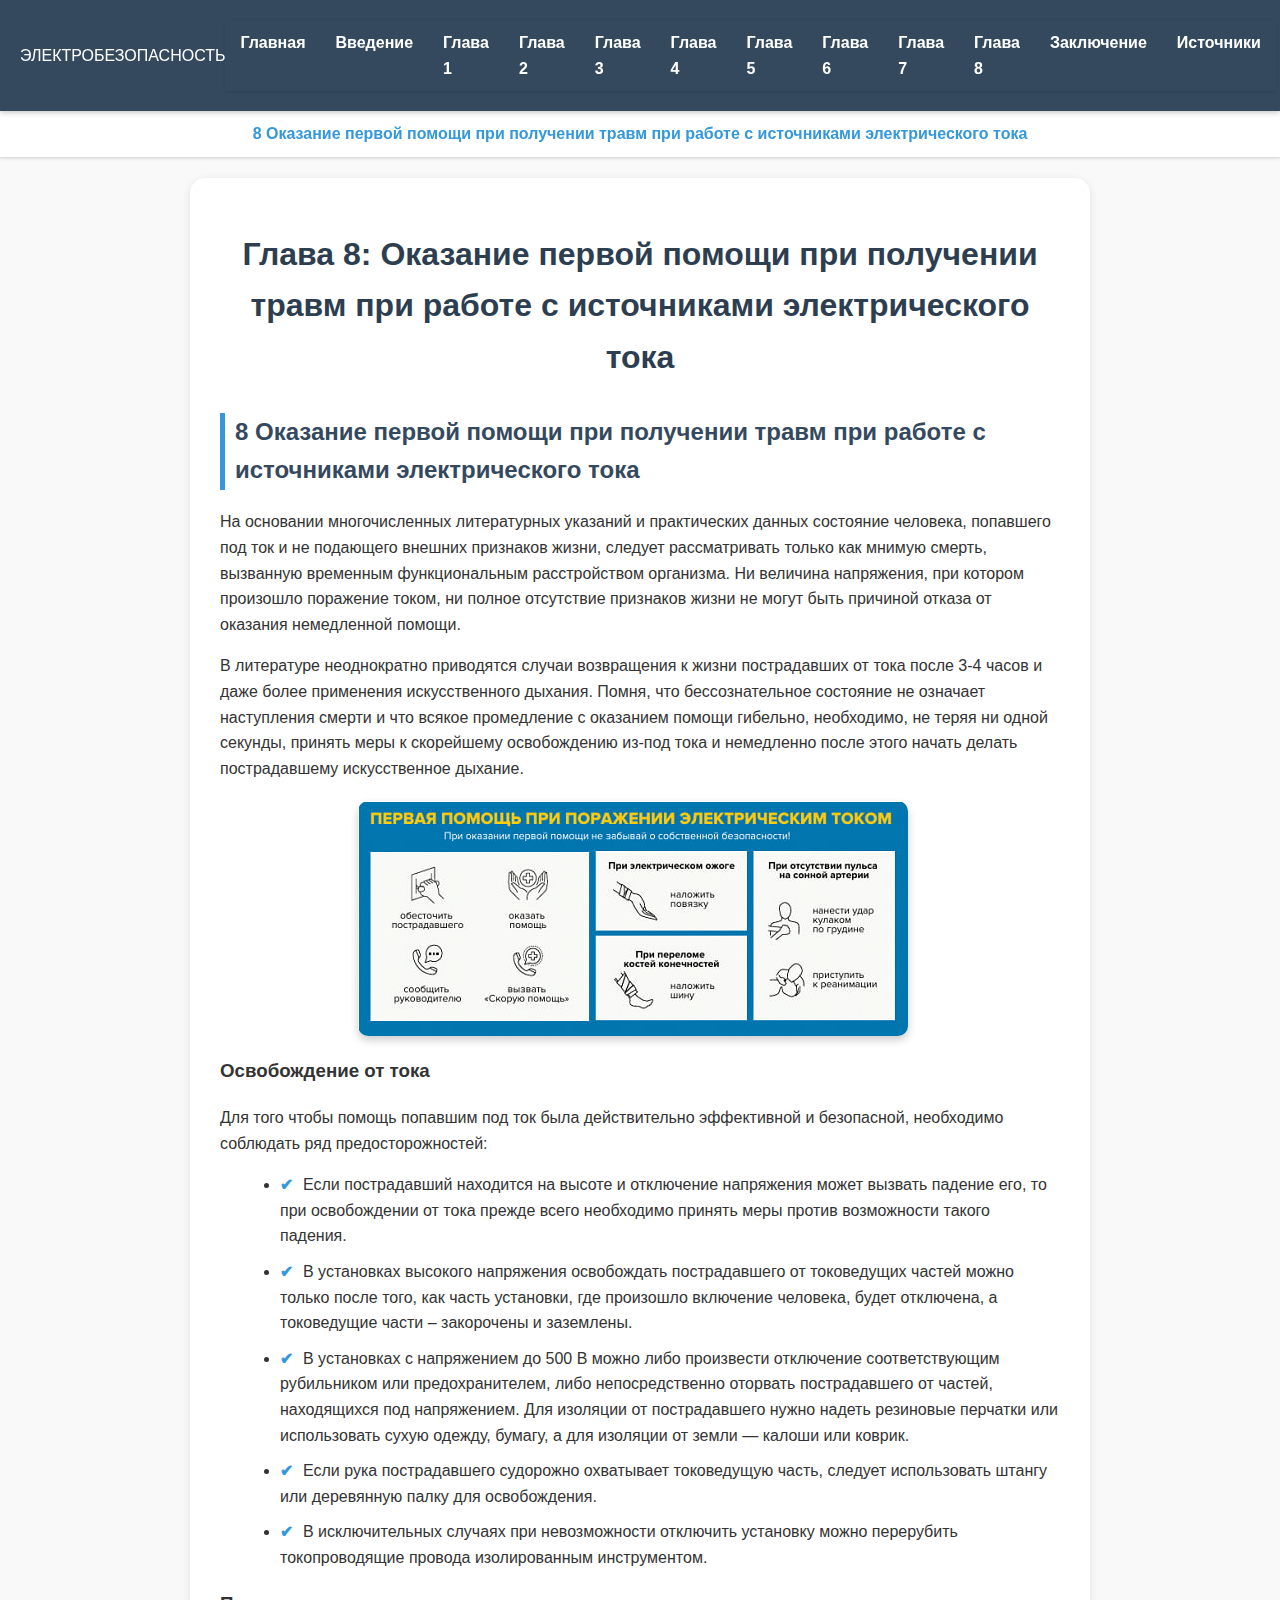
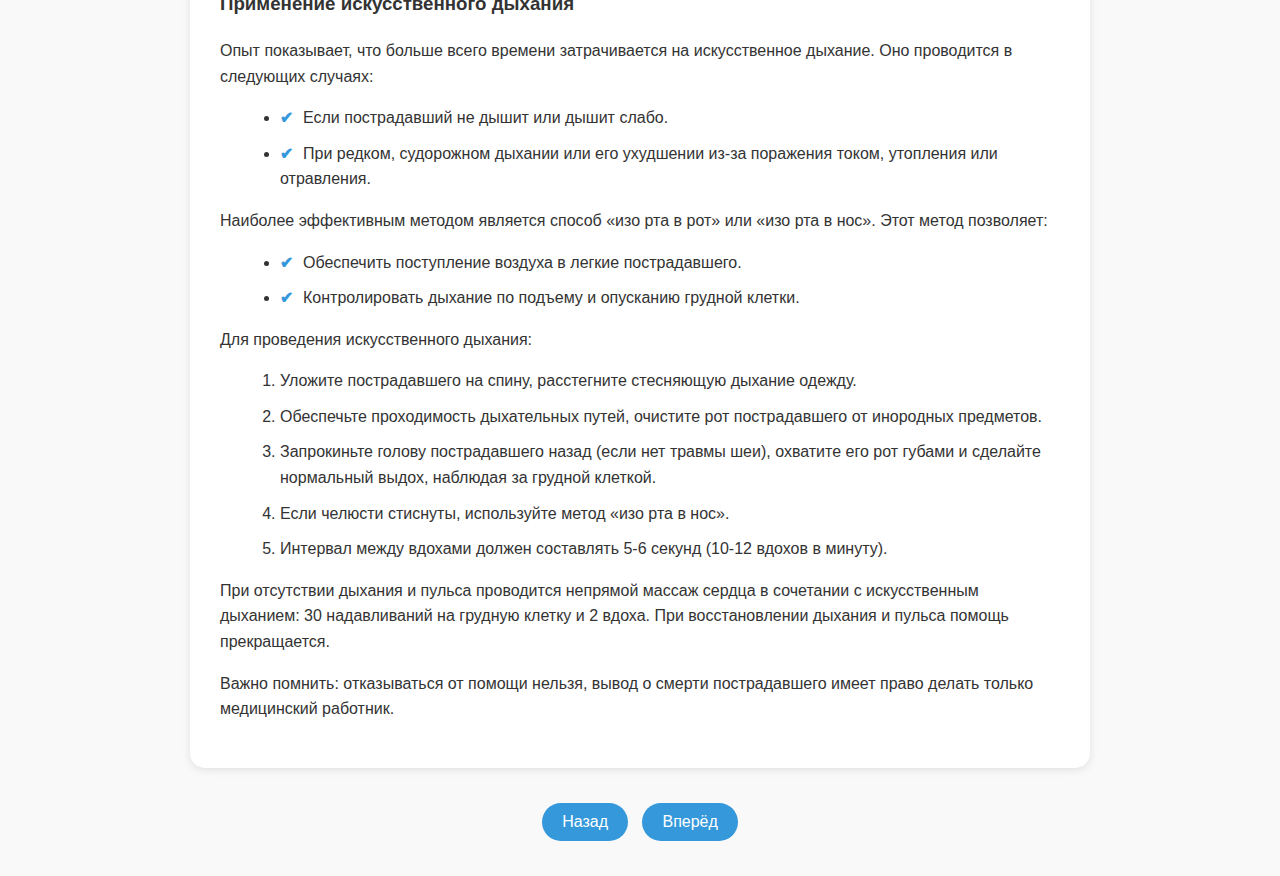
<file: chapter8.html>
<!DOCTYPE html>
<html lang="ru">

<head>
  <meta charset="UTF-8">
  <meta name="viewport" content="width=device-width, initial-scale=1.0">
  <title>Глава 8: Оказание первой помощи при получении травм при работе с источниками электрического тока</title>
  <link rel="stylesheet" href="styles.css">
</head>

<body>
  <header class="header">
    <div class="logo">ЭЛЕКТРОБЕЗОПАСНОСТЬ</div>
    <nav class="nav">
      <a href="index.html">Главная</a>
      <a href="intro.html">Введение</a>
      <a href="chapter1.html">Глава 1</a>
      <a href="chapter2.html">Глава 2</a>
      <a href="chapter3.html">Глава 3</a>
      <a href="chapter4.html">Глава 4</a>
      <a href="chapter5.html">Глава 5</a>
      <a href="chapter6.html">Глава 6</a>
      <a href="chapter7.html">Глава 7</a>
      <a href="chapter8.html">Глава 8</a>
      <a href="outro.html">Заключение</a>
      <a href="bsources.html">Источники</a>

    </nav>
  </header>

  <main>
    <!-- Навигация внутри главы -->
    <nav class="chapter-nav">
      <a href="#subchapter8">8 Оказание первой помощи при получении травм при работе с источниками электрического
        тока</a>

    </nav>

    <!-- Основной контент -->
    <section class="chapter-content">
      <h1>Глава 8: Оказание первой помощи при получении травм при работе с источниками электрического тока</h1>

      <!-- Глава 8 -->
      <section id="subchapter8">
        <h2>8 Оказание первой помощи при получении травм при работе с источниками электрического тока</h2>

        <p>На основании многочисленных литературных указаний и практических данных состояние человека, попавшего под ток
          и не подающего внешних признаков жизни, следует рассматривать только как мнимую смерть, вызванную временным
          функциональным расстройством организма. Ни величина напряжения, при котором произошло поражение током, ни
          полное отсутствие признаков жизни не могут быть причиной отказа от оказания немедленной помощи.</p>

        <p>В литературе неоднократно приводятся случаи возвращения к жизни пострадавших от тока после 3-4 часов и даже
          более применения искусственного дыхания. Помня, что бессознательное состояние не означает наступления смерти и
          что всякое промедление с оказанием помощи гибельно, необходимо, не теряя ни одной секунды, принять меры к
          скорейшему освобождению из-под тока и немедленно после этого начать делать пострадавшему искусственное
          дыхание.</p>
        <div class="text-img"><img src="images/chapters/8,1.png"></div>
        <h3>Освобождение от тока</h3>
        <p>Для того чтобы помощь попавшим под ток была действительно эффективной и безопасной, необходимо соблюдать ряд
          предосторожностей:</p>
        <ul>
          <li>Если пострадавший находится на высоте и отключение напряжения может вызвать падение его, то при
            освобождении от тока прежде всего необходимо принять меры против возможности такого падения.</li>
          <li>В установках высокого напряжения освобождать пострадавшего от токоведущих частей можно только после того,
            как часть установки, где произошло включение человека, будет отключена, а токоведущие части – закорочены и
            заземлены.</li>
          <li>В установках с напряжением до 500 В можно либо произвести отключение соответствующим рубильником или
            предохранителем, либо непосредственно оторвать пострадавшего от частей, находящихся под напряжением. Для
            изоляции от пострадавшего нужно надеть резиновые перчатки или использовать сухую одежду, бумагу, а для
            изоляции от земли — калоши или коврик.</li>
          <li>Если рука пострадавшего судорожно охватывает токоведущую часть, следует использовать штангу или деревянную
            палку для освобождения.</li>
          <li>В исключительных случаях при невозможности отключить установку можно перерубить токопроводящие провода
            изолированным инструментом.</li>
        </ul>

        <h3>Применение искусственного дыхания</h3>
        <p>Опыт показывает, что больше всего времени затрачивается на искусственное дыхание. Оно проводится в следующих
          случаях:</p>
        <ul>
          <li>Если пострадавший не дышит или дышит слабо.</li>
          <li>При редком, судорожном дыхании или его ухудшении из-за поражения током, утопления или отравления.</li>
        </ul>
        <p>Наиболее эффективным методом является способ «изо рта в рот» или «изо рта в нос». Этот метод позволяет:</p>
        <ul>
          <li>Обеспечить поступление воздуха в легкие пострадавшего.</li>
          <li>Контролировать дыхание по подъему и опусканию грудной клетки.</li>
        </ul>

        <p>Для проведения искусственного дыхания:</p>
        <ol>
          <li>Уложите пострадавшего на спину, расстегните стесняющую дыхание одежду.</li>
          <li>Обеспечьте проходимость дыхательных путей, очистите рот пострадавшего от инородных предметов.</li>
          <li>Запрокиньте голову пострадавшего назад (если нет травмы шеи), охватите его рот губами и сделайте
            нормальный выдох, наблюдая за грудной клеткой.</li>
          <li>Если челюсти стиснуты, используйте метод «изо рта в нос».</li>
          <li>Интервал между вдохами должен составлять 5-6 секунд (10-12 вдохов в минуту).</li>
        </ol>

        <p>При отсутствии дыхания и пульса проводится непрямой массаж сердца в сочетании с искусственным дыханием: 30
          надавливаний на грудную клетку и 2 вдоха. При восстановлении дыхания и пульса помощь прекращается.</p>

        <p>Важно помнить: отказываться от помощи нельзя, вывод о смерти пострадавшего имеет право делать только
          медицинский работник.</p>
      </section>
    </section>

    <!-- Навигация между главами -->
    <div class="navigation">
      <button onclick="location.href='chapter7.html'">Назад</button>
      <button onclick="location.href='outro.html'">Вперёд</button>
    </div>
  </main>
</body>

</html>
</file>
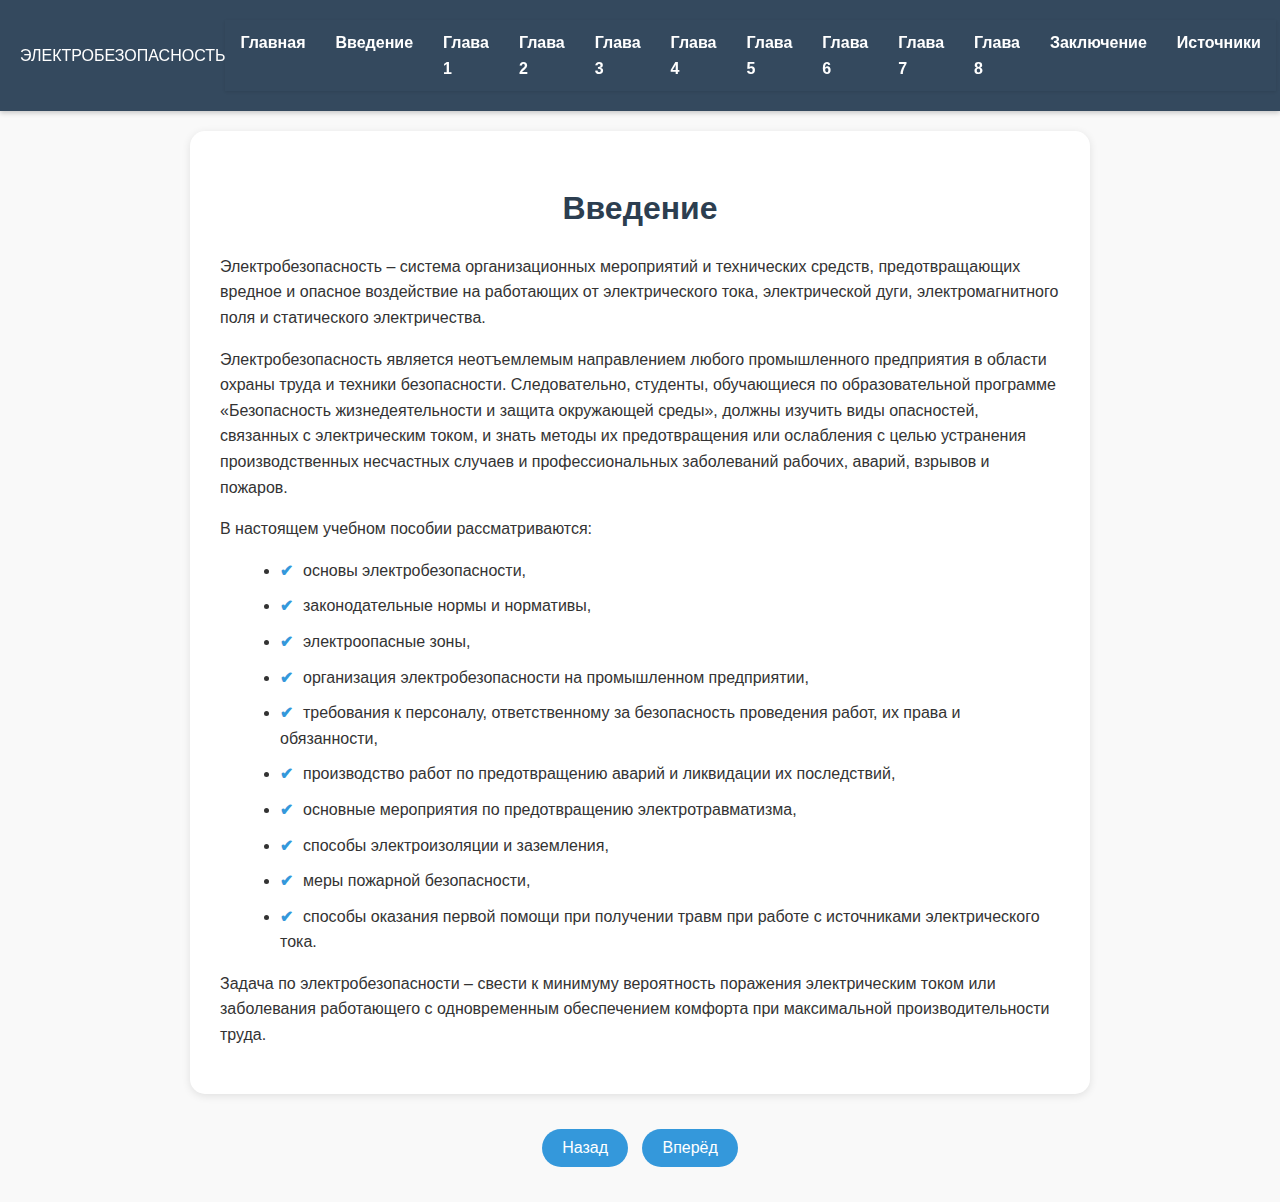
<file: intro.html>
<!DOCTYPE html>
<html lang="ru">

<head>
  <meta charset="UTF-8">
  <meta name="viewport" content="width=device-width, initial-scale=1.0">
  <title>Введение</title>
  <link rel="stylesheet" href="styles.css">
</head>

<body>
  <header class="header">
    <div class="logo">ЭЛЕКТРОБЕЗОПАСНОСТЬ</div>
    <nav class="nav">
      <a href="index.html">Главная</a>
      <a href="intro.html">Введение</a>
      <a href="chapter1.html">Глава 1</a>
      <a href="chapter2.html">Глава 2</a>
      <a href="chapter3.html">Глава 3</a>
      <a href="chapter4.html">Глава 4</a>
      <a href="chapter5.html">Глава 5</a>
      <a href="chapter6.html">Глава 6</a>
      <a href="chapter7.html">Глава 7</a>
      <a href="chapter8.html">Глава 8</a>
      <a href="outro.html">Заключение</a>
      <a href="bsources.html">Источники</a>


    </nav>
  </header>

  <main>
    <!-- Навигация внутри главы -->

    <section class="chapter-content">
      <section id="subchapter0-0">
        <h1>Введение</h1>
        <p>
          Электробезопасность – система организационных мероприятий и технических средств, предотвращающих вредное и
          опасное
          воздействие на работающих от электрического тока, электрической дуги, электромагнитного поля и статического
          электричества.
        </p>
        <p>
          Электробезопасность является неотъемлемым направлением любого промышленного предприятия в области охраны труда
          и
          техники
          безопасности. Следовательно, студенты, обучающиеся по образовательной программе «Безопасность
          жизнедеятельности
          и
          защита окружающей среды», должны изучить виды опасностей, связанных с электрическим током, и знать методы их
          предотвращения или ослабления с целью устранения производственных несчастных случаев и профессиональных
          заболеваний
          рабочих, аварий, взрывов и пожаров.
        </p>
        <p>
          В настоящем учебном пособии рассматриваются:
        </p>
        <ul>
          <li>основы электробезопасности,</li>
          <li>законодательные нормы и нормативы,</li>
          <li>электроопасные зоны,</li>
          <li>организация электробезопасности на промышленном предприятии,</li>
          <li>требования к персоналу, ответственному за безопасность проведения работ, их права и обязанности,</li>
          <li>производство работ по предотвращению аварий и ликвидации их последствий,</li>
          <li>основные мероприятия по предотвращению электротравматизма,</li>
          <li>способы электроизоляции и заземления,</li>
          <li>меры пожарной безопасности,</li>
          <li>способы оказания первой помощи при получении травм при работе с источниками электрического тока.</li>
        </ul>
        <p>
          Задача по электробезопасности – свести к минимуму вероятность поражения электрическим током или заболевания
          работающего
          с одновременным обеспечением комфорта при максимальной производительности труда.
        </p>
      </section>
    </section>

    <!-- Навигация между главами -->
    <div class="navigation">
      <button onclick="location.href='index.html'">Назад</button>
      <button onclick="location.href='chapter1.html'">Вперёд</button>
    </div>
  </main>
</body>

</html>
</file>
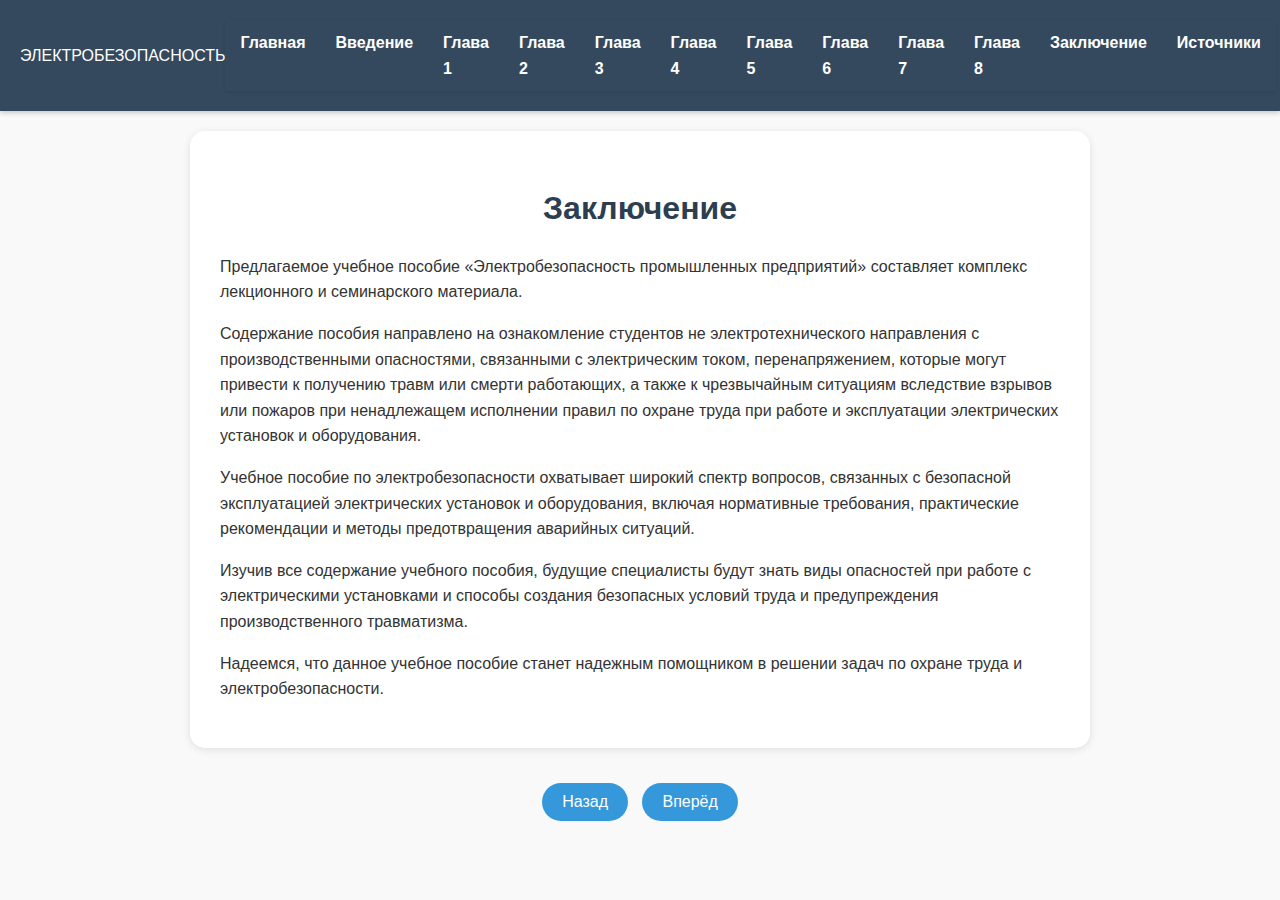
<file: outro.html>
<!DOCTYPE html>
<html lang="ru">

<head>
  <meta charset="UTF-8">
  <meta name="viewport" content="width=device-width, initial-scale=1.0">
  <title>Введение</title>
  <link rel="stylesheet" href="styles.css">
</head>

<body>
  <header class="header">
    <div class="logo">ЭЛЕКТРОБЕЗОПАСНОСТЬ</div>
    <nav class="nav">
      <a href="index.html">Главная</a>
      <a href="intro.html">Введение</a>
      <a href="chapter1.html">Глава 1</a>
      <a href="chapter2.html">Глава 2</a>
      <a href="chapter3.html">Глава 3</a>
      <a href="chapter4.html">Глава 4</a>
      <a href="chapter5.html">Глава 5</a>
      <a href="chapter6.html">Глава 6</a>
      <a href="chapter7.html">Глава 7</a>
      <a href="chapter8.html">Глава 8</a>
      <a href="outro.html">Заключение</a>
      <a href="bsources.html">Источники</a>

    </nav>
  </header>

  <main>
    <!-- Навигация внутри главы -->

    <section class="chapter-content">
      <section id="subchapter0-1">
        <h1>Заключение</h1>
        <p>
          Предлагаемое учебное пособие «Электробезопасность промышленных предприятий» составляет комплекс лекционного и
          семинарского материала.
        </p>
        <p>
          Содержание пособия направлено на ознакомление студентов не электротехнического направления с производственными
          опасностями, связанными с электрическим током, перенапряжением, которые могут привести к получению травм или
          смерти работающих, а также к чрезвычайным ситуациям вследствие взрывов или пожаров при ненадлежащем исполнении
          правил по охране труда при работе и эксплуатации электрических установок и оборудования.
        </p>
        <p>
          Учебное пособие по электробезопасности охватывает широкий спектр вопросов, связанных с безопасной
          эксплуатацией
          электрических установок и оборудования, включая нормативные требования, практические рекомендации и методы
          предотвращения аварийных ситуаций.
        </p>
        <p>
          Изучив все содержание учебного пособия, будущие специалисты будут знать виды опасностей при работе с
          электрическими
          установками и способы создания безопасных условий труда и предупреждения производственного травматизма.
        </p>
        <p>
          Надеемся, что данное учебное пособие станет надежным помощником в решении задач по охране труда и
          электробезопасности.
        </p>
      </section>
    </section>
    <!-- Навигация между главами -->
    <div class="navigation">
      <button onclick="location.href='chapter8.html'">Назад</button>
      <button onclick="location.href='bsources.html'">Вперёд</button>
    </div>
  </main>
</body>

</html>
</file>
<file: styles.css>
/* Основные стили */

* {
  box-sizing: border-box;
}



body {
  font-family: 'Arial', sans-serif;
  margin: 0;
  padding: 0;
  color: #333;
  line-height: 1.6;
  background-color: #f9f9f9;
}

/* Шапка */
.header {
  display: flex;
  justify-content: space-between;
  align-items: center;
  padding: 20px;
  background-color: #34495e;
  color: white;
  box-shadow: 0 2px 5px rgba(0, 0, 0, 0.2);
  position: sticky;
  top: 0;
  z-index: 1000;
}

.nav a {
  color: white;
  text-decoration: none;
  margin: 0 15px;
  font-weight: bold;
  transition: color 0.3s ease;
}

.nav a,
button {
  outline: none;
  /* Убирает синюю обводку при фокусе */
}

.nav a:hover {
  color: #ffcc00;
  text-decoration: underline;
}

/* Главная секция */
.home-section {
  position: relative;
  height: 100vh;
  /* Высота экрана */
  width: 100%;
  /* Ширина секции на весь экран */
  overflow: hidden;
  /* Убираем выходящие элементы */
  display: flex;
  justify-content: center;
  /* Центрируем контент по горизонтали */
  align-items: center;
  /* Центрируем контент по вертикали */
  color: white;
  background: url("images/background.jpg") no-repeat center center/cover;
  /* Фон секции */
}

.background-img {
  display: none;
  width: 100%;
  height: 100%;
  object-fit: cover;
  position: absolute;
  z-index: -1;
  filter: brightness(0.7);
}

.welcome-box {
  position: absolute;
  top: 50%;
  left: 50%;
  transform: translate(-50%, -50%);
  background-color: rgba(0, 0, 0, 0.8);
  padding: 30px 40px;
  border-radius: 15px;
  box-shadow: 0 4px 10px rgba(0, 0, 0, 0.5);
}

button {
  display: inline-block;
  text-align: center;
  padding: 12px 25px;
  margin: 10px auto;
  /* Центровка кнопки */
  border: none;
  background-color: #3498db;
  color: white;
  border-radius: 25px;
  font-size: 16px;
  cursor: pointer;
  transition: all 0.3s ease;
}

button:hover {
  background-color: #2980b9;
  transform: scale(1.05);
}

button:focus {
  outline: none;
}

/* Секция содержания и авторов */
.content-section,
.authors-section {
  padding: 40px;
  background-color: #f4f4f4;
  border-radius: 15px;
  margin: 20px auto;
  max-width: 800px;
  box-shadow: 0 2px 5px rgba(0, 0, 0, 0.1);
}

.content-section ul li a {
  text-decoration: none;
  /* Убирает подчеркивание */
  display: inline-block;
  /* Устанавливает ссылки как блочные элементы для выравнивания */
  color: #3498db;
  /* Цвет текста ссылки */
  padding: 10px;
  /* Добавляем внутренний отступ */
  border-radius: 5px;
  /* Закругляем углы */
  transition: background-color 0.3s ease, color 0.3s ease;
}

.content-section ul li a:hover {
  background-color: #e8f4ff;
  /* Цвет фона при наведении */
  color: #ff6600;
  /* Цвет текста при наведении */
}

.content-section ul {
  list-style: none;
  padding: 0;
}

.content-section li {
  margin: 15px 0;
  padding: 15px;
  background-color: #ffffff;
  border: 2px solid #ddd;
  border-radius: 10px;
  transition: all 0.3s ease;
  display: flex;
  align-items: center;
}

.content-section li:hover {
  background-color: #e8f4ff;
  border-color: #3498db;
}

.content-section li::before {
  content: "•";
  color: #3498db;
  font-size: 20px;
  margin-right: 10px;
}

/* Подглавы */
.chapter-nav {
  background-color: #ffffff;
  padding: 10px 15px;
  text-align: center;
  border-bottom: 1px solid #ddd;
  margin-bottom: 20px;
}

.chapter-nav a {
  margin: 0 15px;
  color: #3498db;
  text-decoration: none;
  font-size: 18px;
  font-weight: bold;
  transition: color 0.3s ease, transform 0.3s ease;
}

.chapter-nav a:hover {
  color: #ff6600;
  transform: scale(1.1);
}

/* Основной контент главы */
.chapter-content {
  padding: 30px;
  max-width: 900px;
  margin: 20px auto;
  background-color: #ffffff;
  border-radius: 15px;
  box-shadow: 0 2px 8px rgba(0, 0, 0, 0.1);
}

.chapter-content h1 {
  text-align: center;
  color: #2c3e50;
  margin-bottom: 20px;
}

.chapter-content h2 {
  margin-top: 30px;
  color: #34495e;
  border-left: 5px solid #3498db;
  padding-left: 10px;
}

.chapter-content ul,
.chapter-content ol {
  margin-left: 20px;
}

.chapter-content ul li,
.chapter-content ol li {
  margin-bottom: 10px;
}

.chapter-content ul li::before {
  content: "✔";
  color: #3498db;
  margin-right: 10px;
  font-weight: bold;
}

/* Навигация между главами */
.navigation {
  text-align: center;
  margin: 30px 0;
}

.navigation button {
  padding: 10px 20px;
  margin: 5px;
  background-color: #3498db;
  color: white;
  border: none;
  border-radius: 25px;
  cursor: pointer;
  font-size: 16px;
  transition: all 0.3s ease;
}

.navigation button:hover {
  background-color: #2980b9;
  transform: scale(1.1);
}

/* Закрепление <nav> внутри <header> */
.nav {
  display: flex;
  justify-content: center;
  background-color: #34495e;
  position: sticky;
  top: 0;
  /* Закрепляем под верхней границей */
  z-index: 999;
  /* Приоритет выше основного контента */
  padding: 10px 0;
  box-shadow: 0 1px 3px rgba(0, 0, 0, 0.1);
}

/* Липкая навигация для подглав */
.chapter-nav {
  position: sticky;
  top: 70px;
  /* Оставляем пространство для основного меню */
  z-index: 998;
  /* Чуть ниже основного меню */
  background-color: #ffffff;
  padding: 10px 15px;
  border-bottom: 1px solid #ddd;
  margin-bottom: 20px;
  box-shadow: 0 1px 3px rgba(0, 0, 0, 0.1);
  text-align: center;
}

/* Ссылки для .chapter-nav */
.chapter-nav a {
  margin: 0 10px;
  color: #3498db;
  text-decoration: none;
  font-size: 16px;
  font-weight: bold;
  transition: color 0.3s ease, transform 0.3s ease;
}

.chapter-nav a:hover {
  color: #ff6600;
  transform: scale(1.05);
}

/* Стили для списка внутри контента */
.content-section ul {
  list-style: none;
  /* Убираем стандартные маркеры */
  padding-left: 20px;
}

.content-section ul li {
  position: relative;
  margin-bottom: 10px;
  padding-left: 25px;
  /* Отступ для пользовательского маркера */
}

.content-section ul li::before {
  content: "•";
  position: absolute;
  left: 0;
  color: #3498db;
  font-size: 20px;
}


.text-img {
  display: flex;
  align-items: center;
  justify-content: center;
  margin: 20px 0;
}

/* Изображение с ограничением размеров */
.text-img img {
  max-width: 100%;
  /* Изображение адаптируется по ширине контейнера */
  max-height: 500px;
  /* Максимальная высота */
  width: auto;
  /* Автоматическая ширина для сохранения пропорций */
  height: auto;
  /* Автоматическая высота для сохранения пропорций */
  object-fit: contain;
  /* Гарантирует, что изображение впишется в заданные размеры */
  border-radius: 10px;
  /* Закругленные углы */
  box-shadow: 0 4px 8px rgba(0, 0, 0, 0.2);
  /* Легкая тень */
  margin-right: 15px;
  /* Отступ справа для текста */
}

/* Ограничение размеров в пикселях */
.text-img img {
  max-width: 600px;
  /* Максимальная ширина */
  max-height: 500px;
  /* Максимальная высота */
}
</file>
